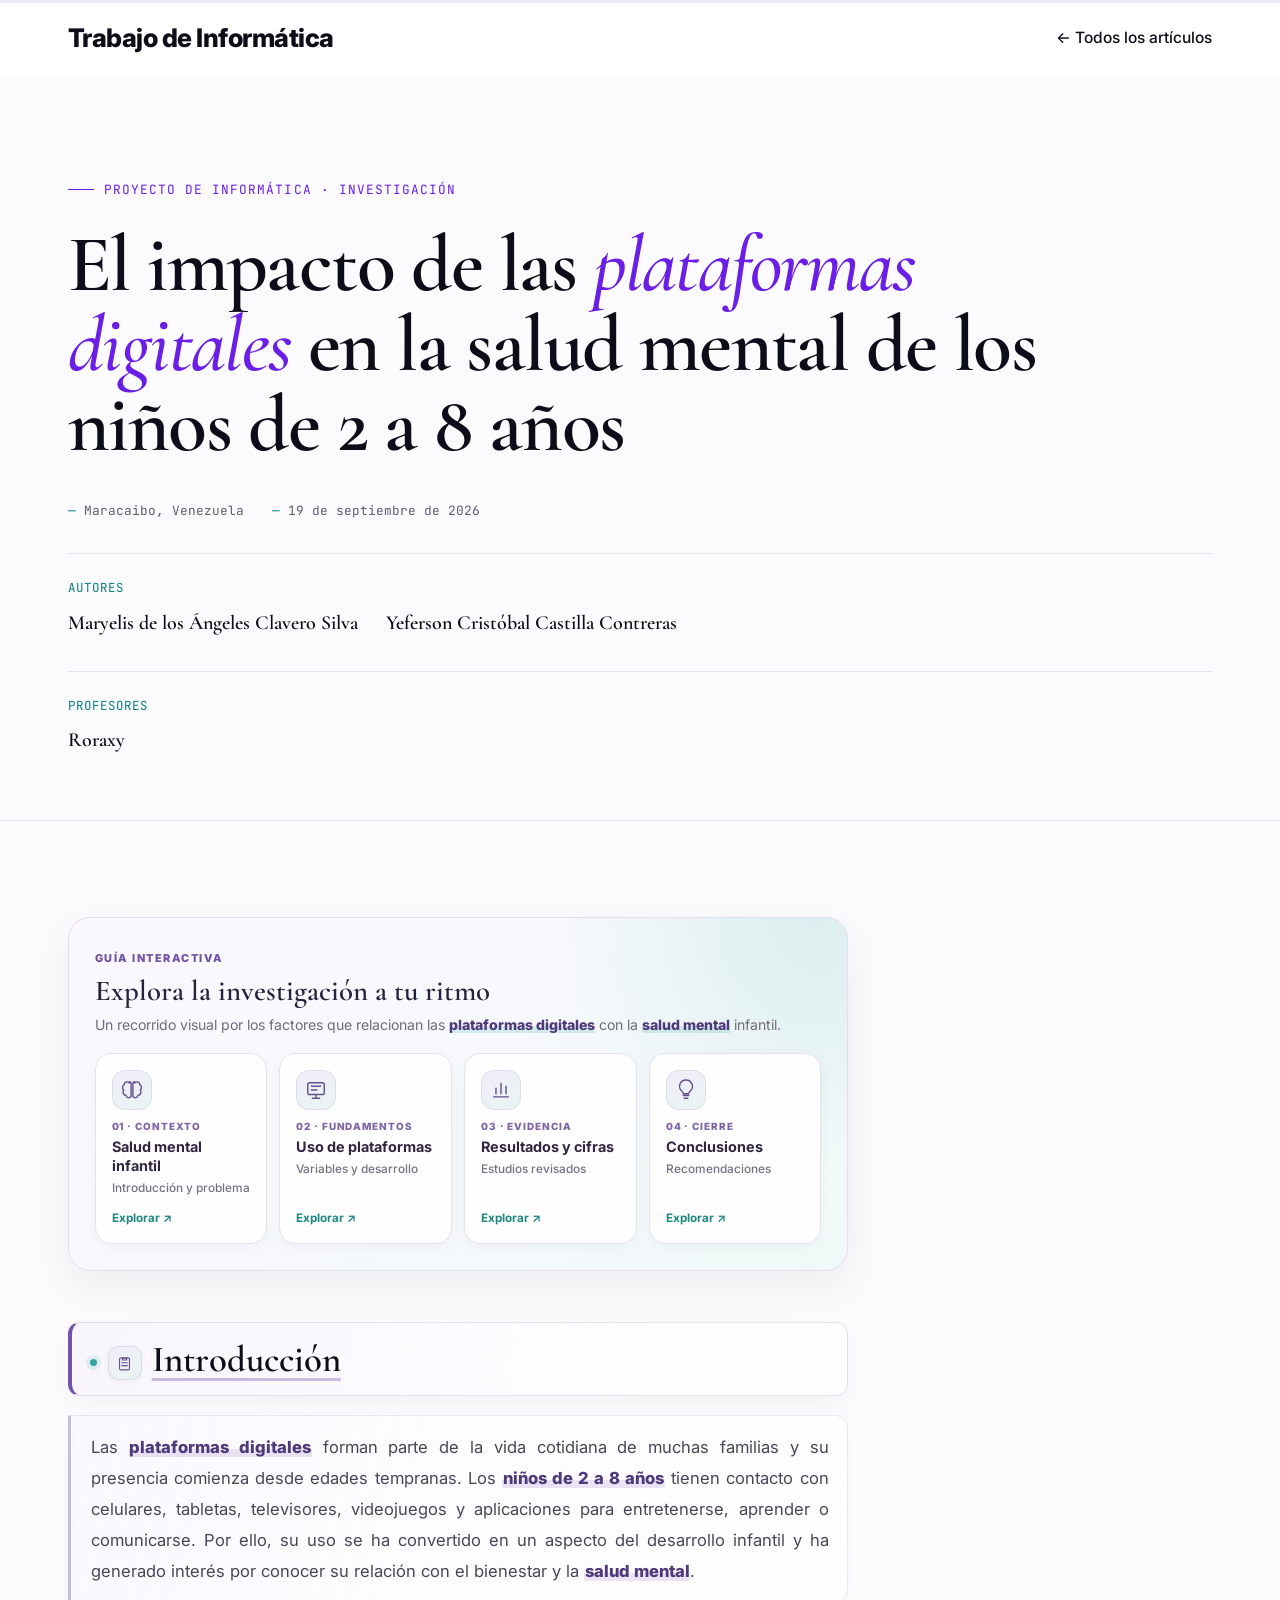
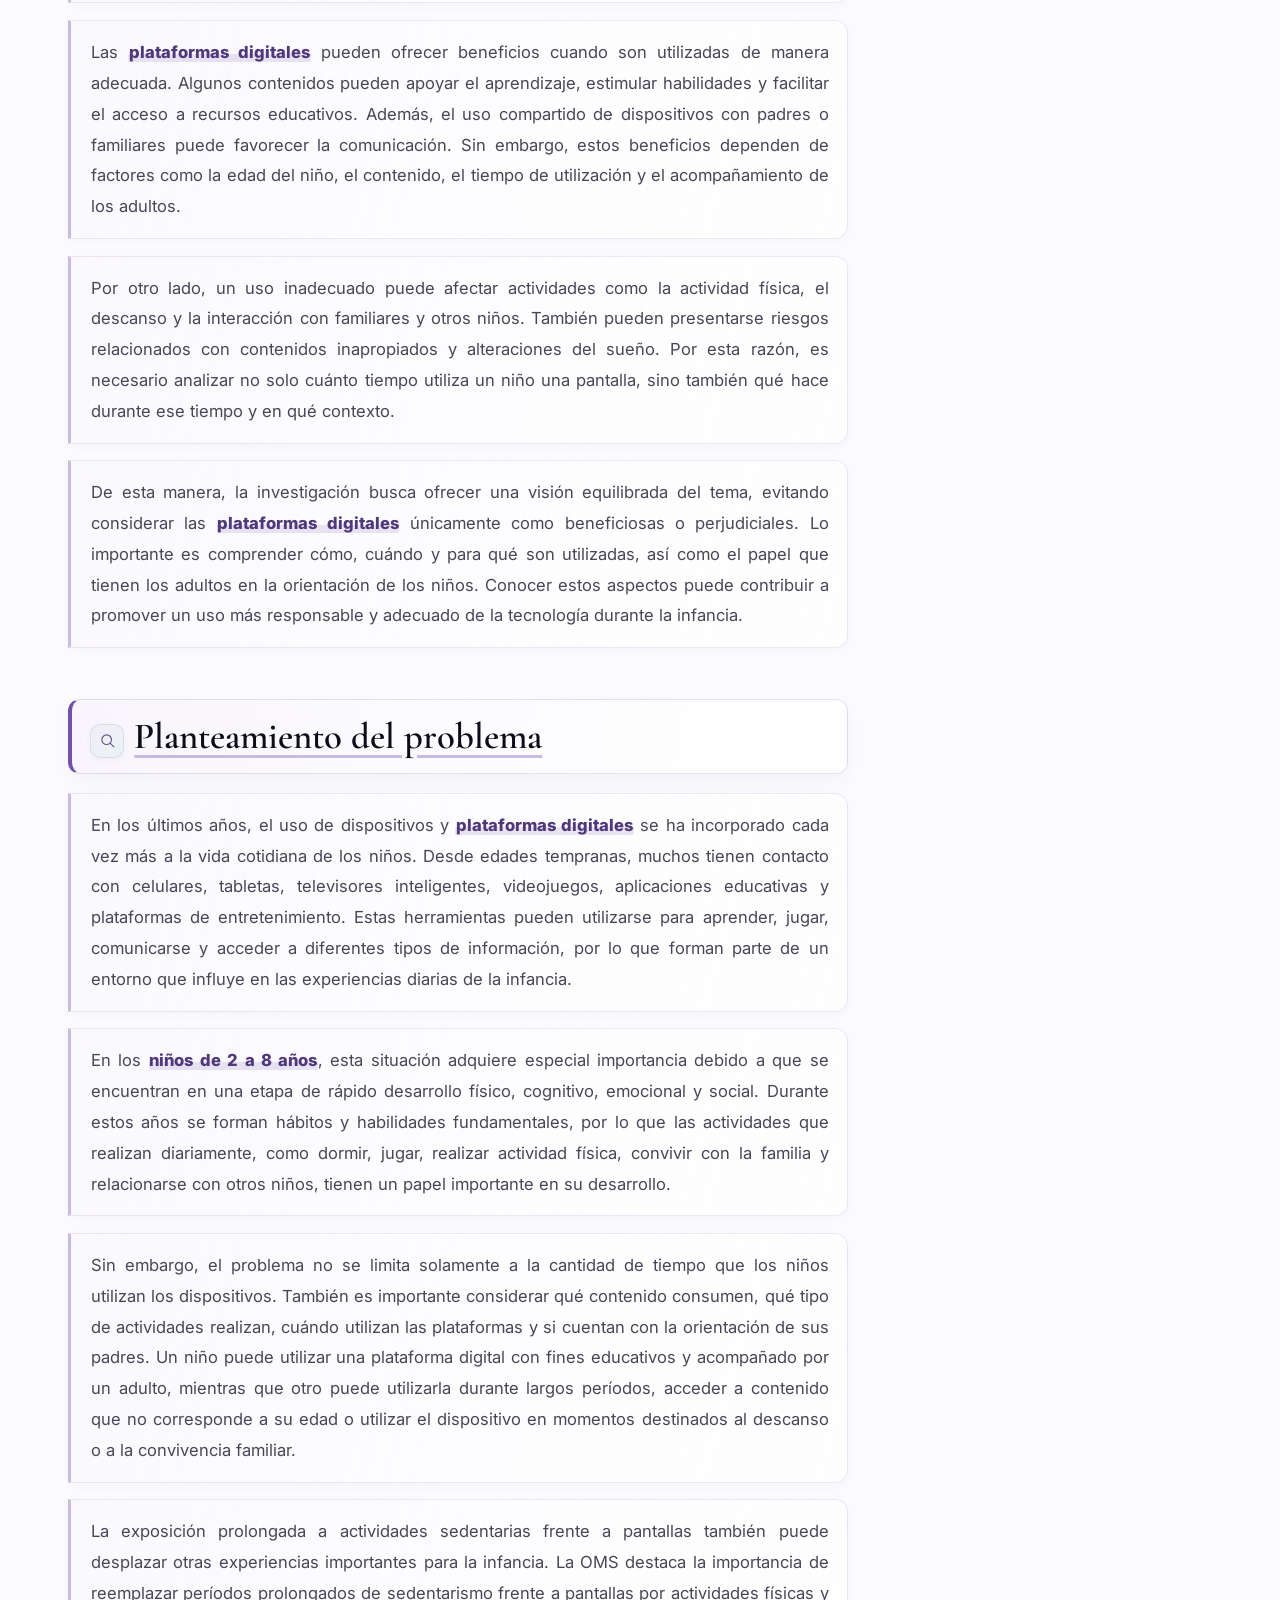
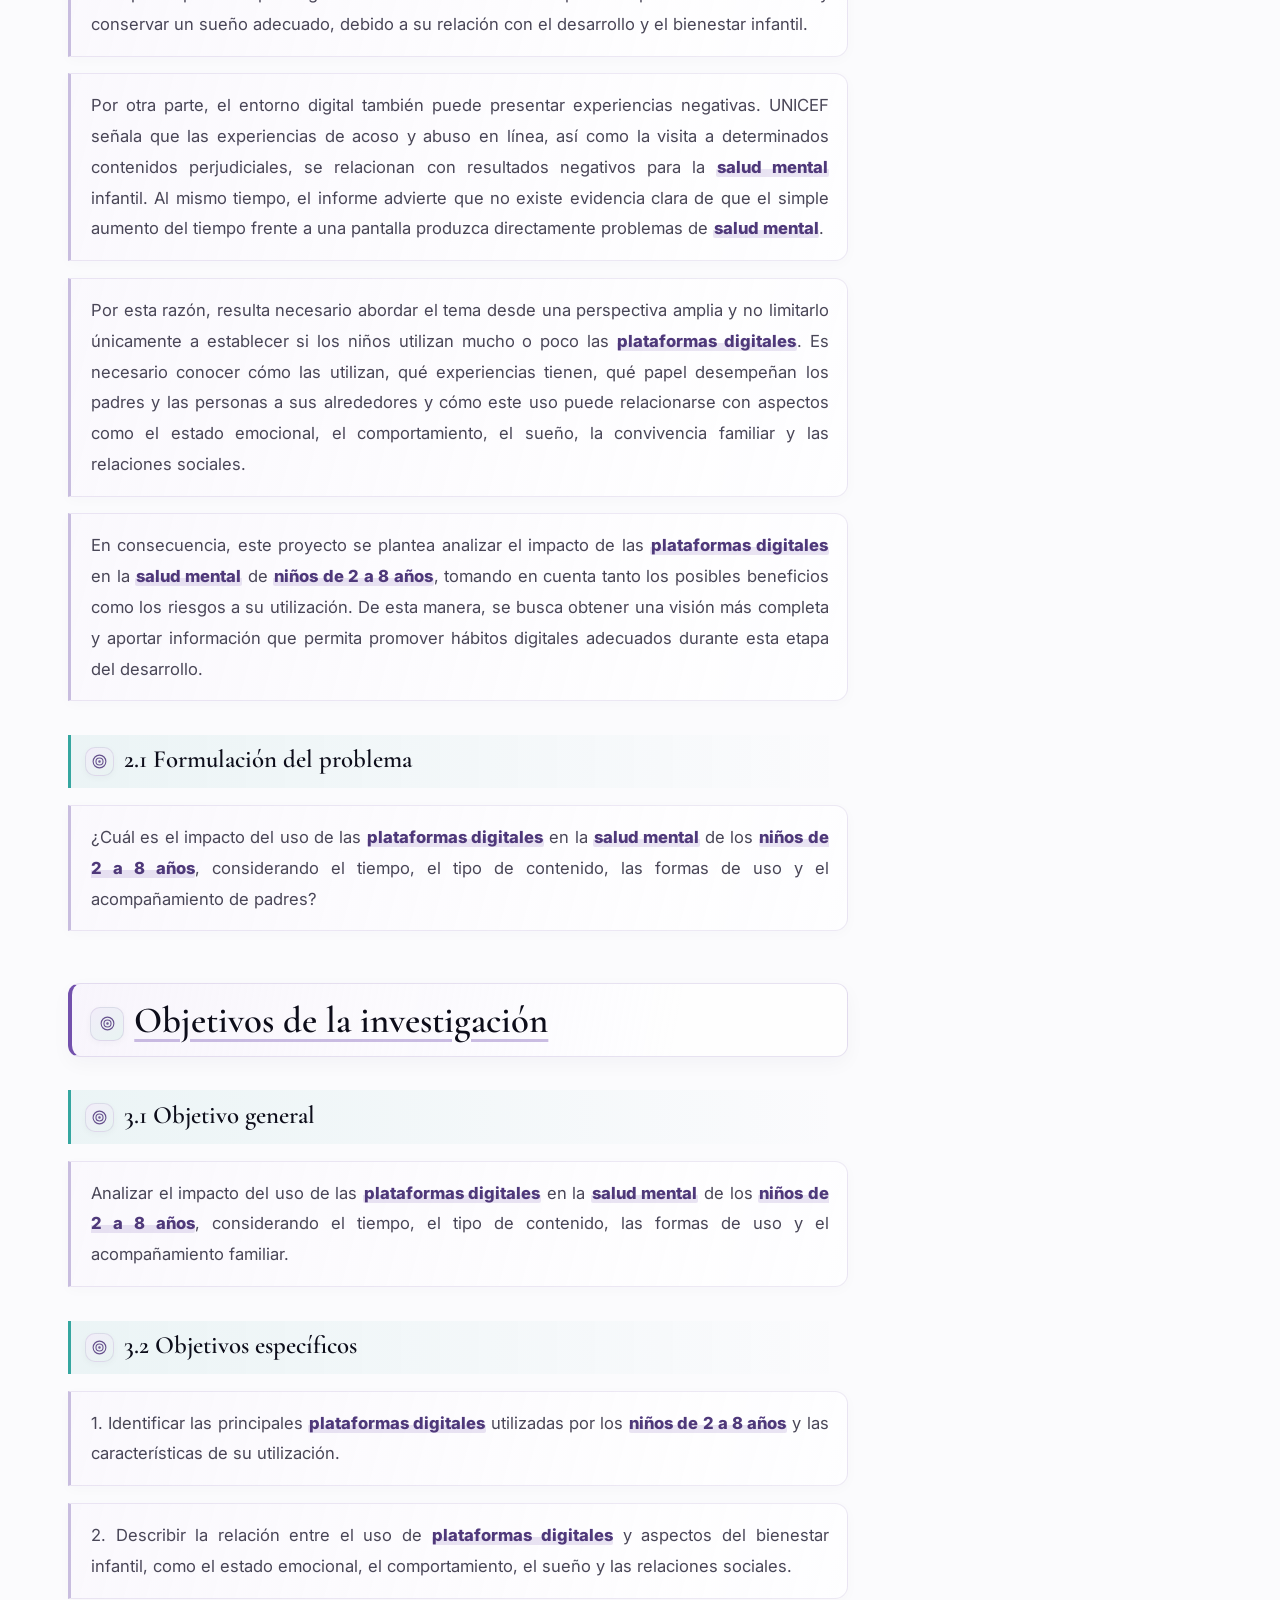
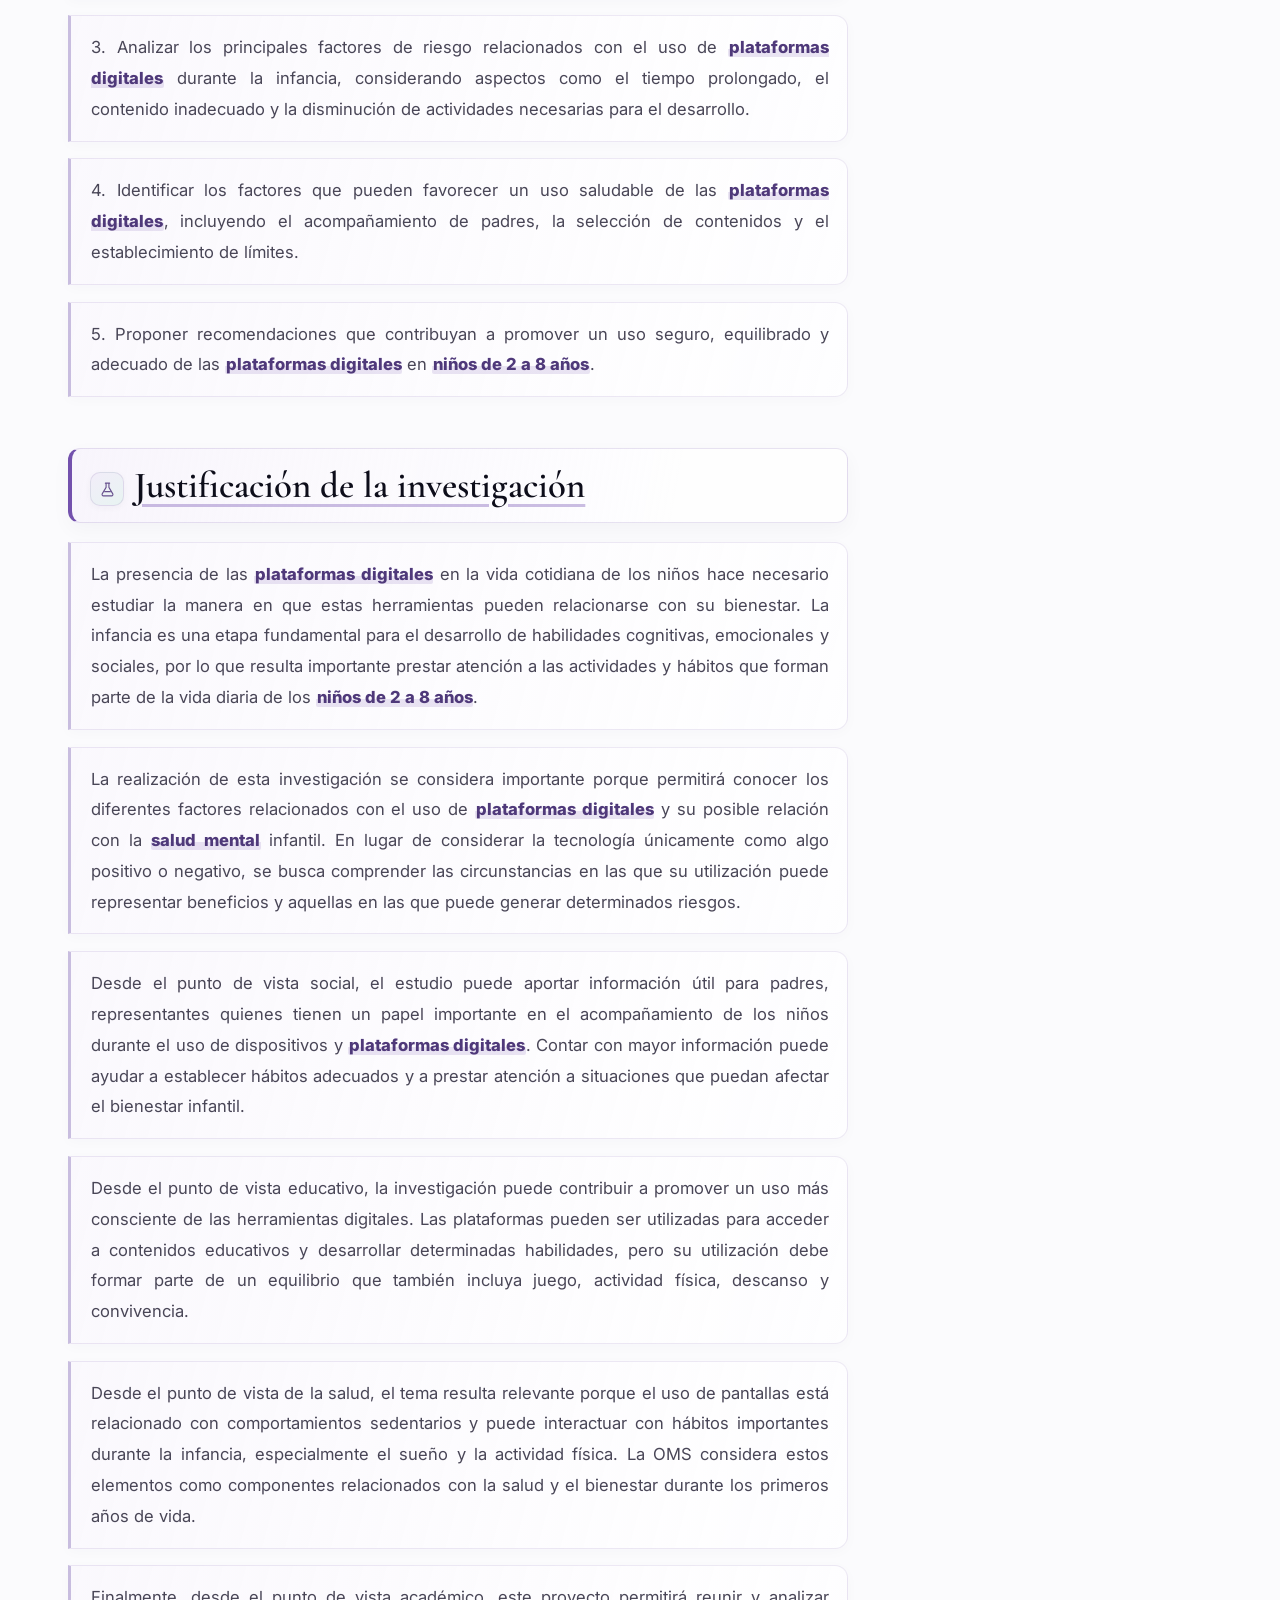
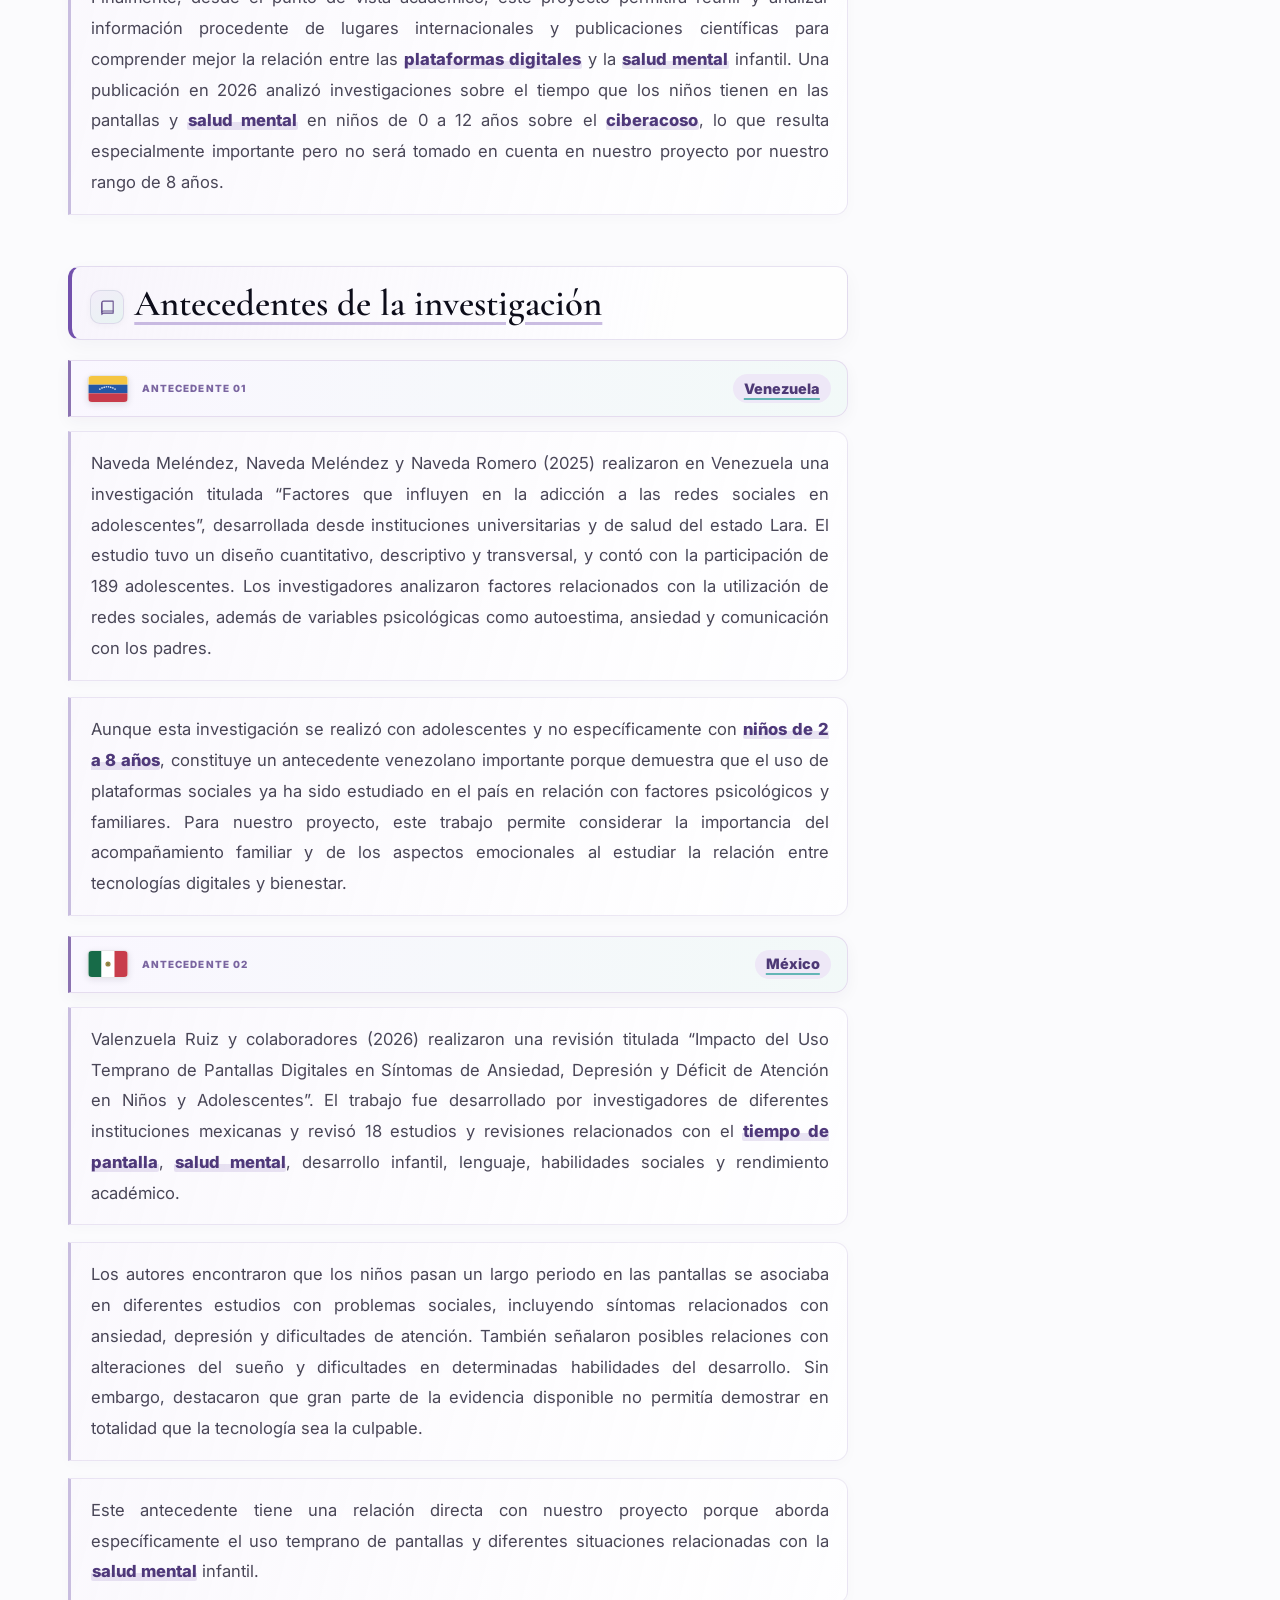
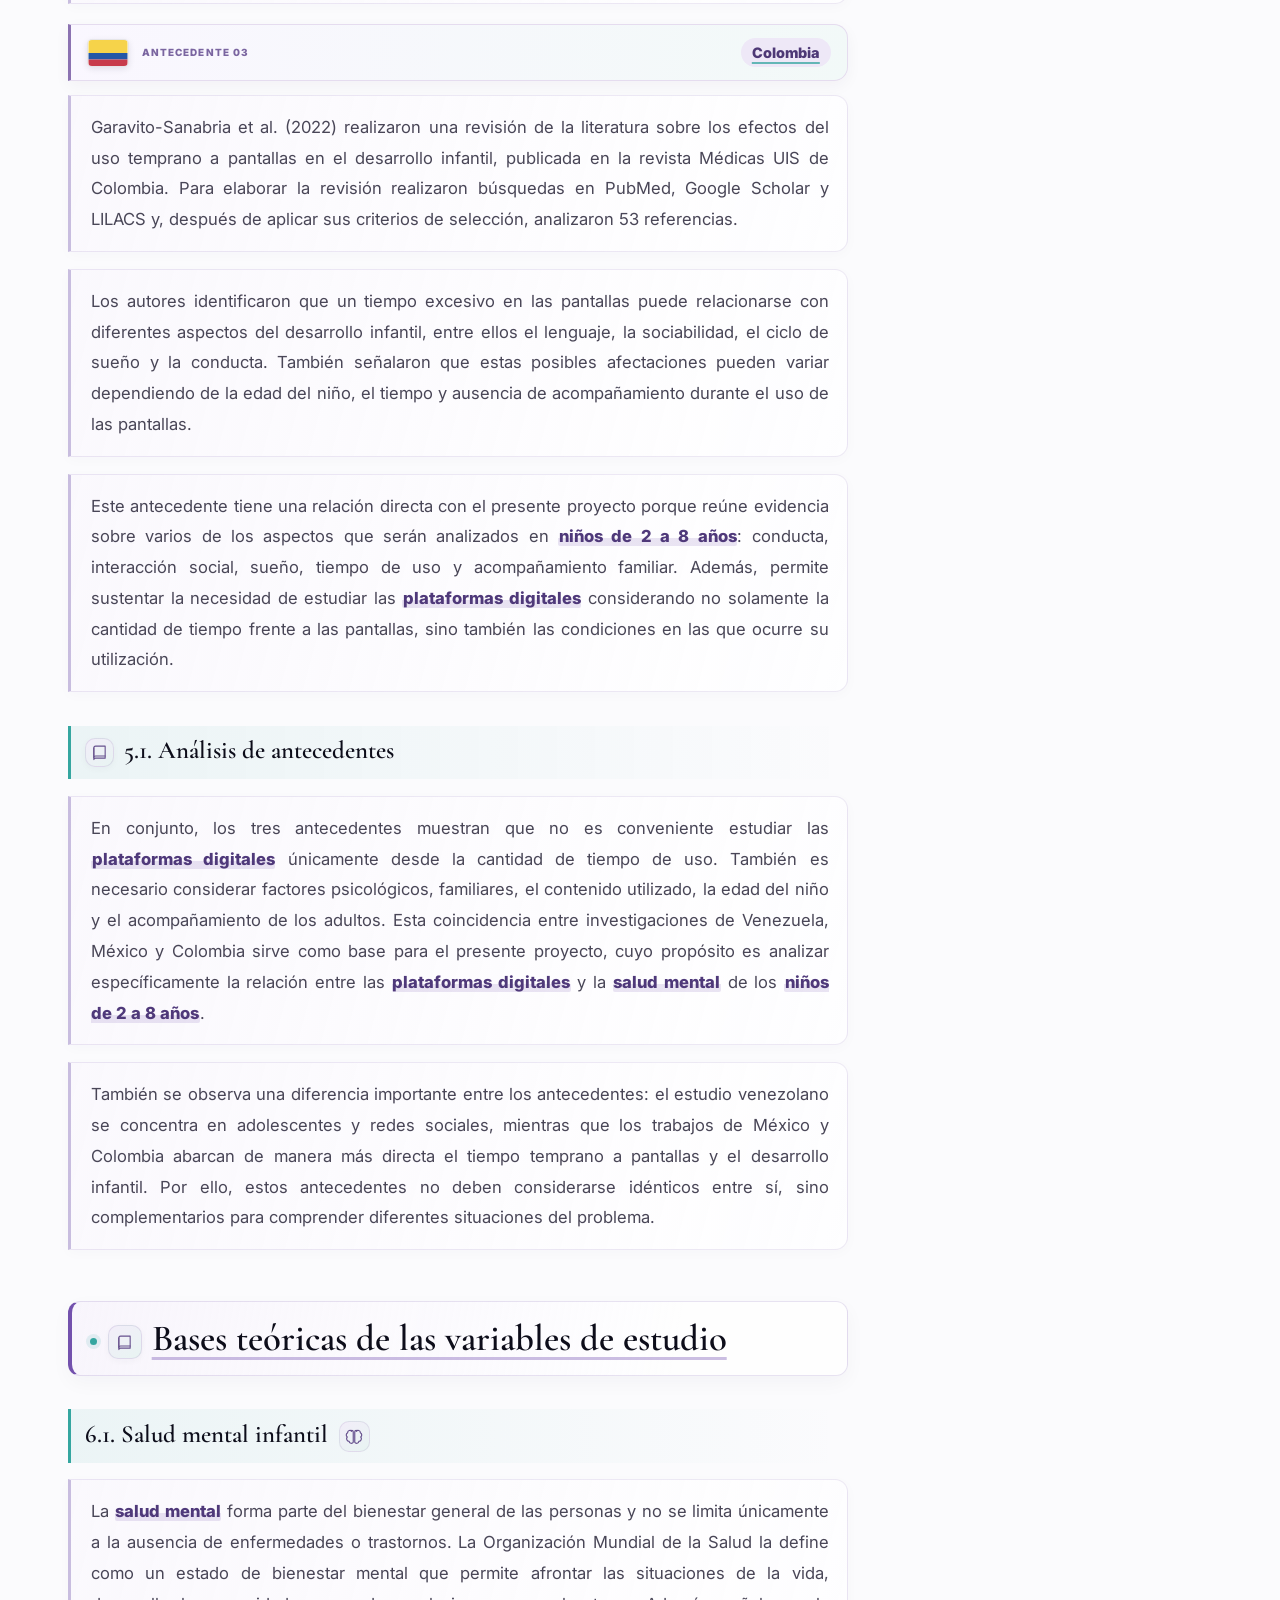
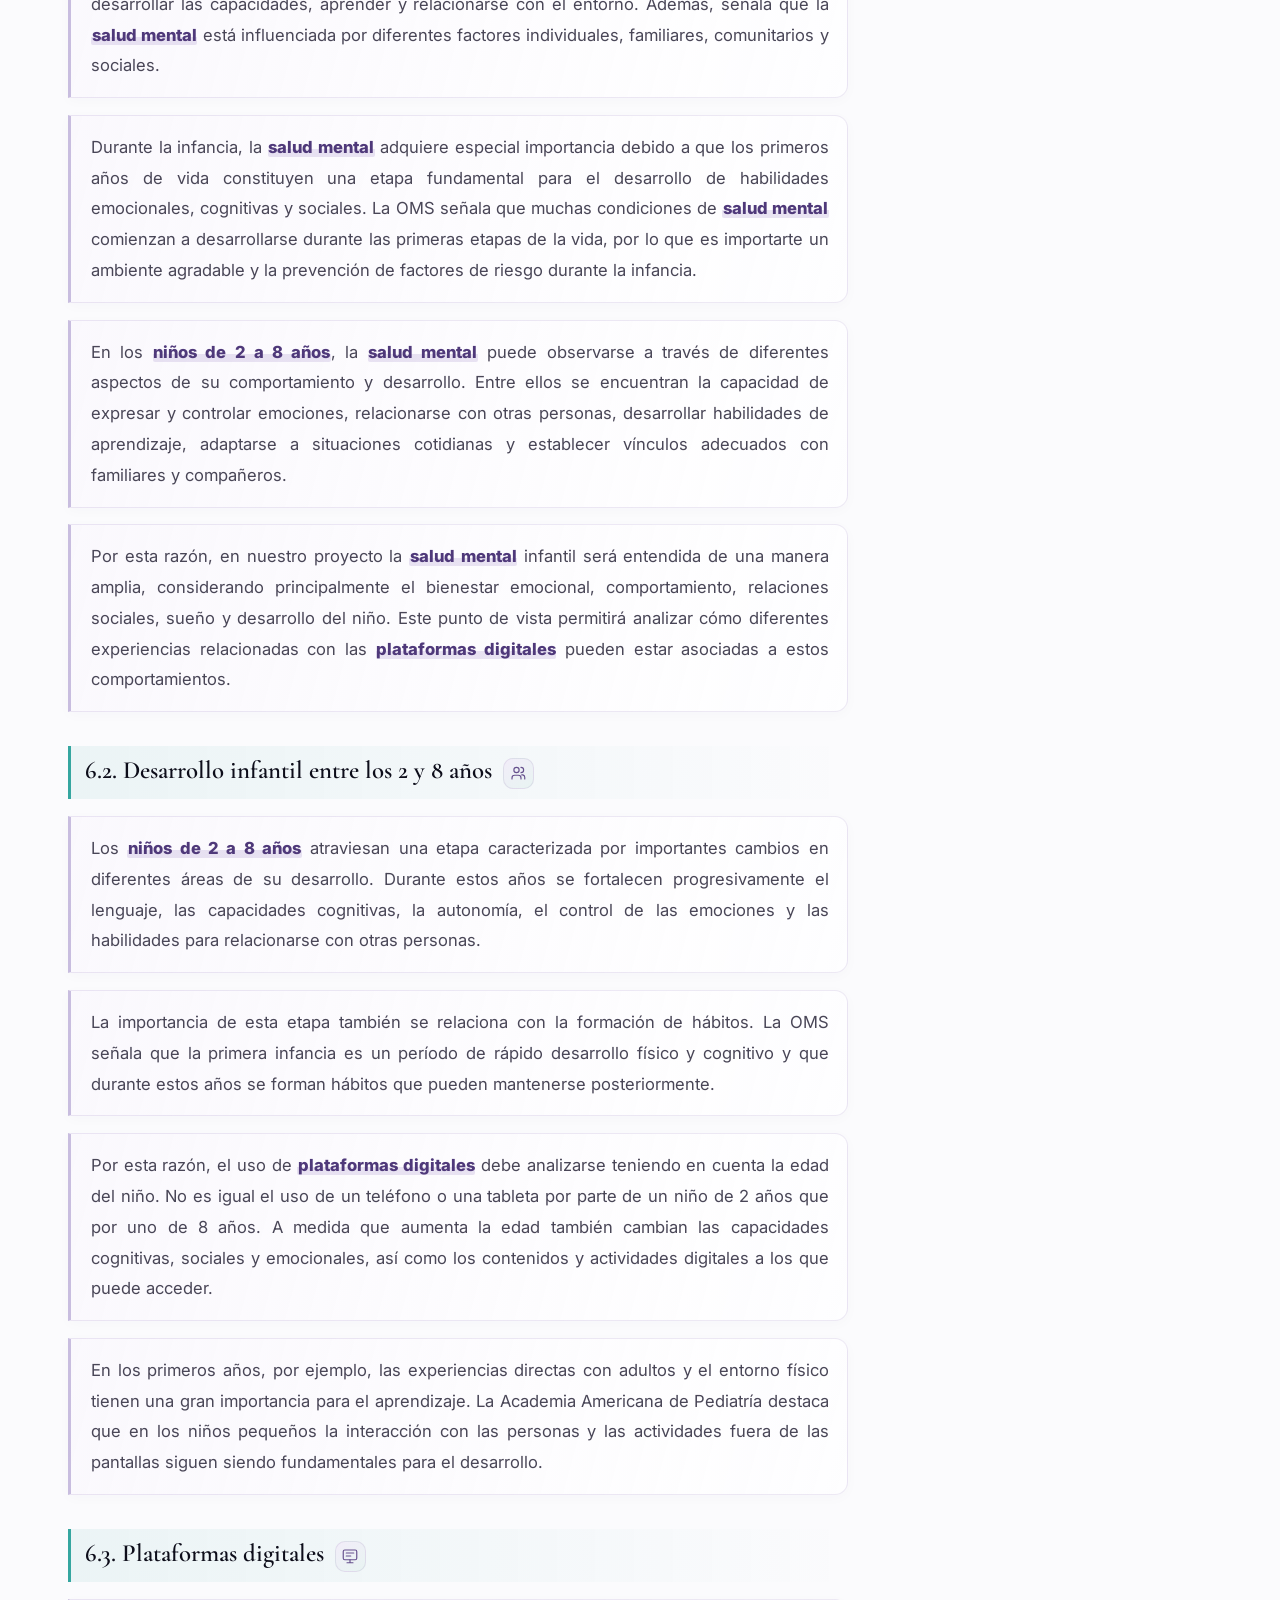
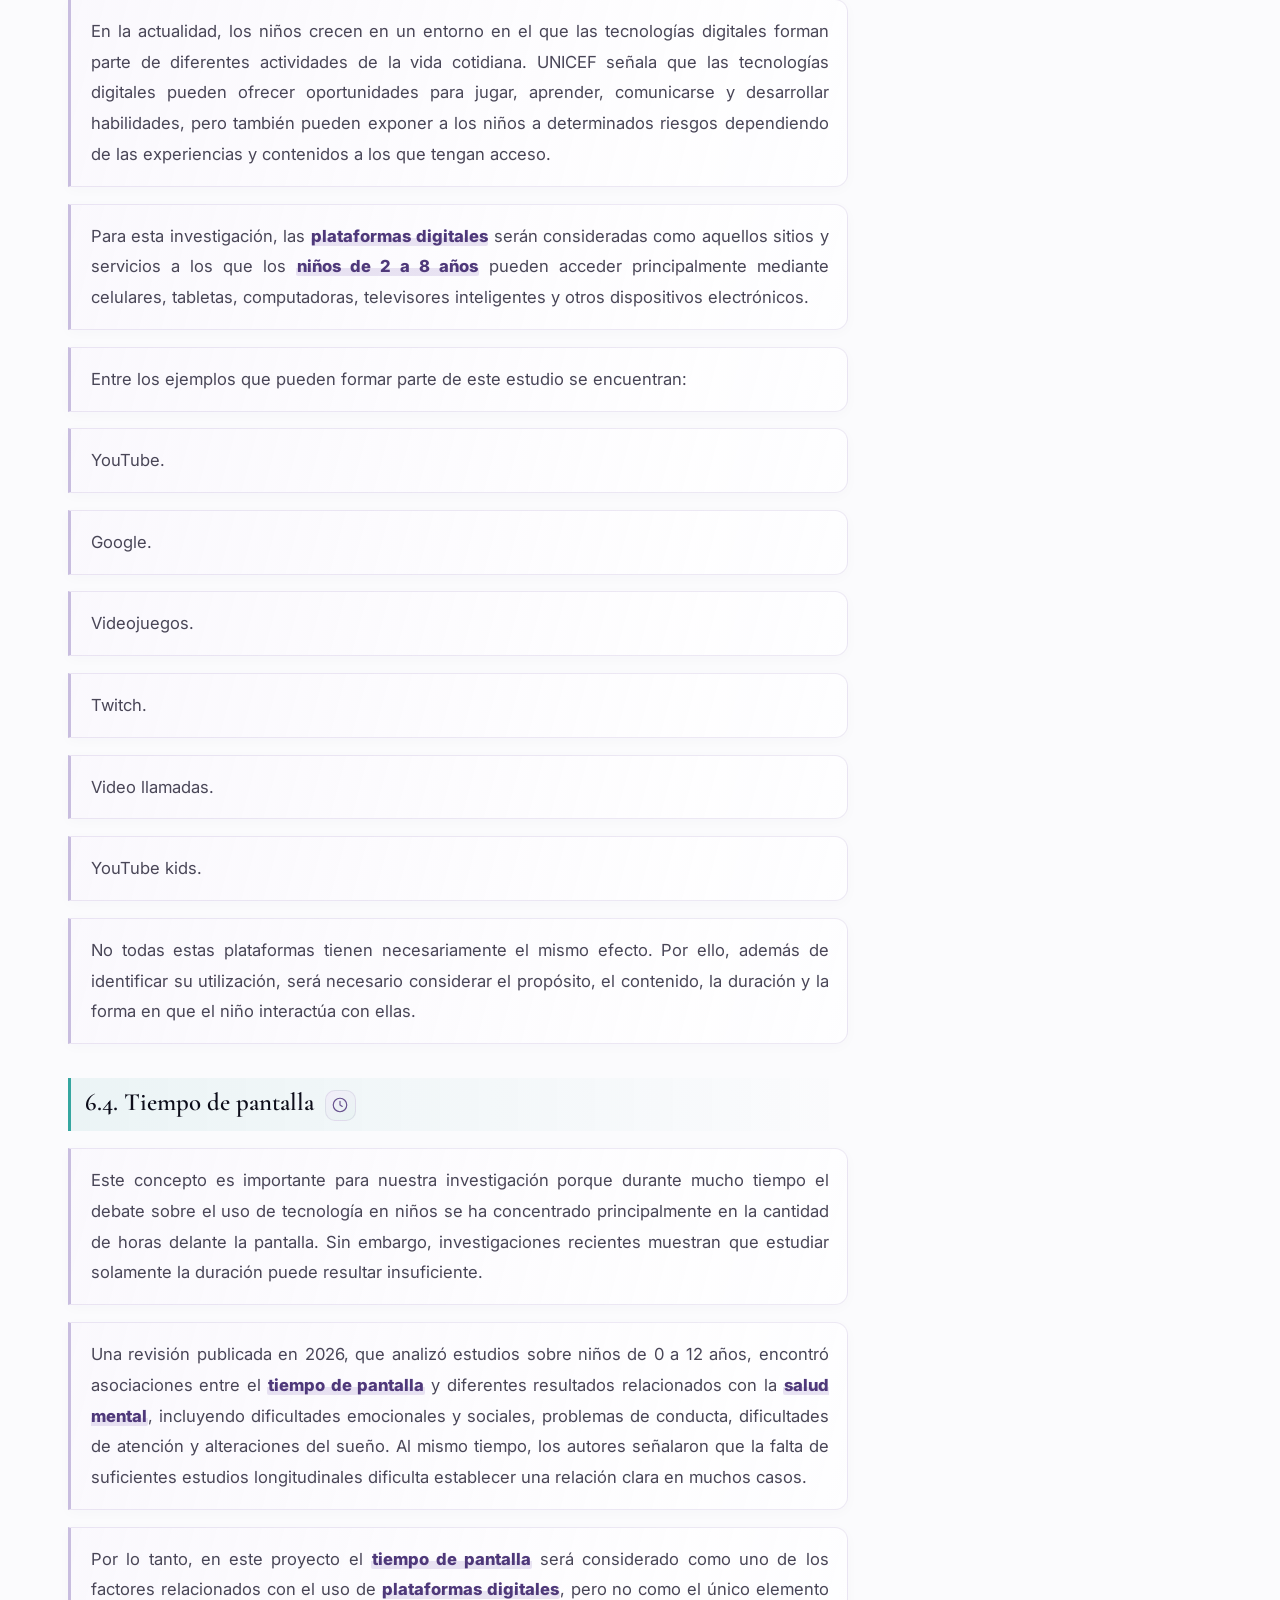
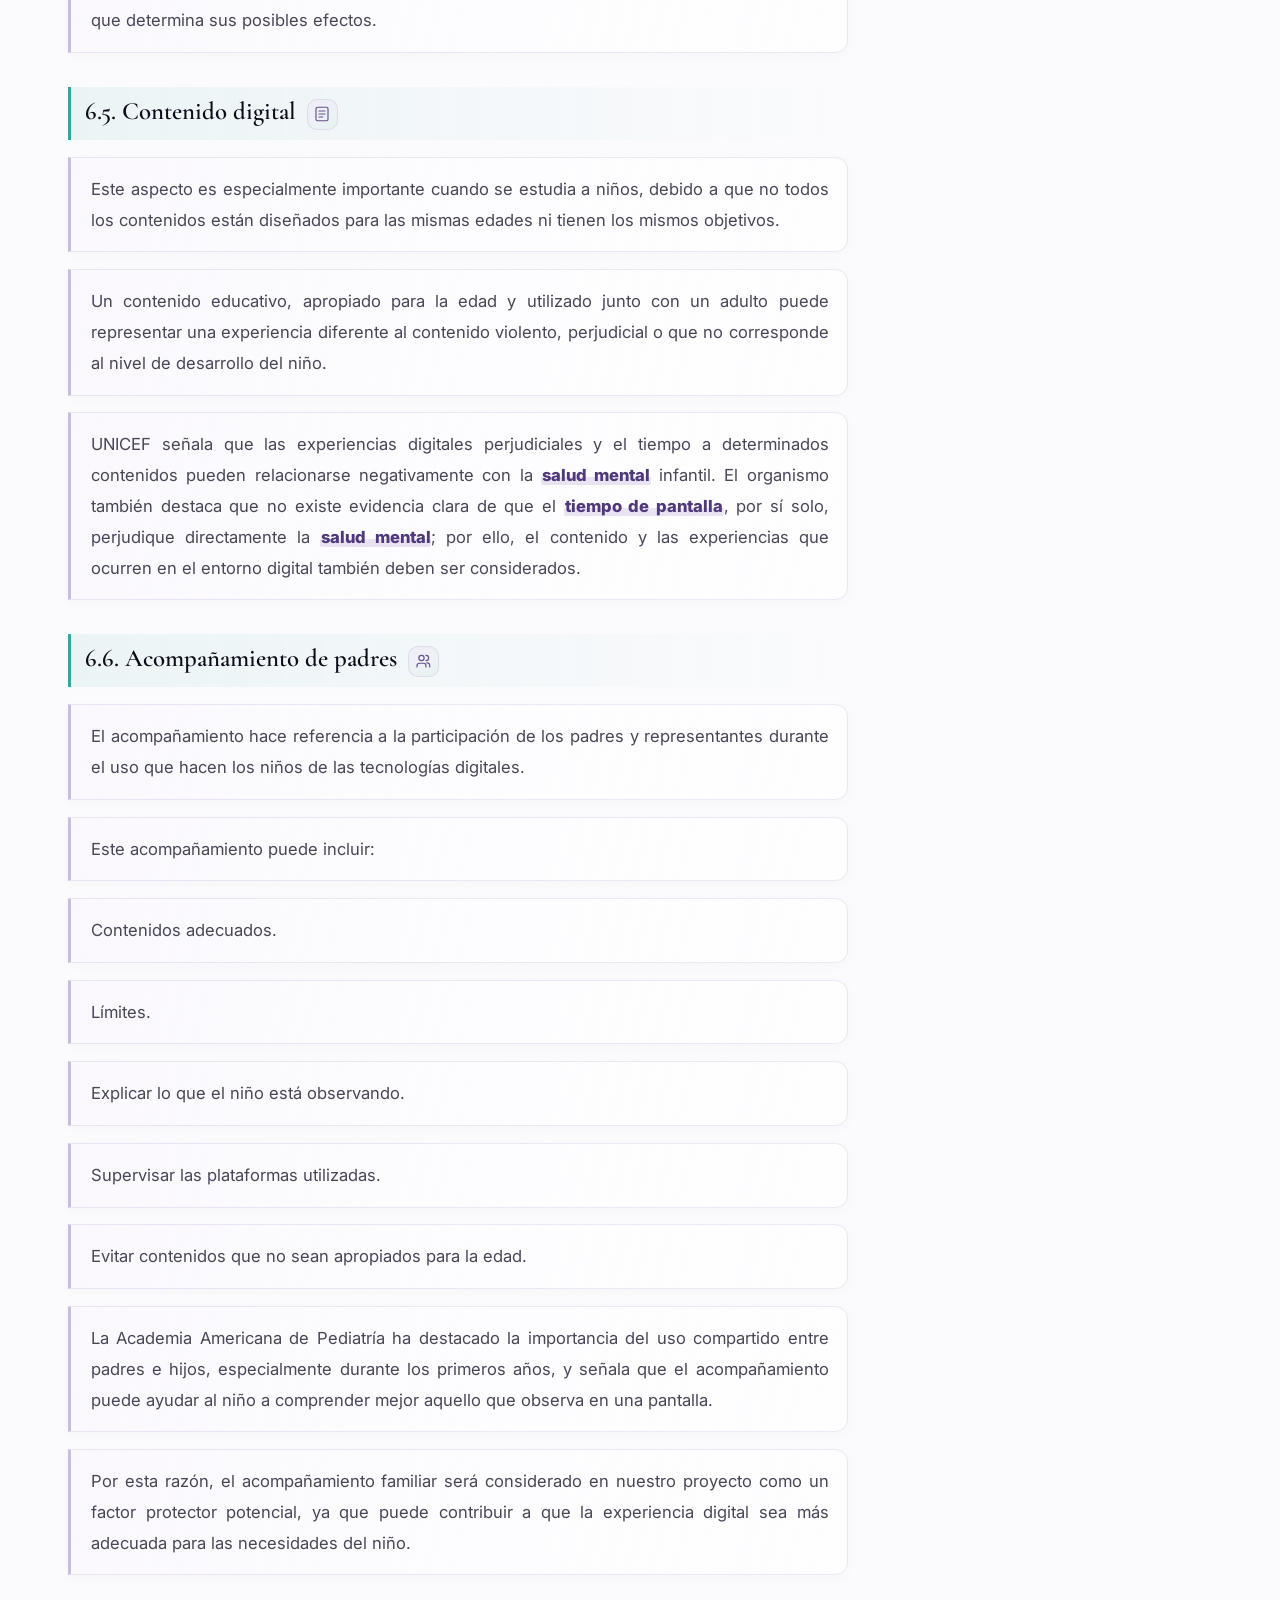
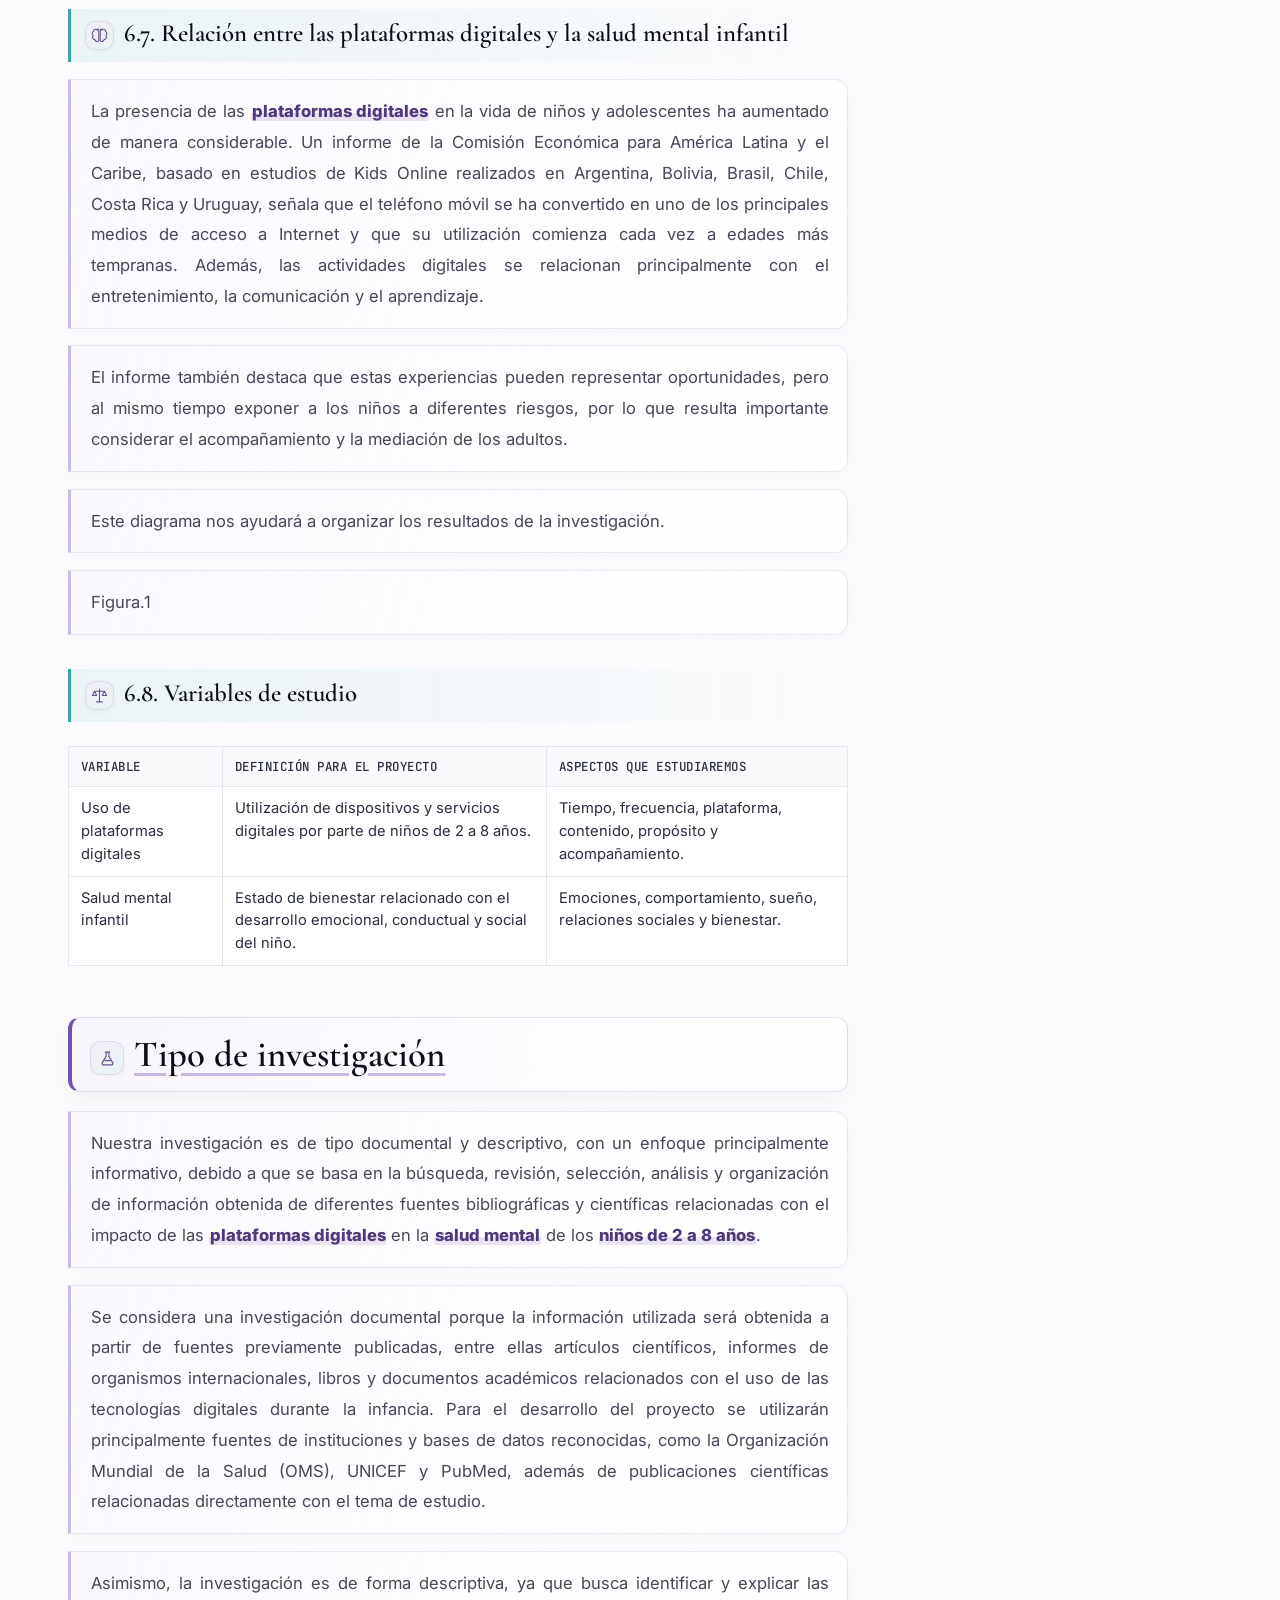
<file: articulo-1.html>
<!doctype html>
<html lang="es">
<head>
  <meta charset="utf-8">
  <meta name="viewport" content="width=device-width, initial-scale=1">
  <title>El impacto de las plataformas digitales en la salud mental de los niños de 2 a 8 años</title>
  <meta name="description" content="Proyecto de Informática. Documento del trabajo, texto reproducido del archivo original.">
  <link rel="stylesheet" href="styles.css">
  <link rel="stylesheet" href="article.css">
</head>
<body>
<div class="reading-progress" aria-hidden="true"><span class="progress"></span></div>


  <div class="progress"></div>

  <header>
    <div class="container">
      <a class="logo" href="index.html" style="color: var(--ink);">Trabajo de Informática</a>
      <nav>
        <a href="index.html#articulos">← Todos los artículos</a>
      </nav>
    </div>
  </header>

  <main>

    <section class="a-hero">
      <div class="container">
        <span class="kicker">Proyecto de Informática · Investigación</span>
        <h1>El impacto de las <em>plataformas digitales</em> en la salud mental de los niños de 2 a 8 años</h1>
        <div class="meta"><span>Maracaibo, Venezuela</span><span>19 de septiembre de 2026</span></div>
        <div class="authors reveal"><span class="authors-label">Autores</span><ul><li>Maryelis de los Ángeles Clavero Silva</li><li>Yeferson Cristóbal Castilla Contreras</li></ul></div>
        <div class="authors reveal"><span class="authors-label">Profesores</span><ul><li>Roraxy</li></ul></div>
      </div>
    </section>

    <section class="a-sec">
      <div class="container">
        <div class="doc">
<nav class="article1-reading-map" aria-label="Explora el artículo"><div class="a1-map-intro"><span>GUÍA INTERACTIVA</span><h3>Explora la investigación a tu ritmo</h3><p>Un recorrido visual por los factores que relacionan las plataformas digitales con la salud mental infantil.</p></div><div class="a1-map-grid">
<a href="#a1-intro" class="a1-map-card"><span class="a1-icon"><svg viewBox="0 0 24 24" aria-hidden="true"><path d="M9 4.5a3 3 0 0 0-5.5 1.7A3.5 3.5 0 0 0 3 12a3.5 3.5 0 0 0 2.5 5.8A3 3 0 0 0 11 19V5a2 2 0 0 0-2-2"/><path d="M15 4.5a3 3 0 0 1 5.5 1.7A3.5 3.5 0 0 1 21 12a3.5 3.5 0 0 1-2.5 5.8A3 3 0 0 1 13 19V5a2 2 0 0 1 2-2"/></svg></span><small>01 · CONTEXTO</small><strong>Salud mental infantil</strong><em>Introducción y problema</em><b>Explorar ↗</b></a>
<a href="#a1-theory" class="a1-map-card"><span class="a1-icon"><svg viewBox="0 0 24 24" aria-hidden="true"><rect x="3" y="4" width="18" height="13" rx="2"/><path d="M8 21h8m-4-4v4M7 8h10m-10 4h6"/></svg></span><small>02 · FUNDAMENTOS</small><strong>Uso de plataformas</strong><em>Variables y desarrollo</em><b>Explorar ↗</b></a>
<a href="#a1-results" class="a1-map-card"><span class="a1-icon"><svg viewBox="0 0 24 24" aria-hidden="true"><path d="M4 19.5h16"/><path d="M6.5 16V10m5.5 6V5m5.5 11v-8"/></svg></span><small>03 · EVIDENCIA</small><strong>Resultados y cifras</strong><em>Estudios revisados</em><b>Explorar ↗</b></a>
<a href="#a1-conclusions" class="a1-map-card"><span class="a1-icon"><svg viewBox="0 0 24 24" aria-hidden="true"><path d="M9 18h6m-5 3h4m-2-20a7 7 0 0 0-4.2 12.6c.8.6 1.2 1.3 1.2 2.4h6c0-1.1.4-1.8 1.2-2.4A7 7 0 0 0 12 1z"/></svg></span><small>04 · CIERRE</small><strong>Conclusiones</strong><em>Recomendaciones</em><b>Explorar ↗</b></a></div></nav>
<h2 id="a1-intro">Introducción</h2>
<p>Las plataformas digitales forman parte de la vida cotidiana de muchas familias y su presencia comienza desde edades tempranas. Los niños de 2 a 8 años tienen contacto con celulares, tabletas, televisores, videojuegos y aplicaciones para entretenerse, aprender o comunicarse. Por ello, su uso se ha convertido en un aspecto del desarrollo infantil y ha generado interés por conocer su relación con el bienestar y la salud mental.</p>
<p>Las plataformas digitales pueden ofrecer beneficios cuando son utilizadas de manera adecuada. Algunos contenidos pueden apoyar el aprendizaje, estimular habilidades y facilitar el acceso a recursos educativos. Además, el uso compartido de dispositivos con padres o familiares puede favorecer la comunicación. Sin embargo, estos beneficios dependen de factores como la edad del niño, el contenido, el tiempo de utilización y el acompañamiento de los adultos.</p>
<p>Por otro lado, un uso inadecuado puede afectar actividades como la actividad física, el descanso y la interacción con familiares y otros niños. También pueden presentarse riesgos relacionados con contenidos inapropiados y alteraciones del sueño. Por esta razón, es necesario analizar no solo cuánto tiempo utiliza un niño una pantalla, sino también qué hace durante ese tiempo y en qué contexto.</p>
<p>De esta manera, la investigación busca ofrecer una visión equilibrada del tema, evitando considerar las plataformas digitales únicamente como beneficiosas o perjudiciales. Lo importante es comprender cómo, cuándo y para qué son utilizadas, así como el papel que tienen los adultos en la orientación de los niños. Conocer estos aspectos puede contribuir a promover un uso más responsable y adecuado de la tecnología durante la infancia.</p>
<h2>Planteamiento del problema</h2>
<p>En los últimos años, el uso de dispositivos y plataformas digitales se ha incorporado cada vez más a la vida cotidiana de los niños. Desde edades tempranas, muchos tienen contacto con celulares, tabletas, televisores inteligentes, videojuegos, aplicaciones educativas y plataformas de entretenimiento. Estas herramientas pueden utilizarse para aprender, jugar, comunicarse y acceder a diferentes tipos de información, por lo que forman parte de un entorno que influye en las experiencias diarias de la infancia.</p>
<p>En los niños de 2 a 8 años, esta situación adquiere especial importancia debido a que se encuentran en una etapa de rápido desarrollo físico, cognitivo, emocional y social. Durante estos años se forman hábitos y habilidades fundamentales, por lo que las actividades que realizan diariamente, como dormir, jugar, realizar actividad física, convivir con la familia y relacionarse con otros niños, tienen un papel importante en su desarrollo.</p>
<p>Sin embargo, el problema no se limita solamente a la cantidad de tiempo que los niños utilizan los dispositivos. También es importante considerar qué contenido consumen, qué tipo de actividades realizan, cuándo utilizan las plataformas y si cuentan con la orientación de sus padres. Un niño puede utilizar una plataforma digital con fines educativos y acompañado por un adulto, mientras que otro puede utilizarla durante largos períodos, acceder a contenido que no corresponde a su edad o utilizar el dispositivo en momentos destinados al descanso o a la convivencia familiar.</p>
<p>La exposición prolongada a actividades sedentarias frente a pantallas también puede desplazar otras experiencias importantes para la infancia. La OMS destaca la importancia de reemplazar períodos prolongados de sedentarismo frente a pantallas por actividades físicas y conservar un sueño adecuado, debido a su relación con el desarrollo y el bienestar infantil.</p>
<p>Por otra parte, el entorno digital también puede presentar experiencias negativas. UNICEF señala que las experiencias de acoso y abuso en línea, así como la visita a determinados contenidos perjudiciales, se relacionan con resultados negativos para la salud mental infantil. Al mismo tiempo, el informe advierte que no existe evidencia clara de que el simple aumento del tiempo frente a una pantalla produzca directamente problemas de salud mental.</p>
<p>Por esta razón, resulta necesario abordar el tema desde una perspectiva amplia y no limitarlo únicamente a establecer si los niños utilizan mucho o poco las plataformas digitales. Es necesario conocer cómo las utilizan, qué experiencias tienen, qué papel desempeñan los padres y las personas a sus alrededores y cómo este uso puede relacionarse con aspectos como el estado emocional, el comportamiento, el sueño, la convivencia familiar y las relaciones sociales.</p>
<p>En consecuencia, este proyecto se plantea analizar el impacto de las plataformas digitales en la salud mental de niños de 2 a 8 años, tomando en cuenta tanto los posibles beneficios como los riesgos a su utilización. De esta manera, se busca obtener una visión más completa y aportar información que permita promover hábitos digitales adecuados durante esta etapa del desarrollo.</p>
<h3>2.1 Formulación del problema</h3>
<p>¿Cuál es el impacto del uso de las plataformas digitales en la salud mental de los niños de 2 a 8 años, considerando el tiempo, el tipo de contenido, las formas de uso y el acompañamiento de padres?</p>
<h2>Objetivos de la investigación</h2>
<h3>3.1 Objetivo general</h3>
<p>Analizar el impacto del uso de las plataformas digitales en la salud mental de los niños de 2 a 8 años, considerando el tiempo, el tipo de contenido, las formas de uso y el acompañamiento familiar.</p>
<h3>3.2 Objetivos específicos</h3>
<p>1. Identificar las principales plataformas digitales utilizadas por los niños de 2 a 8 años y las características de su utilización.</p>
<p>2. Describir la relación entre el uso de plataformas digitales y aspectos del bienestar infantil, como el estado emocional, el comportamiento, el sueño y las relaciones sociales.</p>
<p>3. Analizar los principales factores de riesgo relacionados con el uso de plataformas digitales durante la infancia, considerando aspectos como el tiempo prolongado, el contenido inadecuado y la disminución de actividades necesarias para el desarrollo.</p>
<p>4. Identificar los factores que pueden favorecer un uso saludable de las plataformas digitales, incluyendo el acompañamiento de padres, la selección de contenidos y el establecimiento de límites.</p>
<p>5. Proponer recomendaciones que contribuyan a promover un uso seguro, equilibrado y adecuado de las plataformas digitales en niños de 2 a 8 años.</p>
<h2>Justificación de la investigación</h2>
<p>La presencia de las plataformas digitales en la vida cotidiana de los niños hace necesario estudiar la manera en que estas herramientas pueden relacionarse con su bienestar. La infancia es una etapa fundamental para el desarrollo de habilidades cognitivas, emocionales y sociales, por lo que resulta importante prestar atención a las actividades y hábitos que forman parte de la vida diaria de los niños de 2 a 8 años.</p>
<p>La realización de esta investigación se considera importante porque permitirá conocer los diferentes factores relacionados con el uso de plataformas digitales y su posible relación con la salud mental infantil. En lugar de considerar la tecnología únicamente como algo positivo o negativo, se busca comprender las circunstancias en las que su utilización puede representar beneficios y aquellas en las que puede generar determinados riesgos.</p>
<p>Desde el punto de vista social, el estudio puede aportar información útil para padres, representantes quienes tienen un papel importante en el acompañamiento de los niños durante el uso de dispositivos y plataformas digitales. Contar con mayor información puede ayudar a establecer hábitos adecuados y a prestar atención a situaciones que puedan afectar el bienestar infantil.</p>
<p>Desde el punto de vista educativo, la investigación puede contribuir a promover un uso más consciente de las herramientas digitales. Las plataformas pueden ser utilizadas para acceder a contenidos educativos y desarrollar determinadas habilidades, pero su utilización debe formar parte de un equilibrio que también incluya juego, actividad física, descanso y convivencia.</p>
<p>Desde el punto de vista de la salud, el tema resulta relevante porque el uso de pantallas está relacionado con comportamientos sedentarios y puede interactuar con hábitos importantes durante la infancia, especialmente el sueño y la actividad física. La OMS considera estos elementos como componentes relacionados con la salud y el bienestar durante los primeros años de vida.</p>
<p>Finalmente, desde el punto de vista académico, este proyecto permitirá reunir y analizar información procedente de lugares internacionales y publicaciones científicas para comprender mejor la relación entre las plataformas digitales y la salud mental infantil. Una publicación en 2026 analizó investigaciones sobre el tiempo que los niños tienen en las pantallas y salud mental en niños de 0 a 12 años sobre el ciberacoso, lo que resulta especialmente importante pero no será tomado en cuenta en nuestro proyecto por nuestro rango de 8 años.</p>
<h2>Antecedentes de la investigación</h2>
<p class="country-marker"><span class="country-flag"><svg viewBox="0 0 36 24" aria-hidden="true"><rect width="36" height="8" fill="#F5C542"/><rect y="8" width="36" height="8" fill="#2457A6"/><rect y="16" width="36" height="8" fill="#C83B4B"/><g fill="#fff"><polygon points="10.50,11.05 10.78,11.71 11.50,11.78 10.96,12.25 11.12,12.95 10.50,12.58 9.88,12.95 10.04,12.25 9.50,11.78 10.22,11.71"/><polygon points="12.50,10.05 12.78,10.71 13.50,10.78 12.96,11.25 13.12,11.95 12.50,11.58 11.88,11.95 12.04,11.25 11.50,10.78 12.22,10.71"/><polygon points="14.50,9.35 14.78,10.01 15.50,10.08 14.96,10.55 15.12,11.25 14.50,10.88 13.88,11.25 14.04,10.55 13.50,10.08 14.22,10.01"/><polygon points="16.50,8.95 16.78,9.61 17.50,9.68 16.96,10.15 17.12,10.85 16.50,10.48 15.88,10.85 16.04,10.15 15.50,9.68 16.22,9.61"/><polygon points="18.50,8.95 18.78,9.61 19.50,9.68 18.96,10.15 19.12,10.85 18.50,10.48 17.88,10.85 18.04,10.15 17.50,9.68 18.22,9.61"/><polygon points="20.50,9.35 20.78,10.01 21.50,10.08 20.96,10.55 21.12,11.25 20.50,10.88 19.88,11.25 20.04,10.55 19.50,10.08 20.22,10.01"/><polygon points="22.50,10.05 22.78,10.71 23.50,10.78 22.96,11.25 23.12,11.95 22.50,11.58 21.88,11.95 22.04,11.25 21.50,10.78 22.22,10.71"/><polygon points="24.50,11.05 24.78,11.71 25.50,11.78 24.96,12.25 25.12,12.95 24.50,12.58 23.88,12.95 24.04,12.25 23.50,11.78 24.22,11.71"/></g></svg></span><span class="country-index">ANTECEDENTE 01</span><strong>Venezuela</strong></p>
<p>Naveda Meléndez, Naveda Meléndez y Naveda Romero (2025) realizaron en Venezuela una investigación titulada “Factores que influyen en la adicción a las redes sociales en adolescentes”, desarrollada desde instituciones universitarias y de salud del estado Lara. El estudio tuvo un diseño cuantitativo, descriptivo y transversal, y contó con la participación de 189 adolescentes. Los investigadores analizaron factores relacionados con la utilización de redes sociales, además de variables psicológicas como autoestima, ansiedad y comunicación con los padres.</p>
<p>Aunque esta investigación se realizó con adolescentes y no específicamente con niños de 2 a 8 años, constituye un antecedente venezolano importante porque demuestra que el uso de plataformas sociales ya ha sido estudiado en el país en relación con factores psicológicos y familiares. Para nuestro proyecto, este trabajo permite considerar la importancia del acompañamiento familiar y de los aspectos emocionales al estudiar la relación entre tecnologías digitales y bienestar.</p>
<p class="country-marker"><span class="country-flag"><svg viewBox="0 0 36 24" aria-hidden="true"><rect width="12" height="24" fill="#176B48"/><rect x="12" width="12" height="24" fill="#fff"/><rect x="24" width="12" height="24" fill="#C83D4B"/><circle cx="18" cy="12" r="2.4" fill="#A58A48"/><path d="M17 10.5q2 1 0 3m2-3q-2 1 0 3" fill="none" stroke="#6C7A43" stroke-width=".7"/></svg></span><span class="country-index">ANTECEDENTE 02</span><strong>México</strong></p>
<p>Valenzuela Ruiz y colaboradores (2026) realizaron una revisión titulada “Impacto del Uso Temprano de Pantallas Digitales en Síntomas de Ansiedad, Depresión y Déficit de Atención en Niños y Adolescentes”. El trabajo fue desarrollado por investigadores de diferentes instituciones mexicanas y revisó 18 estudios y revisiones relacionados con el tiempo de pantalla, salud mental, desarrollo infantil, lenguaje, habilidades sociales y rendimiento académico.</p>
<p>Los autores encontraron que los niños pasan un largo periodo en las  pantallas se asociaba en diferentes estudios con problemas sociales, incluyendo síntomas relacionados con ansiedad, depresión y dificultades de atención. También señalaron posibles relaciones con alteraciones del sueño y dificultades en determinadas habilidades del desarrollo. Sin embargo, destacaron que gran parte de la evidencia disponible no permitía demostrar en totalidad que la tecnología sea la culpable.</p>
<p>Este antecedente tiene una relación directa con nuestro proyecto porque aborda específicamente el uso temprano de pantallas y diferentes situaciones relacionadas con la salud mental infantil.</p>
<p class="country-marker"><span class="country-flag"><svg viewBox="0 0 36 24" aria-hidden="true"><rect width="36" height="12" fill="#F6D34A"/><rect y="12" width="36" height="6" fill="#2457A6"/><rect y="18" width="36" height="6" fill="#C83B4B"/></svg></span><span class="country-index">ANTECEDENTE 03</span><strong>Colombia</strong></p>
<p>Garavito-Sanabria et al. (2022) realizaron una revisión de la literatura sobre los efectos del uso temprano a pantallas en el desarrollo infantil, publicada en la revista Médicas UIS de Colombia. Para elaborar la revisión realizaron búsquedas en PubMed, Google Scholar y LILACS y, después de aplicar sus criterios de selección, analizaron 53 referencias.</p>
<p>Los autores identificaron que un tiempo excesivo en las pantallas puede relacionarse con diferentes aspectos del desarrollo infantil, entre ellos el lenguaje, la sociabilidad, el ciclo de sueño y la conducta. También señalaron que estas posibles afectaciones pueden variar dependiendo de la edad del niño, el tiempo y ausencia de acompañamiento durante el uso de las pantallas.</p>
<p>Este antecedente tiene una relación directa con el presente proyecto porque reúne evidencia sobre varios de los aspectos que serán analizados en niños de 2 a 8 años: conducta, interacción social, sueño, tiempo de uso y acompañamiento familiar. Además, permite sustentar la necesidad de estudiar las plataformas digitales considerando no solamente la cantidad de tiempo frente a las pantallas, sino también las condiciones en las que ocurre su utilización.</p>
<h3>5.1. Análisis de antecedentes</h3>
<p>En conjunto, los tres antecedentes muestran que no es conveniente estudiar las plataformas digitales únicamente desde la cantidad de tiempo de uso. También es necesario considerar factores psicológicos, familiares, el contenido utilizado, la edad del niño y el acompañamiento de los adultos. Esta coincidencia entre investigaciones de Venezuela, México y Colombia sirve como base para el presente proyecto, cuyo propósito es analizar específicamente la relación entre las plataformas digitales y la salud mental de los niños de 2 a 8 años.</p>
<p>También se observa una diferencia importante entre los antecedentes: el estudio venezolano se concentra en adolescentes y redes sociales, mientras que los trabajos de México y Colombia abarcan de manera más directa el tiempo temprano a pantallas y el desarrollo infantil. Por ello, estos antecedentes no deben considerarse idénticos entre sí, sino complementarios para comprender diferentes situaciones del problema.</p>
<h2 id="a1-theory">Bases teóricas de las variables de estudio</h2>
<h3>6.1. Salud mental infantil<span class="a1-heading-icon"><svg viewBox="0 0 24 24" aria-hidden="true"><path d="M9 4.5a3 3 0 0 0-5.5 1.7A3.5 3.5 0 0 0 3 12a3.5 3.5 0 0 0 2.5 5.8A3 3 0 0 0 11 19V5a2 2 0 0 0-2-2"/><path d="M15 4.5a3 3 0 0 1 5.5 1.7A3.5 3.5 0 0 1 21 12a3.5 3.5 0 0 1-2.5 5.8A3 3 0 0 1 13 19V5a2 2 0 0 1 2-2"/></svg></span></h3>
<p>La salud mental forma parte del bienestar general de las personas y no se limita únicamente a la ausencia de enfermedades o trastornos. La Organización Mundial de la Salud la define como un estado de bienestar mental que permite afrontar las situaciones de la vida, desarrollar las capacidades, aprender y relacionarse con el entorno. Además, señala que la salud mental está influenciada por diferentes factores individuales, familiares, comunitarios y sociales.</p>
<p>Durante la infancia, la salud mental adquiere especial importancia debido a que los primeros años de vida constituyen una etapa fundamental para el desarrollo de habilidades emocionales, cognitivas y sociales. La OMS señala que muchas condiciones de salud mental comienzan a desarrollarse durante las primeras etapas de la vida, por lo que es importarte un ambiente agradable y la prevención de factores de riesgo durante la infancia.</p>
<p>En los niños de 2 a 8 años, la salud mental puede observarse a través de diferentes aspectos de su comportamiento y desarrollo. Entre ellos se encuentran la capacidad de expresar y controlar emociones, relacionarse con otras personas, desarrollar habilidades de aprendizaje, adaptarse a situaciones cotidianas y establecer vínculos adecuados con familiares y compañeros.</p>
<p>Por esta razón, en nuestro proyecto la salud mental infantil será entendida de una manera amplia, considerando principalmente el bienestar emocional, comportamiento, relaciones sociales, sueño y desarrollo del niño. Este punto de vista permitirá analizar cómo diferentes experiencias relacionadas con las plataformas digitales pueden estar asociadas a estos comportamientos.</p>
<h3>6.2. Desarrollo infantil entre los 2 y 8 años<span class="a1-heading-icon"><svg viewBox="0 0 24 24" aria-hidden="true"><path d="M16 20v-1.5a3.5 3.5 0 0 0-3.5-3.5h-5A3.5 3.5 0 0 0 4 18.5V20"/><circle cx="10" cy="8" r="3.5"/><path d="M16 4.5a3.5 3.5 0 0 1 0 7m1 3h1.5a3.5 3.5 0 0 1 2.5 3.3V20"/></svg></span></h3>
<p>Los niños de 2 a 8 años atraviesan una etapa caracterizada por importantes cambios en diferentes áreas de su desarrollo. Durante estos años se fortalecen progresivamente el lenguaje, las capacidades cognitivas, la autonomía, el control de las emociones y las habilidades para relacionarse con otras personas.</p>
<p>La importancia de esta etapa también se relaciona con la formación de hábitos. La OMS señala que la primera infancia es un período de rápido desarrollo físico y cognitivo y que durante estos años se forman hábitos que pueden mantenerse posteriormente.</p>
<p>Por esta razón, el uso de plataformas digitales debe analizarse teniendo en cuenta la edad del niño. No es igual el uso de un teléfono o una tableta por parte de un niño de 2 años que por uno de 8 años. A medida que aumenta la edad también cambian las capacidades cognitivas, sociales y emocionales, así como los contenidos y actividades digitales a los que puede acceder.</p>
<p>En los primeros años, por ejemplo, las experiencias directas con adultos y el entorno físico tienen una gran importancia para el aprendizaje. La Academia Americana de Pediatría destaca que en los niños pequeños la interacción con las personas y las actividades fuera de las pantallas siguen siendo fundamentales para el desarrollo.</p>
<h3>6.3. Plataformas digitales<span class="a1-heading-icon"><svg viewBox="0 0 24 24" aria-hidden="true"><rect x="3" y="4" width="18" height="13" rx="2"/><path d="M8 21h8m-4-4v4M7 8h10m-10 4h6"/></svg></span></h3>
<p>En la actualidad, los niños crecen en un entorno en el que las tecnologías digitales forman parte de diferentes actividades de la vida cotidiana. UNICEF señala que las tecnologías digitales pueden ofrecer oportunidades para jugar, aprender, comunicarse y desarrollar habilidades, pero también pueden exponer a los niños a determinados riesgos dependiendo de las experiencias y contenidos a los que tengan acceso.</p>
<p>Para esta investigación, las plataformas digitales serán consideradas como aquellos sitios y servicios a los que los niños de 2 a 8 años pueden acceder principalmente mediante celulares, tabletas, computadoras, televisores inteligentes y otros dispositivos electrónicos.</p>
<p>Entre los ejemplos que pueden formar parte de este estudio se encuentran:</p>
<p>YouTube.</p>
<p>Google.</p>
<p>Videojuegos.</p>
<p>Twitch.</p>
<p>Video llamadas.</p>
<p>YouTube kids.</p>
<p>No todas estas plataformas tienen necesariamente el mismo efecto. Por ello, además de identificar su utilización, será necesario considerar el propósito, el contenido, la duración y la forma en que el niño interactúa con ellas.</p>
<h3>6.4. Tiempo de pantalla<span class="a1-heading-icon"><svg viewBox="0 0 24 24" aria-hidden="true"><circle cx="12" cy="12" r="9"/><path d="M12 7v5l3 2"/></svg></span></h3>
<p>Este concepto es importante para nuestra investigación porque durante mucho tiempo el debate sobre el uso de tecnología en niños se ha concentrado principalmente en la cantidad de horas delante la pantalla. Sin embargo, investigaciones recientes muestran que estudiar solamente la duración puede resultar insuficiente.</p>
<p>Una revisión publicada en 2026, que analizó estudios sobre niños de 0 a 12 años, encontró asociaciones entre el tiempo de pantalla y diferentes resultados relacionados con la salud mental, incluyendo dificultades emocionales y sociales, problemas de conducta, dificultades de atención y alteraciones del sueño. Al mismo tiempo, los autores señalaron que la falta de suficientes estudios longitudinales dificulta establecer una relación clara en muchos casos.</p>
<p>Por lo tanto, en este proyecto el tiempo de pantalla será considerado como uno de los factores relacionados con el uso de plataformas digitales, pero no como el único elemento que determina sus posibles efectos.</p>
<h3>6.5. Contenido digital<span class="a1-heading-icon"><svg viewBox="0 0 24 24" aria-hidden="true"><rect x="4" y="3" width="16" height="18" rx="2"/><path d="M8 8h8m-8 4h8m-8 4h5"/></svg></span></h3>
<p>Este aspecto es especialmente importante cuando se estudia a niños, debido a que no todos los contenidos están diseñados para las mismas edades ni tienen los mismos objetivos.</p>
<p>Un contenido educativo, apropiado para la edad y utilizado junto con un adulto puede representar una experiencia diferente al contenido violento, perjudicial o que no corresponde al nivel de desarrollo del niño.</p>
<p>UNICEF señala que las experiencias digitales perjudiciales y el tiempo a determinados contenidos pueden relacionarse negativamente con la salud mental infantil. El organismo también destaca que no existe evidencia clara de que el tiempo de pantalla, por sí solo, perjudique directamente la salud mental; por ello, el contenido y las experiencias que ocurren en el entorno digital también deben ser considerados.</p>
<h3>6.6. Acompañamiento de padres<span class="a1-heading-icon"><svg viewBox="0 0 24 24" aria-hidden="true"><path d="M16 20v-1.5a3.5 3.5 0 0 0-3.5-3.5h-5A3.5 3.5 0 0 0 4 18.5V20"/><circle cx="10" cy="8" r="3.5"/><path d="M16 4.5a3.5 3.5 0 0 1 0 7m1 3h1.5a3.5 3.5 0 0 1 2.5 3.3V20"/></svg></span></h3>
<p>El acompañamiento hace referencia a la participación de los padres y representantes durante el uso que hacen los niños de las tecnologías digitales.</p>
<p>Este acompañamiento puede incluir:</p>
<p>Contenidos adecuados.</p>
<p>Límites.</p>
<p>Explicar lo que el niño está observando.</p>
<p>Supervisar las plataformas utilizadas.</p>
<p>Evitar contenidos que no sean apropiados para la edad.</p>
<p>La Academia Americana de Pediatría ha destacado la importancia del uso compartido entre padres e hijos, especialmente durante los primeros años, y señala que el acompañamiento puede ayudar al niño a comprender mejor aquello que observa en una pantalla.</p>
<p>Por esta razón, el acompañamiento familiar será considerado en nuestro proyecto como un factor protector potencial, ya que puede contribuir a que la experiencia digital sea más adecuada para las necesidades del niño.</p>
<h3>6.7. Relación entre las plataformas digitales y la salud mental infantil</h3>
<p>La presencia de las plataformas digitales en la vida de niños y adolescentes ha aumentado de manera considerable. Un informe de la Comisión Económica para América Latina y el Caribe, basado en estudios de Kids Online realizados en Argentina, Bolivia, Brasil, Chile, Costa Rica y Uruguay, señala que el teléfono móvil se ha convertido en uno de los principales medios de acceso a Internet y que su utilización comienza cada vez a edades más tempranas. Además, las actividades digitales se relacionan principalmente con el entretenimiento, la comunicación y el aprendizaje.</p>
<p>El informe también destaca que estas experiencias pueden representar oportunidades, pero al mismo tiempo exponer a los niños a diferentes riesgos, por lo que resulta importante considerar el acompañamiento y la mediación de los adultos.</p>
<p>Este diagrama nos ayudará a organizar los resultados de la investigación.</p>
<p>Figura.1</p>
<h3>6.8. Variables de estudio</h3>
<div class="doc-table"><table><tr><th>Variable</th><th>Definición para el proyecto</th><th>Aspectos que estudiaremos</th></tr><tr><td>Uso de plataformas digitales</td><td>Utilización de dispositivos y servicios digitales por parte de niños de 2 a 8 años.</td><td>Tiempo, frecuencia, plataforma, contenido, propósito y acompañamiento.</td></tr><tr><td>Salud mental infantil</td><td>Estado de bienestar relacionado con el desarrollo emocional, conductual y social del niño.</td><td>Emociones, comportamiento, sueño, relaciones sociales y bienestar.</td></tr></table></div>
<h2>Tipo de investigación</h2>
<p>Nuestra investigación es de tipo documental y descriptivo, con un enfoque principalmente informativo, debido a que se basa en la búsqueda, revisión, selección, análisis y organización de información obtenida de diferentes fuentes bibliográficas y científicas relacionadas con el impacto de las plataformas digitales en la salud mental de los niños de 2 a 8 años.</p>
<p>Se considera una investigación documental porque la información utilizada será obtenida a partir de fuentes previamente publicadas, entre ellas artículos científicos, informes de organismos internacionales, libros y documentos académicos relacionados con el uso de las tecnologías digitales durante la infancia. Para el desarrollo del proyecto se utilizarán principalmente fuentes de instituciones y bases de datos reconocidas, como la Organización Mundial de la Salud (OMS), UNICEF y PubMed, además de publicaciones científicas relacionadas directamente con el tema de estudio.</p>
<p>Asimismo, la investigación es de forma descriptiva, ya que busca identificar y explicar las principales características relacionadas con el uso de plataformas digitales en niños de 2 a 8 años y su posible relación con diferentes aspectos de la salud mental infantil. Entre estos aspectos se encuentran el bienestar emocional, el comportamiento, el sueño, las relaciones sociales y el desarrollo durante la infancia.</p>
<p>El enfoque informativo se utilizará para organizar e interpretar la información encontrada en las diferentes fuentes. Esto permitirá comparar los planteamientos de diversos autores, identificar coincidencias y diferencias entre los resultados de las investigaciones y comprender los principales factores relacionados con el uso de plataformas digitales, tales como el tiempo de uso, el tipo de contenido, el propósito del uso y el acompañamiento de los padres.</p>
<p>Para la selección de la información se dará prioridad a fuentes científicas y organismos reconocidos, procurando utilizar investigaciones recientes y directamente relacionadas con la población infantil. También se tendrá en cuenta la calidad de información y pruebas sociales obtenidas de cada fuente antes de incorporarla al proyecto.</p>
<p>El proceso de investigación se desarrollará mediante las siguientes etapas:</p>
<p>1. Búsqueda de información: Se localizarán artículos científicos, informes y documentos relacionados con las plataformas digitales y la salud mental infantil.</p>
<p>2. Selección de fuentes: Se escogerán aquellas fuentes que tengan relación directa con niños de 2 a 8 años o que aporten información relevante para comprender los problemas de la salud durante la infancia.</p>
<p>3. Revisión de la información: Se analizará el contenido de las fuentes seleccionadas, prestando especial atención a sus objetivos, metodología y principales resultados.</p>
<p>4. Organización: La información será clasificada de acuerdo con los temas y variables de la investigación, como tiempo de pantalla, contenido digital, sueño, comportamiento, bienestar emocional y acompañamiento familiar.</p>
<p>5. Análisis: Se compararán los resultados obtenidos de las diferentes investigaciones para identificar los principales puntos de coincidencia, diferencias y aspectos que requieren mayor investigación.</p>
<p>6. Elaboración de conclusiones: Finalmente, la información analizada permitirá establecer conclusiones relacionadas con el tema y formular recomendaciones orientadas hacia un uso adecuado y equilibrado de las plataformas digitales durante la infancia.</p>
<p>Es importante señalar que esta investigación no pretende establecer que las plataformas digitales sean por sí mismas la causa directa de problemas de salud mental. El propósito es analizar la evidencia disponible y comprender cómo diferentes características de su utilización pueden relacionarse con el bienestar infantil.</p>
<h2>Técnicas e instrumentos de recolección de datos</h2>
<p>Para el desarrollo de la investigación se utilizará como técnica principal la revisión documental, debido a que el estudio se fundamenta en la búsqueda, selección y análisis de información previamente publicada sobre el impacto de las plataformas digitales en la salud mental de los niños de 2 a 8 años.</p>
<p>Entre las principales fuentes de información se considerarán bases de datos y organismos reconocidos, como PubMed, Organización Mundial de la Salud (OMS) y UNICEF, además de revistas y publicaciones científicas que aborden directamente el tema de investigación.</p>
<h3>8.1. Técnica de recolección de información</h3>
<p>La técnica utilizada será la revisión documental, mediante la cual se realizará una búsqueda organizada de información relacionada con:</p>
<p>Uso de plataformas digitales durante la infancia.</p>
<p>Tiempo en las pantallas.</p>
<p>Tipo de contenido consumido por los niños.</p>
<p>Uso de teléfonos, tabletas, televisión y videojuegos.</p>
<p>Bienestar emocional.</p>
<p>Comportamiento infantil.</p>
<p>Sueño.</p>
<p>Relaciones sociales y familiares.</p>
<p>Posibles factores de riesgo y factores protectores.</p>
<h3>8.2. Instrumento de recolección de información</h3>
<p>Como instrumento se utilizará un cuadro de análisis documental, diseñado para organizar de manera que la información obtenida de cada fuente sea la correcta.</p>
<div class="doc-table"><table><tr><th>Elemento</th><th>Información recopilada</th></tr><tr><td>Autor(es)</td><td>Nombre de los investigadores</td></tr><tr><td>Año</td><td>Año de publicación</td></tr><tr><td>Título</td><td>Nombre del artículo</td></tr><tr><td>Fuente</td><td>Revista o base de datos en la Web</td></tr><tr><td>Población</td><td>Características de los participantes</td></tr><tr><td>Objetivo</td><td>Propósito principal del estudio</td></tr><tr><td>Metodología</td><td>Tipo de estudio realizado</td></tr><tr><td>Resultados</td><td>Principales hallazgos</td></tr><tr><td>Relación con el proyecto</td><td>Aporte de la investigación al trabajo</td></tr></table></div>
<h3>8.3. Proceso de recolección de información</h3>
<p>La recolección de información se realizará siguiendo un proceso organizado. En primer lugar, se establecerán los términos relacionados con el tema de investigación, como plataformas digitales, tiempo de pantalla, salud mental infantil, niños, desarrollo socioemocional y uso de dispositivos digitales.</p>
<p>Posteriormente, se realizará la búsqueda de publicaciones relacionadas con estos términos en fuentes académicas y sitios web especializados. Las investigaciones encontradas serán revisadas para determinar cuáles presentan información importante para el estudio.</p>
<p>Después de seleccionar las fuentes, la información relevante será registrada en el cuadro de análisis documental. Finalmente, los datos serán organizados por categorías para facilitar su comparación e interpretación.</p>
<p>De esta manera, la técnica y el instrumento permitirán recopilar información de forma ordenada y coherente con los objetivos de la investigación, evitando incorporar datos que no tengan relación directa con el tema.</p>
<h2 id="a1-results">Resultados</h2>
<p>A partir de las investigaciones seleccionadas, se encontraron diferentes resultados relacionados con el uso de plataformas digitales y el bienestar de los niños. Los estudios revisados muestran que la relación entre el uso de pantallas y la salud mental infantil es complicada y puede estar influenciada por factores como el tiempo en las pantallas, el tipo de contenido, la edad del niño, la finalidad del uso y la participación de los padres.</p>
<section class="study-visual" aria-label="Visualización de cifras citadas en la investigación">
  <p class="study-eyebrow">Cifras reportadas en las investigaciones citadas</p>
  <h3>Datos de los estudios revisados</h3>
  <p class="study-intro">Las siguientes barras representan cantidades mencionadas en el texto. Son dos investigaciones distintas y no constituyen porcentajes de riesgo ni mediciones propias del equipo.</p>
  <div class="study-panel">
    <div class="study-panel-head"><strong>Revisión publicada en 2025</strong><span>Revisión sobre uso de pantallas</span></div>
    <div class="study-metric"><span>Estudios incluidos</span><div class="study-track"><i style="--bar:100%"></i></div><b data-to="132">132</b></div>
    <div class="study-metric"><span>Estudios analizados</span><div class="study-track"><i style="--bar:88.6%"></i></div><b data-to="117">117</b></div>
    <div class="study-count"><strong data-to="292739">292.739</strong><span>niños incluidos en el análisis</span></div>
  </div>
  <div class="study-panel">
    <div class="study-panel-head"><strong>JAMA Pediatrics (2024)</strong><span>Primera infancia</span></div>
    <div class="study-metric"><span>Estudios</span><div class="study-track"><i style="--bar:75.8%"></i></div><b data-to="100">100</b></div>
    <div class="study-count"><strong data-to="176742">176.742</strong><span>participantes</span></div>
  </div>
  <p class="study-footnote">Las longitudes de las barras se escalan dentro de cada bloque de datos; no comparan poblaciones ni resultados entre investigaciones.</p>
</section>
<section class="data-table-card reveal" aria-label="Cifras de los estudios citados"><div class="data-table-heading"><div><span class="table-kicker">Datos consultables</span><h3>Cifras de los estudios citados</h3><p>Dos investigaciones distintas; las cifras no representan porcentajes ni comparaciones directas.</p></div><span class="table-interaction">↕ Ordenar por columna</span></div><div class="table-scroll"><table class="interactive-data" data-sortable="study-counts"><thead><tr><th><button type="button" data-sort="0">Indicador ↕</button></th><th><button type="button" data-sort="1">Dato ↕</button></th><th>Contexto</th></tr></thead><tbody><tr><td>Estudios incluidos</td><td data-value="132">132</td><td>Revisión publicada en 2025</td></tr><tr><td>Estudios analizados</td><td data-value="117">117</td><td>Revisión publicada en 2025</td></tr><tr><td>Niños incluidos</td><td data-value="292739">292739</td><td>Revisión publicada en 2025</td></tr><tr><td>Estudios</td><td data-value="100">100</td><td>JAMA Pediatrics (2024)</td></tr><tr><td>Participantes</td><td data-value="176742">176742</td><td>JAMA Pediatrics (2024)</td></tr></tbody></table></div><div class="table-foot">Valores presentados en el artículo; consulta el desarrollo y las referencias para su interpretación.</div></section>
<h3>9.1. Tiempo de uso a las pantallas</h3>
<p>Uno de los aspectos más estudiados es el tiempo que los niños permanecen frente a dispositivos electrónicos. Una revisión y un análisis centrada en niños menores de cinco años encontró una asociación entre un mayor tiempo de pantalla y dificultades en el desarrollo socioemocional. En particular, el análisis encontró asociaciones con problemas emocionales e hiperactividad. Sin embargo, los investigadores también señalaron la necesidad de considerar otros factores relacionados con el entorno del niño.</p>
<p>Estos resultados son relevantes para nuestro proyecto porque una parte de la población estudiada corresponde a niños de 2 a 5 años. Sin embargo, los resultados no deben interpretarse como una prueba de que el tiempo de pantalla sea, por sí solo, la causa de estos problemas.</p>
<p>Además, una revisión de 2025 que incluyó 132 estudios, con un análisis de 117 de ellos sobre 292.739 niños encontró una asociación pequeña pero significativa: mayor uso de pantallas predijo más problemas socioemocionales, y estos, a su vez, predijeron mayor uso posterior de pantallas.</p>
<p>Esto demuestra que la relación puede ser bidireccional.</p>
<h3>9.2. Influencia del contenido y la forma de utilización</h3>
<p>Los resultados revisados indican que no solamente importa cuánto tiempo utiliza un niño una pantalla, sino también qué hace durante ese tiempo.</p>
<p>Una investigación publicada en JAMA Pediatrics en 2024 analizó 100 estudios con 176.742 participantes de la primera infancia. Los investigadores estudiaron diferentes contextos de uso, incluyendo el contenido, el uso de aplicaciones y juegos, el uso acompañado por padres, la televisión de fondo y el uso de pantallas por parte de los familiares durante las rutinas del niño.</p>
<p>Los resultados mostraron que algunos contextos, como el contenido no apropiado para la edad y el uso de pantallas por parte de los familiares durante determinadas rutinas, presentaron asociaciones desfavorables con resultados psicosociales. En cambio, el uso compartido de las pantallas entre niños y padres se asoció positivamente con determinados resultados cognitivos.</p>
<p>Por lo tanto, los resultados apoyan la importancia de analizar la calidad y el contexto del uso, además del tiempo en las pantallas.</p>
<h3>9.3. Relación con el desarrollo socioemocional</h3>
<p>El desarrollo socioemocional comprende aspectos relacionados con las emociones, el comportamiento y la capacidad de establecer relaciones con otras personas.</p>
<p>La revisión realizada en niños menores de cinco años encontró una asociación general entre el tiempo de pantalla y dificultades en el desarrollo socioemocional. En su análisis, los autores encontraron una asociación significativa entre el tiempo de pantalla y el desarrollo socioemocional, así como asociaciones específicas con hiperactividad y problemas emocionales.</p>
<p>Por otra parte, la investigación publicada en 2025 encontró que la relación entre el uso de pantallas y los problemas socioemocionales puede presentarse en ambas direcciones. Los efectos fueron mayores en los análisis relacionados con videojuegos que en otros tipos de uso de pantallas.</p>
<p>Estos resultados permiten señalar que el uso de plataformas digitales puede estar relacionado con el desarrollo socioemocional, pero que dicha relación depende de diferentes características del uso y del contexto del niño.</p>
<h3>9.4. Sueño y otros hábitos infantiles</h3>
<p>Otro aspecto identificado en la literatura es la relación entre el uso de dispositivos y los hábitos cotidianos de los niños, especialmente el sueño.</p>
<p>La revisión de investigaciones sobre niños de 0 a 12 años publicada en 2026 incluyó el sueño entre los resultados de salud mental analizados y encontró asociaciones entre el tiempo de pantalla y diferentes dificultades relacionadas con el bienestar infantil.</p>
<p>Este resultado es importante porque el sueño forma parte de los hábitos fundamentales durante la infancia. Cuando el uso de dispositivos ocupa tiempo que podría dedicarse al descanso u otras actividades, puede modificar la organización de las rutinas diarias.</p>
<p>Por ello, en nuestro proyecto el sueño no será considerado como un efecto automático de las pantallas, sino como uno de los aspectos que pueden verse relacionados con la forma en que se utilizan los dispositivos.</p>
<h3>9.5. Importancia del acompañamiento de los padres</h3>
<p>Los resultados también permiten observar que el papel de los padres y personas a sus alrededores puede ser importante en la experiencia digital de los niños.</p>
<p>La revisión de JAMA Pediatrics encontró que el uso compartido de las pantallas entre niños y personas presentó una asociación positiva con determinados resultados cognitivos. También encontró asociaciones desfavorables entre algunos resultados psicosociales y el uso de pantallas por parte de su día a día durante las rutinas infantiles.</p>
<p>Esto permite considerar el acompañamiento familiar como un elemento que debe formar parte del análisis. No se trata únicamente de establecer cuánto tiempo utiliza un niño un dispositivo, sino de observar cómo se utiliza y qué papel tiene el adulto durante esa experiencia.</p>
<h3>9.6. Principales resultados encontrados</h3>
<div class="doc-table"><table><tr><th>Aspecto</th><th>Resultado encontrado</th></tr><tr><td>Tiempo de pantalla</td><td>Se encontraron asociaciones entre mayor tiempo y algunos resultados socioemocionales desfavorables, especialmente en niños pequeños.</td></tr><tr><td>Contenido</td><td>El contenido inadecuado para la edad presentó asociaciones desfavorables con algunos resultados psicosociales</td></tr><tr><td>Videojuegos</td><td>En estudios se observaron asociaciones más fuertes entre videojuegos y problemas socioemocionales que para otros usos de pantallas.</td></tr><tr><td>Uso acompañado</td><td>El uso compartido entre niños y adultos se asoció positivamente con determinados resultados cognitivos.</td></tr><tr><td>Sueño</td><td>El sueño aparece entre los aspectos relacionados con el uso de pantallas en la literatura revisada.</td></tr><tr><td>Salud socioemocional</td><td>Se encontraron asociaciones con problemas emocionales, conductuales y socioemocionales, aunque la relación no debe interpretarse automáticamente como causa.</td></tr></table></div>
<h3>9.7. Síntesis de los resultados</h3>
<p>En general, los resultados obtenidos mediante la revisión documental indican que el uso de plataformas digitales durante la infancia puede relacionarse con diferentes aspectos del desarrollo y del bienestar infantil. Sin embargo, la evidencia revisada muestra que el impacto no depende exclusivamente de la cantidad de tiempo frente a una pantalla.</p>
<p>Factores como el contenido, la finalidad del uso, el tipo de plataforma, la edad del niño, el acompañamiento de los padres y las actividades que pueden verse desplazadas también deben ser considerados. La revisión de JAMA Pediatrics, por ejemplo, concluyó que es necesario prestar atención a los contextos de uso y no únicamente al tiempo total en las pantallas.</p>
<p>Asimismo, los estudios muestran que la relación entre el uso de pantallas y los problemas socioemocionales puede presentarse en ambas direcciones. Esto significa que, en determinados casos, el uso de pantallas puede relacionarse posteriormente con dificultades socioemocionales, pero también que los niños que ya presentan determinadas dificultades pueden utilizar las pantallas con mayor frecuencia.</p>
<p>Por lo tanto, los resultados de esta investigación permiten comprender que las plataformas digitales constituyen un factor dentro de un conjunto más amplio de elementos que forman parte del entorno infantil, y que su relación con la salud mental debe analizarse considerando las características particulares de cada niño y su entorno familiar.</p>
<h2>Contrastación teórica</h2>
<p>La contrastación teórica permite comparar los planteamientos encontrados en las fuentes revisadas con los resultados obtenidos durante el desarrollo de la investigación. En nuestro proyecto, esta comparación permite observar que existe coincidencia entre diferentes investigaciones respecto a la importancia de analizar el uso de las plataformas digitales durante la infancia considerando varios factores y no únicamente el tiempo de uso.</p>
<p>En relación con el tiempo de pantalla, los antecedentes revisados muestran que un mayor tiempo puede presentar asociaciones con algunas dificultades socioemocionales en los niños. La investigación realizada en menores de cinco años encontró asociaciones entre el tiempo de pantalla y aspectos como problemas emocionales e hiperactividad. Estos resultados coinciden con la revisión realizada en niños de 0 a 12 años, en la cual también se identificaron asociaciones entre el tiempo de pantalla y diferentes resultados relacionados con la salud mental.</p>
<p>Sin embargo, los resultados también permiten contrastar esta información con la idea de que el tiempo de pantalla por sí solo no explica completamente la relación con la salud mental infantil. La revisión de Mallawaarachchi y colaboradores encontró que la utilización, el contenido y la forma en que las personas participan durante el uso de pantallas son elementos importantes para comprender los resultados.</p>
<p>En cuanto al contenido digital, los resultados respaldan los planteamientos teóricos desarrollados anteriormente. Los contenidos que no son apropiados para la edad se asociaron con resultados psicosociales menos favorables, mientras que determinados usos compartidos entre niños y cuidadores se relacionaron con resultados cognitivos positivos. Esto demuestra que las plataformas digitales no tienen necesariamente un efecto igual en todos los casos, sino que las experiencias pueden variar dependiendo de aquello que el niño observa o realiza.</p>
<p>Respecto al desarrollo socioemocional, los antecedentes y resultados presentan coincidencias. Las investigaciones revisadas encontraron asociaciones entre el uso de pantallas y diferentes dificultades emocionales, conductuales y sociales. No obstante, los estudios también encontraron una relación en ambas direcciones: un mayor uso de pantallas puede relacionarse posteriormente con problemas socioemocionales, pero los niños que presentan determinadas dificultades también pueden aumentar su utilización de dispositivos.</p>
<p>Esta relación bidireccional resulta importante para el proyecto porque evita interpretar las plataformas digitales como una causa única de los problemas de salud mental. Los resultados indican que existen diferentes factores que pueden intervenir simultáneamente y que las características individuales y familiares deben formar parte del análisis.</p>
<p>En relación con el sueño, los resultados revisados coinciden con la importancia que se le otorgó dentro de las bases teóricas. La literatura científica ha incluido las alteraciones del sueño entre los aspectos relacionados con el uso de pantallas en niños. Además, la Organización Mundial de la Salud considera el sueño, la actividad física y el comportamiento sedentario como elementos relacionados entre sí durante los primeros años de vida.</p>
<p>Por otra parte, el acompañamiento familiar también presenta coincidencia entre la teoría y los resultados. La revisión de Mallawaarachchi y colaboradores encontró que determinadas formas de uso compartido entre niños y padres se asociaron con resultados cognitivos favorables. Esto respalda la importancia de que los adultos participen activamente en la experiencia digital de los niños, especialmente durante las primeras etapas del desarrollo.</p>
<p>Finalmente, al contrastar los resultados con la información proporcionada por UNICEF, se observa una coincidencia importante: no es adecuado considerar que el tiempo de pantalla, por sí mismo, produzca directamente problemas de salud mental. UNICEF destaca la necesidad de considerar las experiencias digitales, el contenido, el contexto y otros factores relacionados con el entorno del niño.</p>
<h2 id="a1-conclusions">Conclusiones</h2>
<p>A partir de la revisión documental realizada y del análisis de las investigaciones seleccionadas, se puede concluir que las plataformas digitales forman parte cada vez más de la vida cotidiana de los niños de 2 a 8 años y que su utilización puede relacionarse con diferentes aspectos de su desarrollo y bienestar.</p>
<p>En primer lugar, se identificó que el tiempo en las pantallas constituye un factor relevante, debido a que diferentes investigaciones han encontrado asociaciones entre un mayor tiempo y determinados problemas emocionales, conductuales y socioemocionales.</p>
<p>Sin embargo, los resultados revisados no permiten afirmar que el tiempo de pantalla sea por sí solo una causa directa de problemas de salud mental.</p>
<p>En segundo lugar, se encontró que el tipo de contenido y la forma de utilización son elementos fundamentales. Los resultados muestran diferencias entre el consumo de contenido apropiado para la edad, las actividades educativas y el uso acompañado por adultos, frente a contenidos que no corresponden a la etapa de desarrollo del niño.</p>
<p>En tercer lugar, el sueño y las rutinas diarias representan aspectos importantes dentro de esta relación. El uso de dispositivos puede ocupar parte del tiempo destinado al descanso, al juego, a la actividad física o a la interacción familiar, por lo que resulta necesario mantener un equilibrio entre las actividades digitales y las experiencias fuera de las pantallas.</p>
<p>También se pudo identificar que el acompañamiento de padres y el entorno constituyen un elemento importante. La supervisión, selección de contenidos, establecimiento de límites y participación durante determinadas actividades digitales pueden ayudar a que el uso de estas herramientas sea más adecuado para las necesidades de los niños.</p>
<p>Finalmente, la investigación permite concluir que el impacto de las plataformas digitales sobre la salud mental infantil no puede explicarse mediante un único factor. La edad del niño, el tiempo, el contenido, la finalidad del uso, las rutinas familiares y el acompañamiento de los adultos son elementos que deben analizarse conjuntamente.</p>
<p>Por esta razón, más que considerar las plataformas digitales únicamente como perjudiciales o beneficiosas, resulta necesario promover un uso equilibrado, supervisado y apropiado para la edad, procurando que la tecnología no sustituya actividades fundamentales para el desarrollo infantil como dormir, jugar, realizar actividad física y relacionarse directamente con familiares y otros niños.</p>
<h2>Recomendaciones</h2>
<p>A partir de los resultados obtenidos, se plantean las siguientes recomendaciones:</p>
<h3>Padres y reglas del hogar</h3>
<p>Establecer límites de tiempo adecuados a la edad del niño, evitando que el uso de dispositivos interfiera con el sueño, la alimentación, el juego y otras actividades importantes.</p>
<p>Seleccionar contenidos apropiados para la edad, procurando que sean educativos, seguros y adecuados al nivel de desarrollo del niño.</p>
<p>Acompañar a los niños durante el uso de plataformas digitales, especialmente durante las primeras etapas de la infancia, para poder explicarles lo que observan y responder sus preguntas.</p>
<p>Evitar que los dispositivos sustituyan la interacción familiar, el juego presencial y las actividades físicas.</p>
<p>Establecer momentos y espacios libres de pantallas, especialmente durante las comidas y antes de dormir.</p>
<p>Observar cambios en el comportamiento o estado emocional del niño cuando se modifica su uso de dispositivos. Si aparecen dificultades persistentes que preocupen a la familia, es recomendable consultar con un profesional de salud.</p>
<h3>Para docentes e instituciones educativas</h3>
<p>Promover la educación digital desde edades tempranas, enseñando progresivamente a los niños a utilizar la tecnología de manera segura y responsable.</p>
<p>Orientar a las familias sobre la importancia de equilibrar las actividades digitales con el juego, la actividad física, el descanso y la convivencia.</p>
<p>Utilizar recursos digitales educativos de manera adecuada a la edad y como complemento, evitando que sustituyan completamente las experiencias de aprendizaje e interacción directa.</p>
<h3>12.1 Recomendación del equipo</h3>
<p>A los padres, adultos y jóvenes establecer límites adecuados sin convertir la tecnología en una prohibición absoluta. Es importante seleccionar contenidos acordes con la edad, conocer qué aplicaciones utilizan los niños y procurar que el tiempo frente a las pantallas no sustituya actividades esenciales como dormir, jugar, realizar actividad física, conversar y compartir con familiares y otros niños. También es conveniente crear momentos y espacios libres de dispositivos, especialmente durante las comidas y antes de dormir, y conversar con los niños sobre lo que observan en internet. De esta manera, la tecnología puede integrarse a la vida cotidiana como una herramienta de aprendizaje y entretenimiento, pero sin desplazar las experiencias necesarias para un desarrollo emocional, social y saludable.</p>
        </div>
      </div>
    </section>

  </main>

  <footer class="site-footer">
    <div class="container">
      <div class="footer-brand">
        <h4>Trabajo de Informática</h4>
      </div>
      <div class="copy">© 2026 Trabajo de Informática.</div>
    </div>
  </footer>

  <script src="article.js"></script>
  <script>
  (() => {
    const section = document.querySelector('.study-visual');
    if (!section) return;
    const activate = () => section.classList.add('is-visible');
    if ('IntersectionObserver' in window) {
      const observer = new IntersectionObserver(entries => entries.forEach(entry => {
        if (entry.isIntersecting) { activate(); observer.disconnect(); }
      }), { threshold: 0.18 });
      observer.observe(section);
    } else activate();
  })();
  </script>
</body>
</html>
</file>
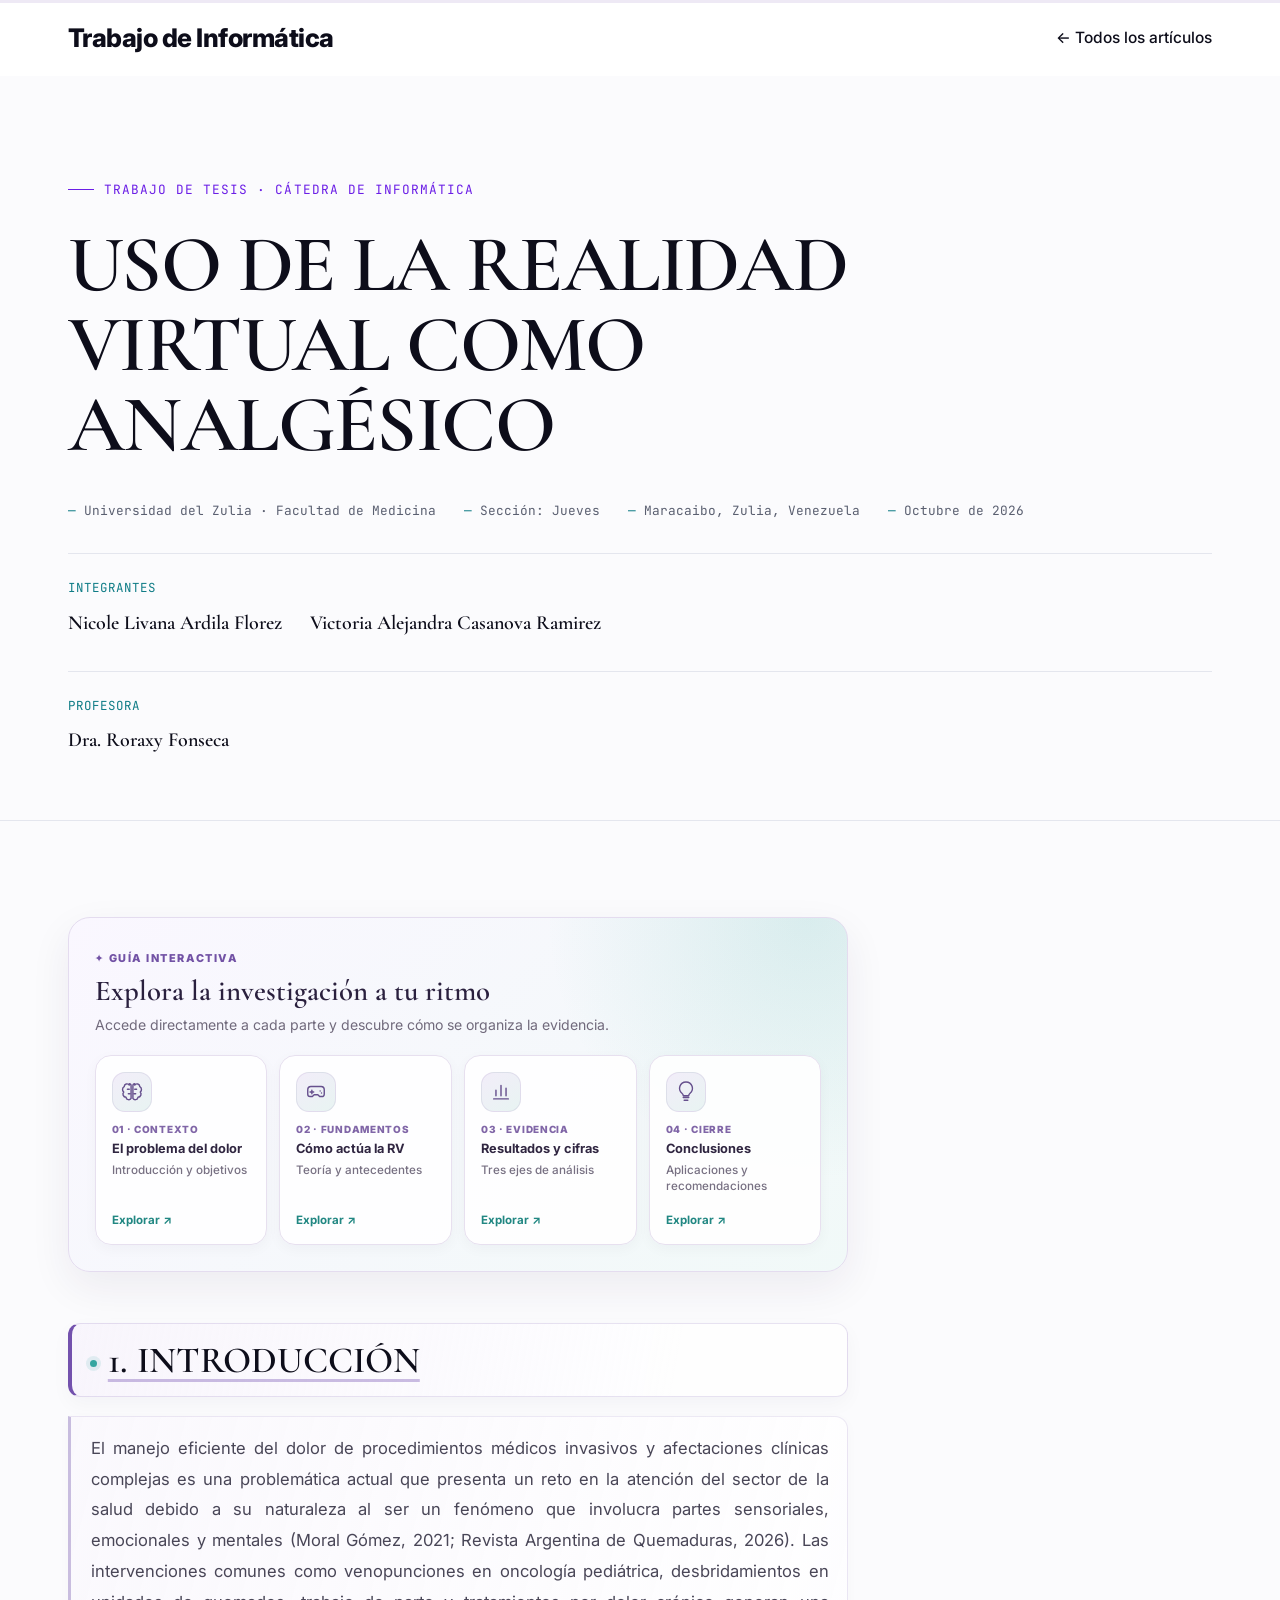
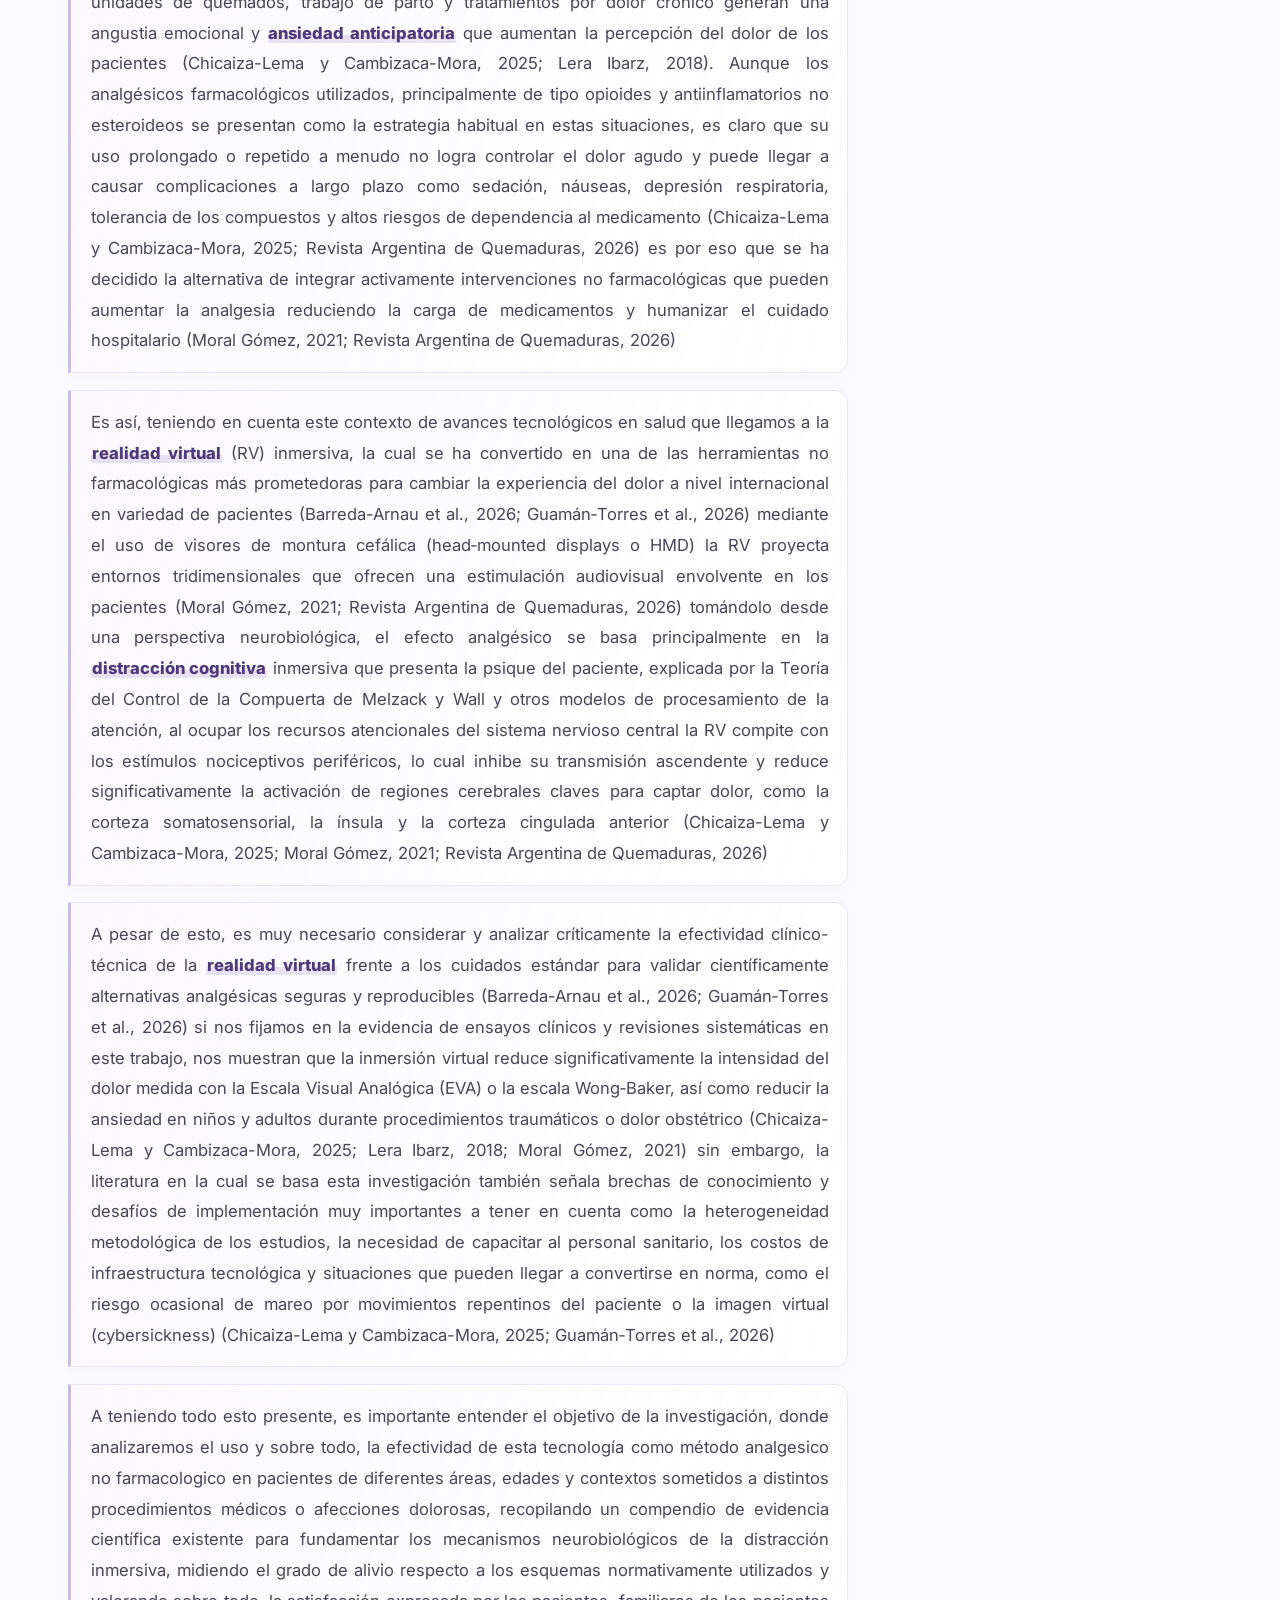
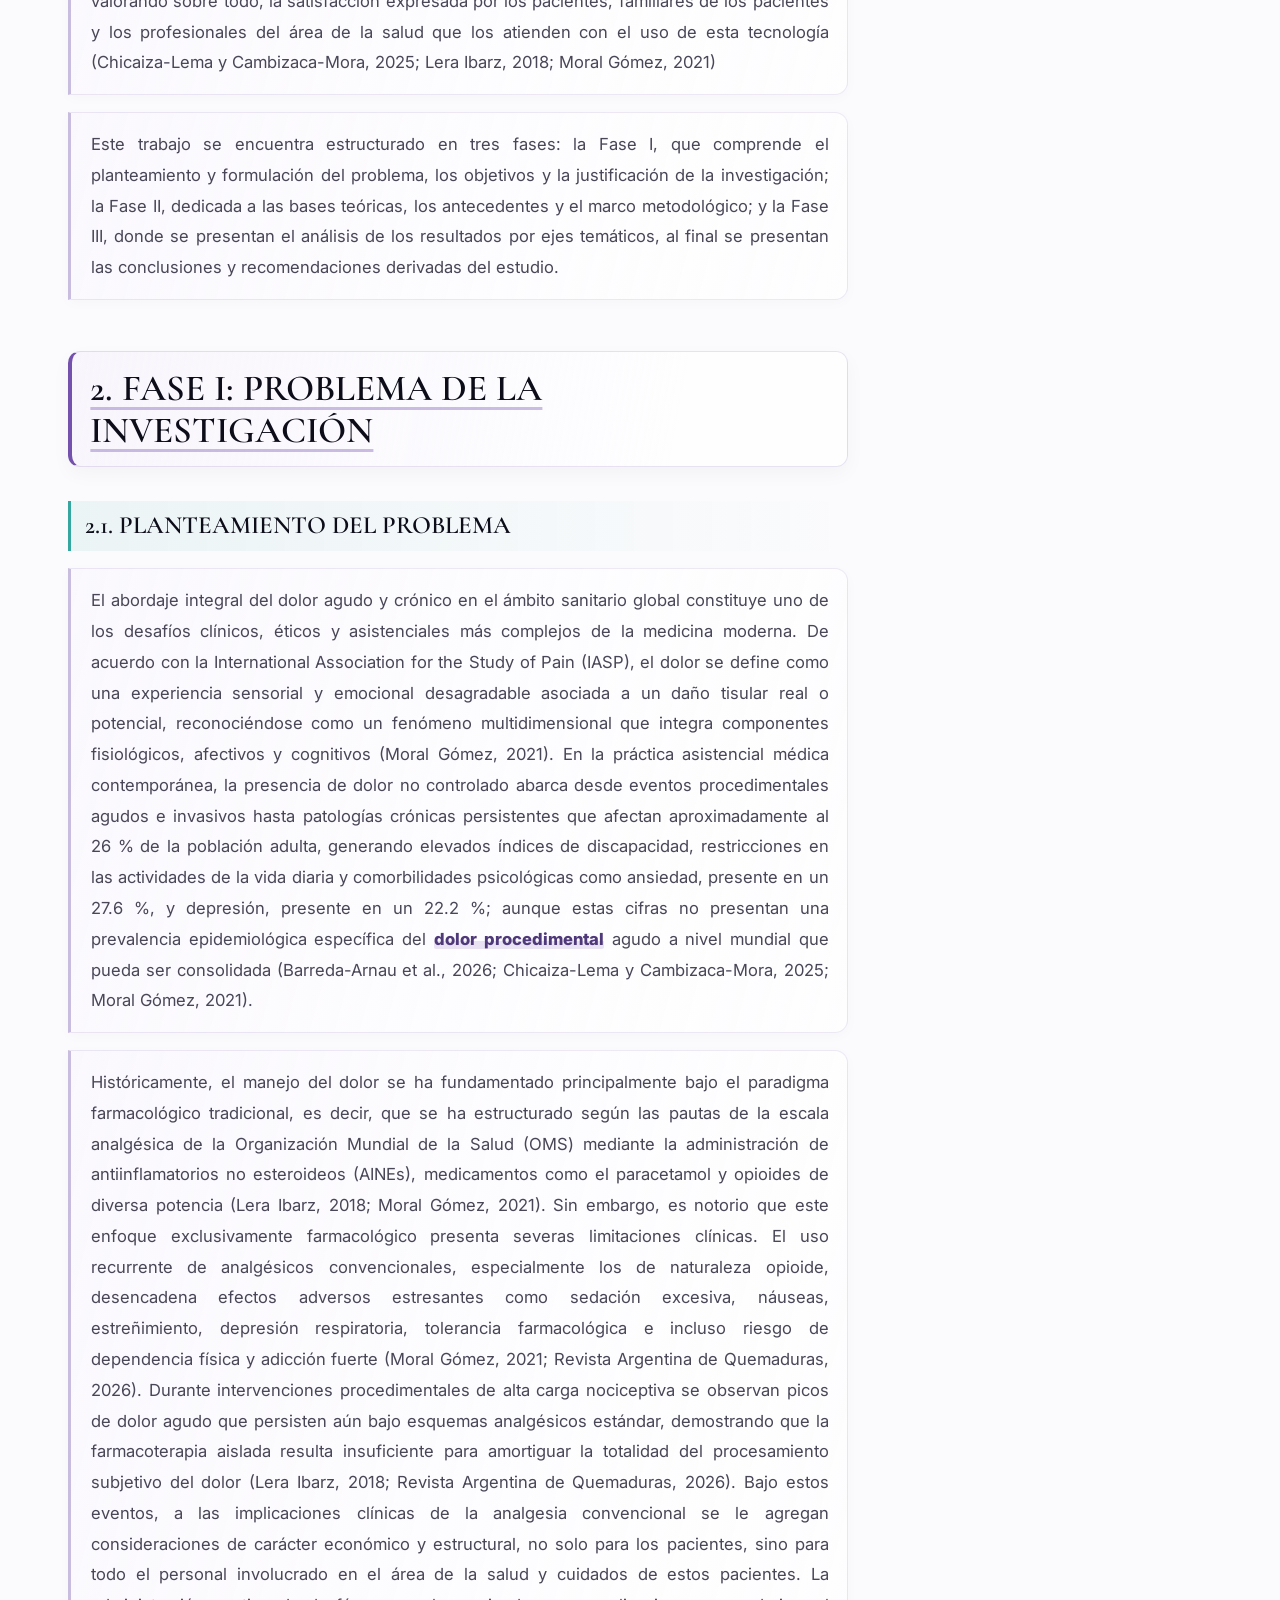
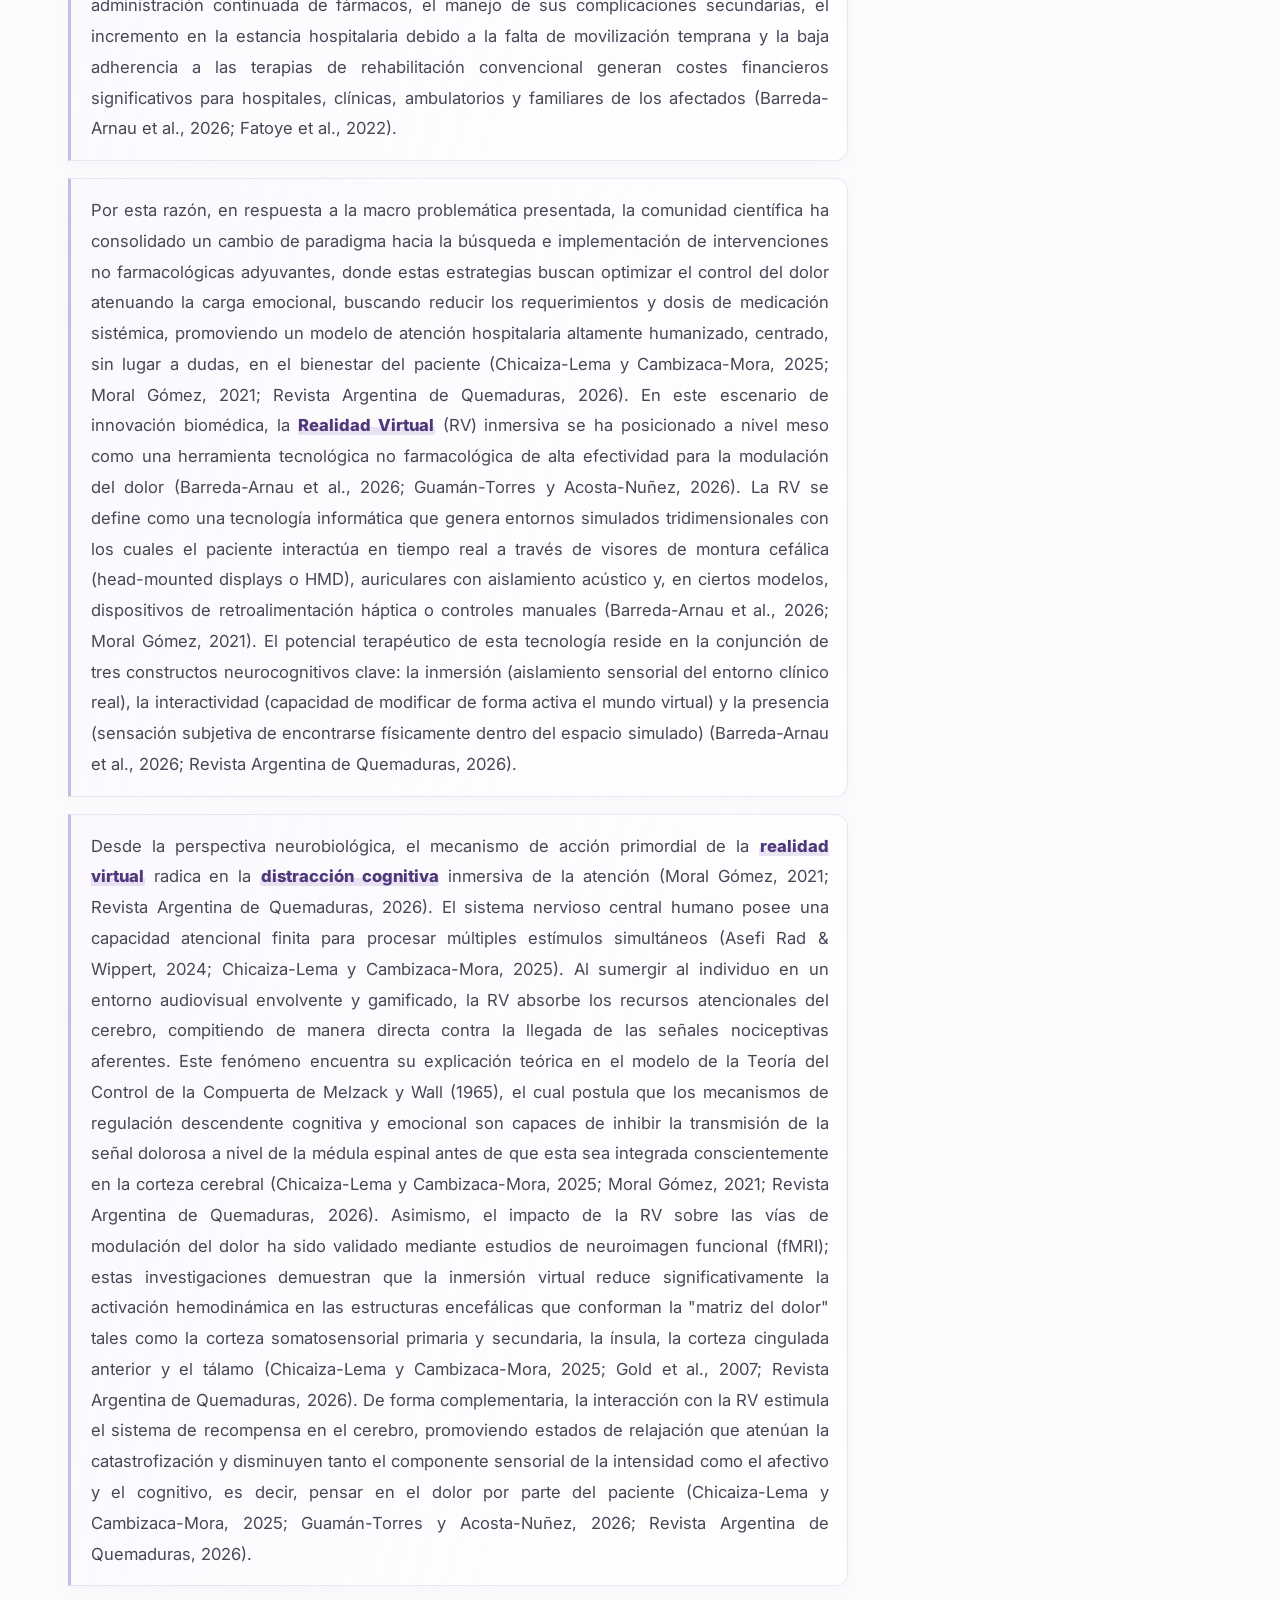
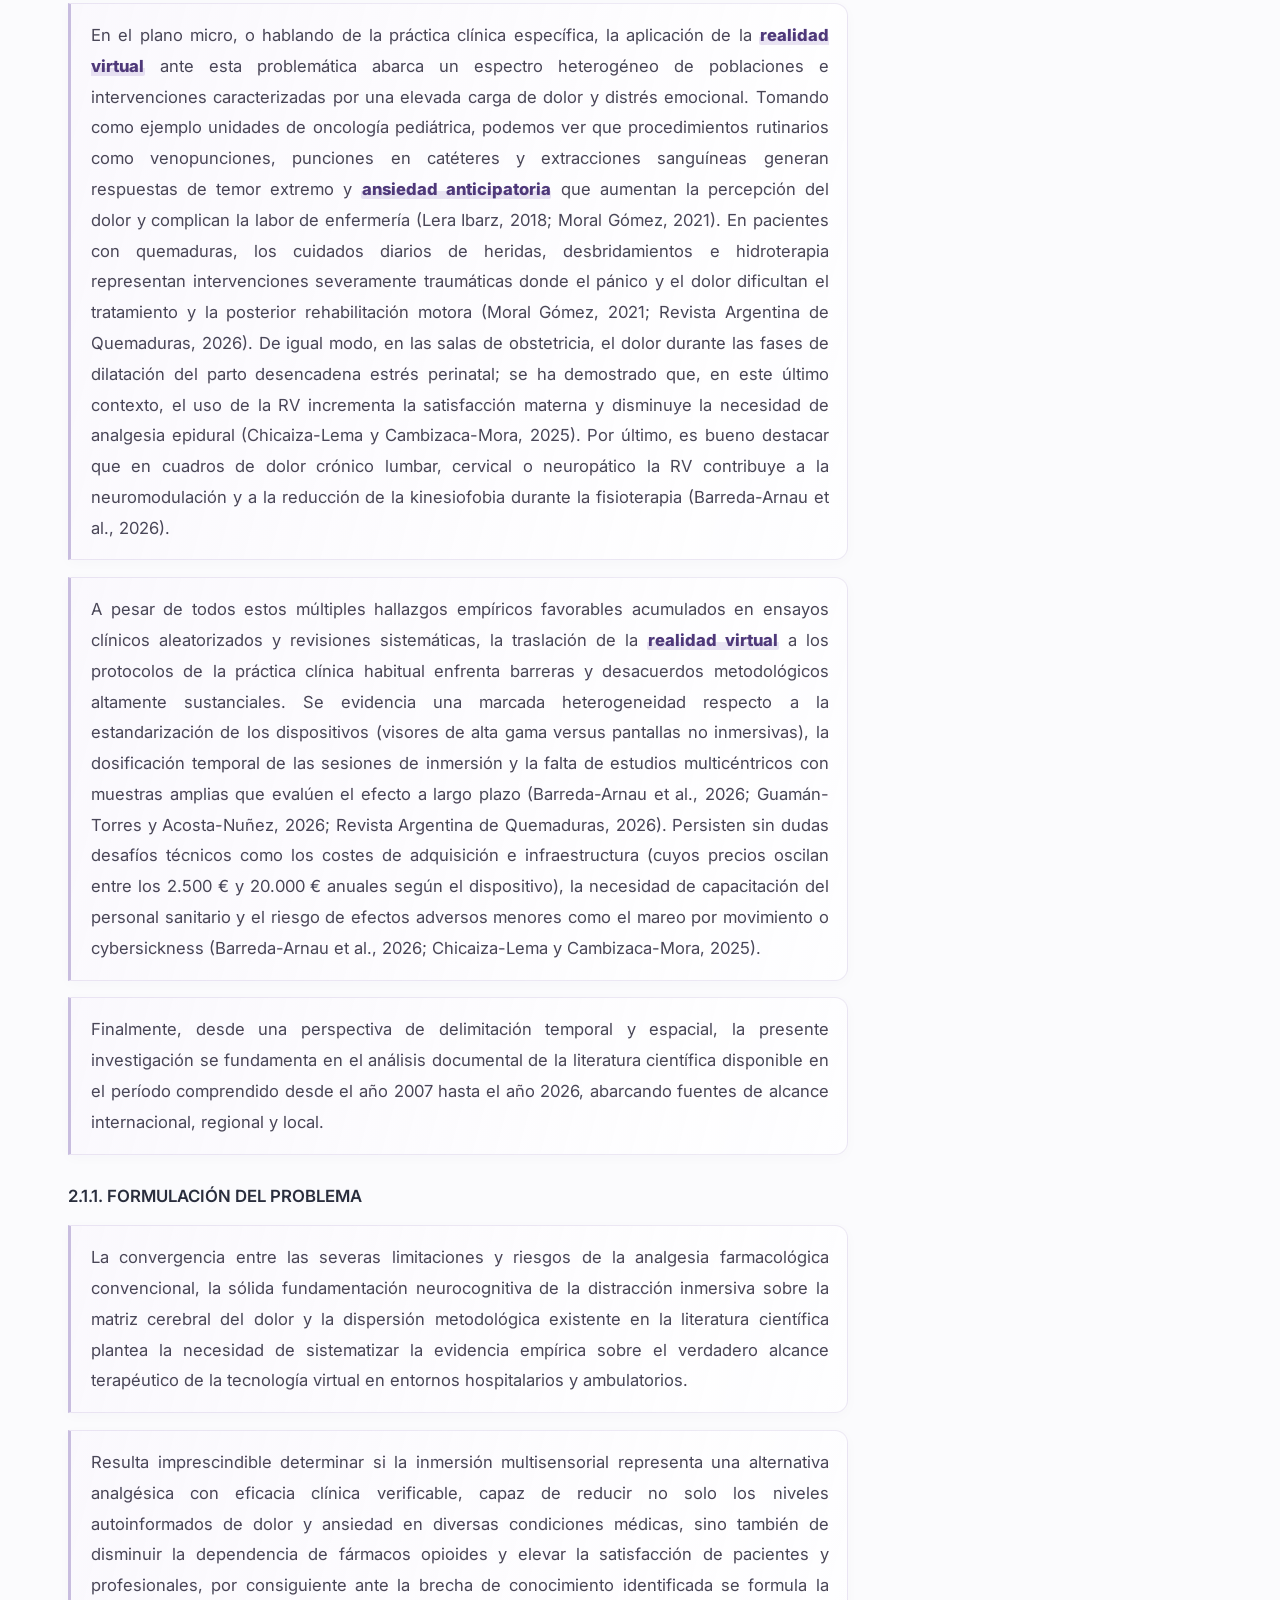
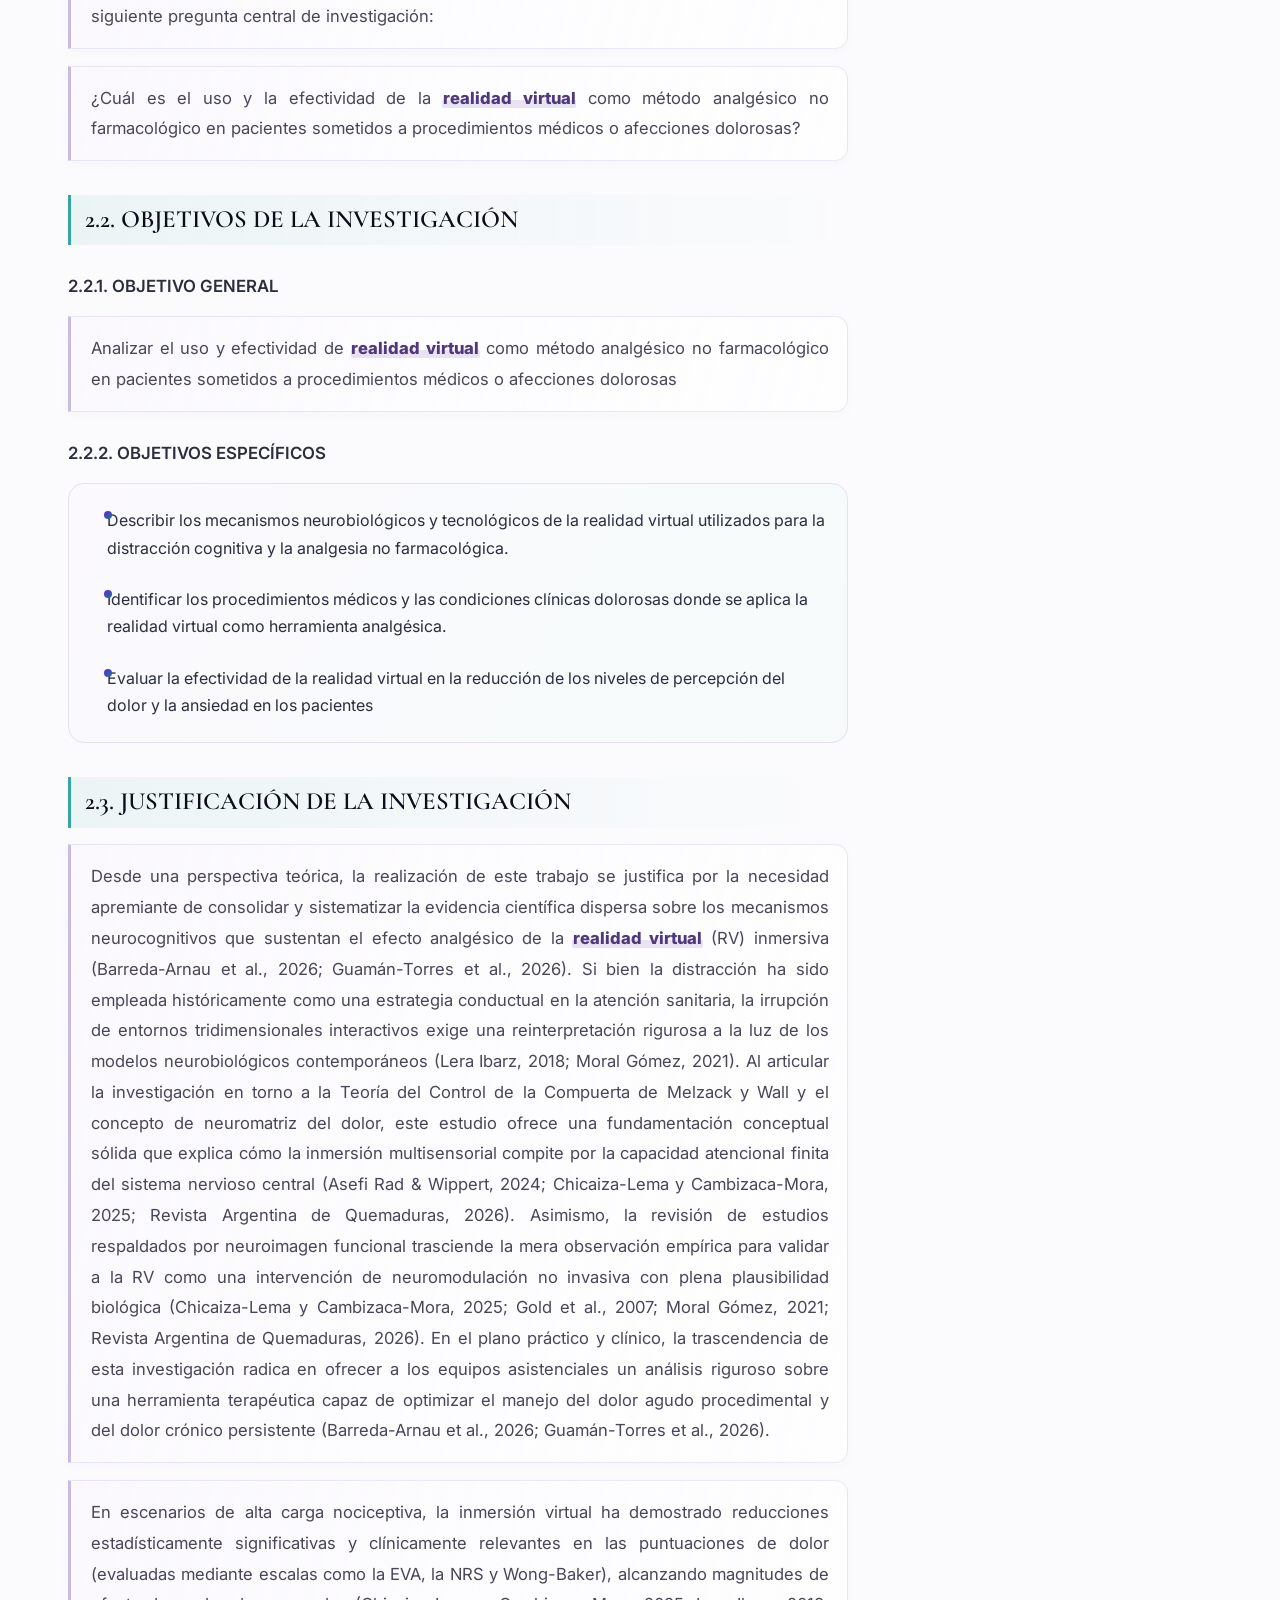
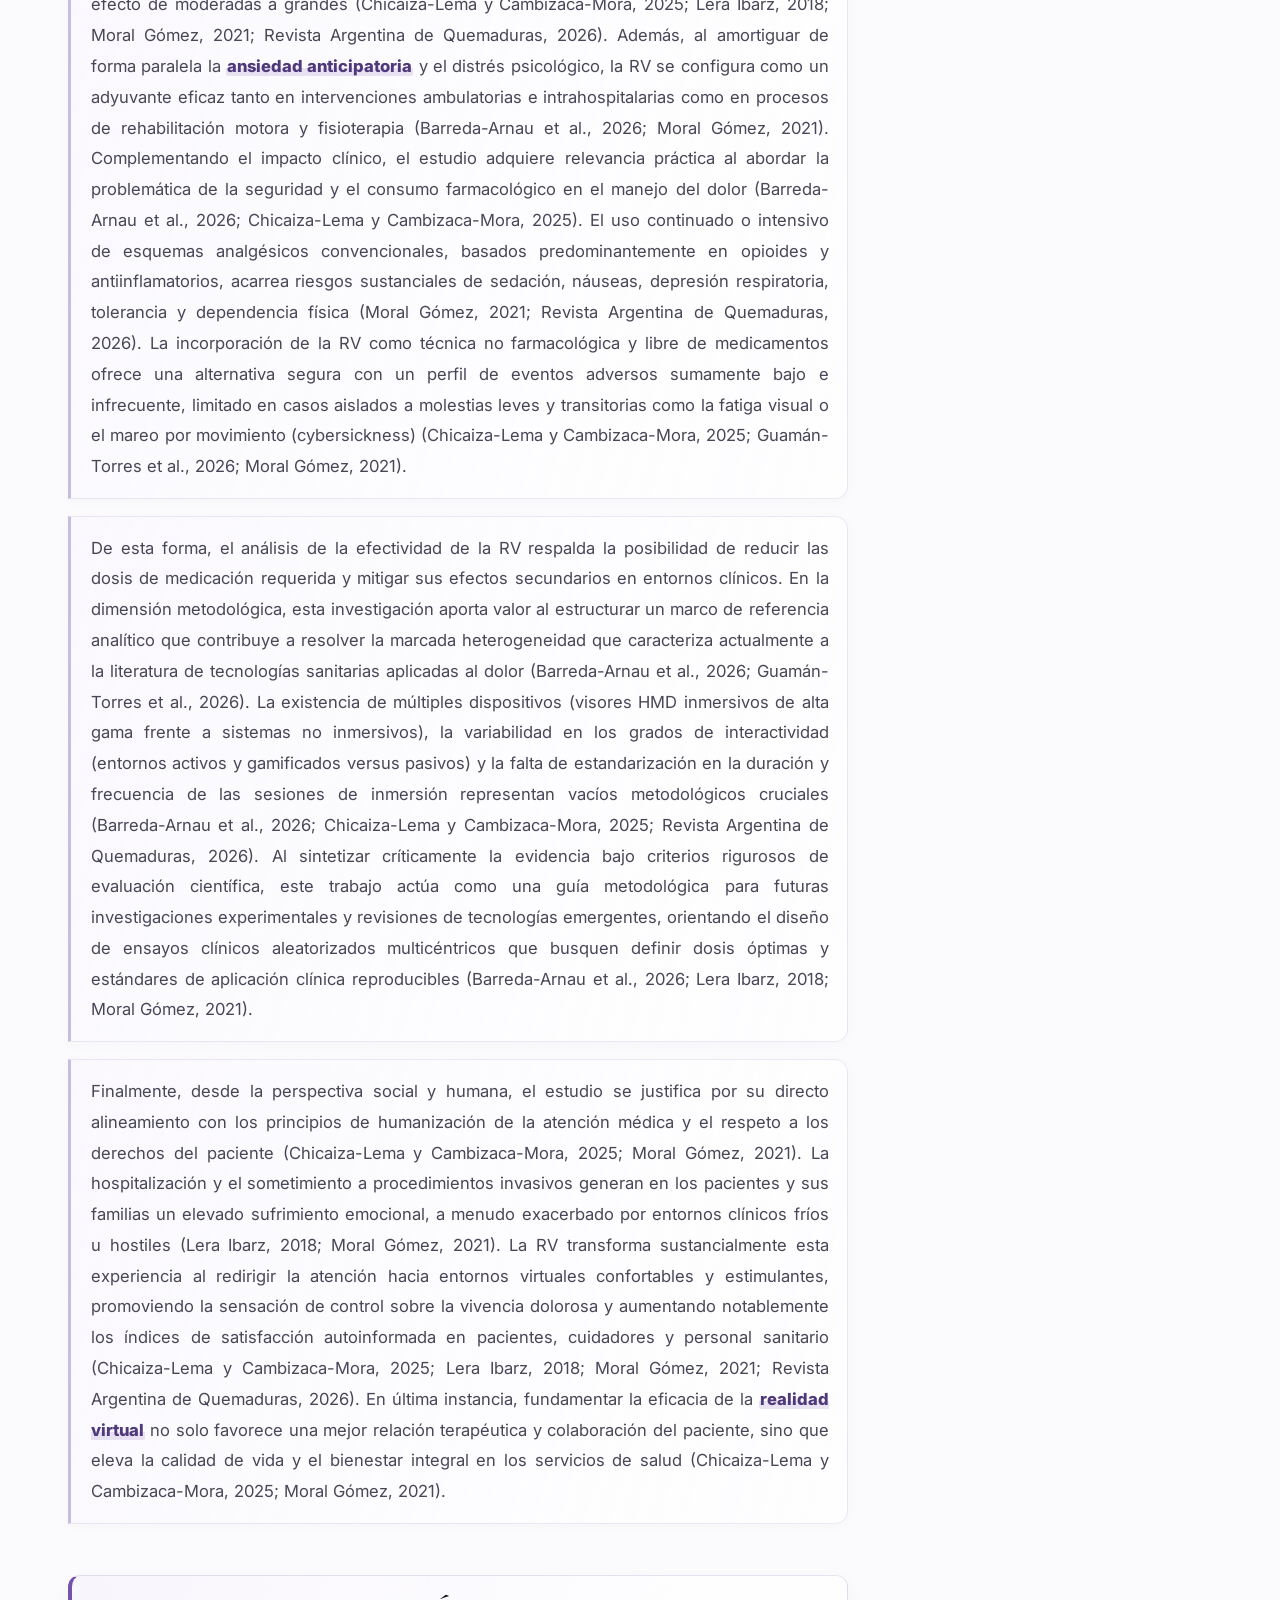
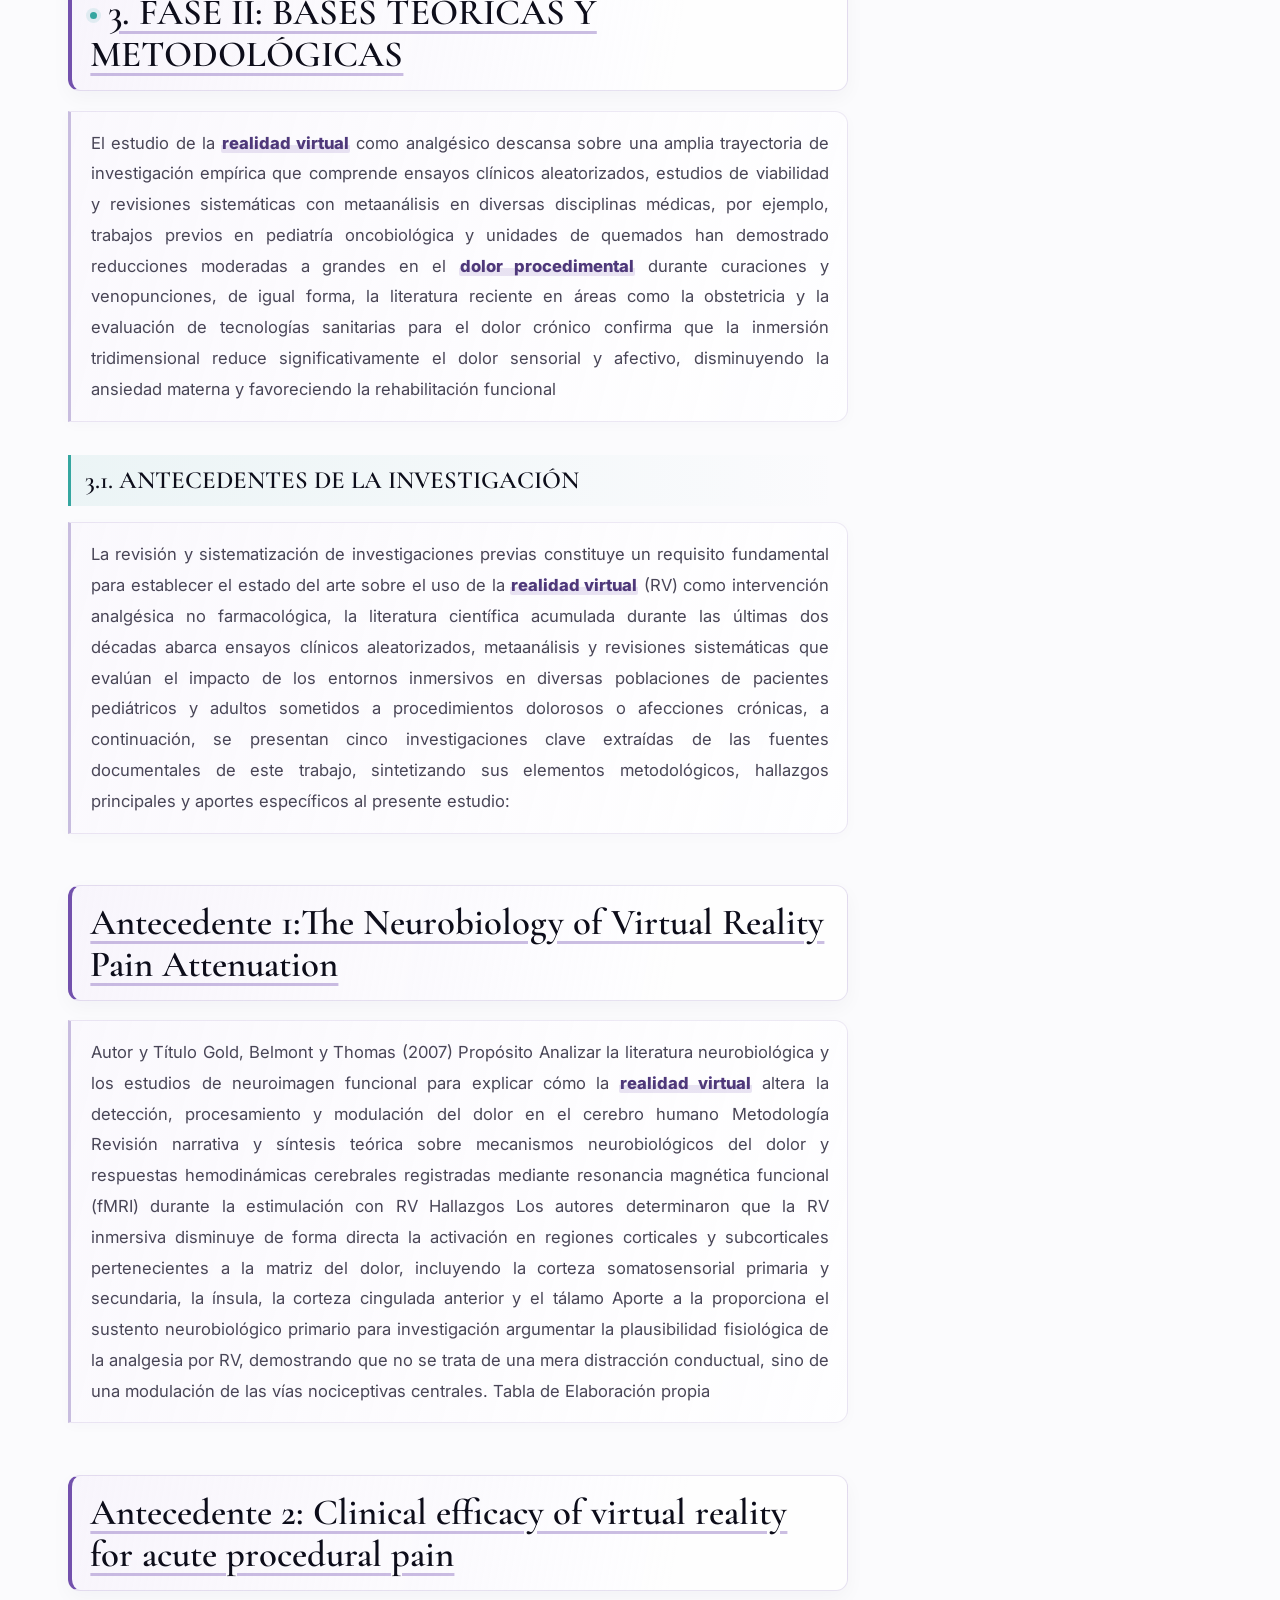
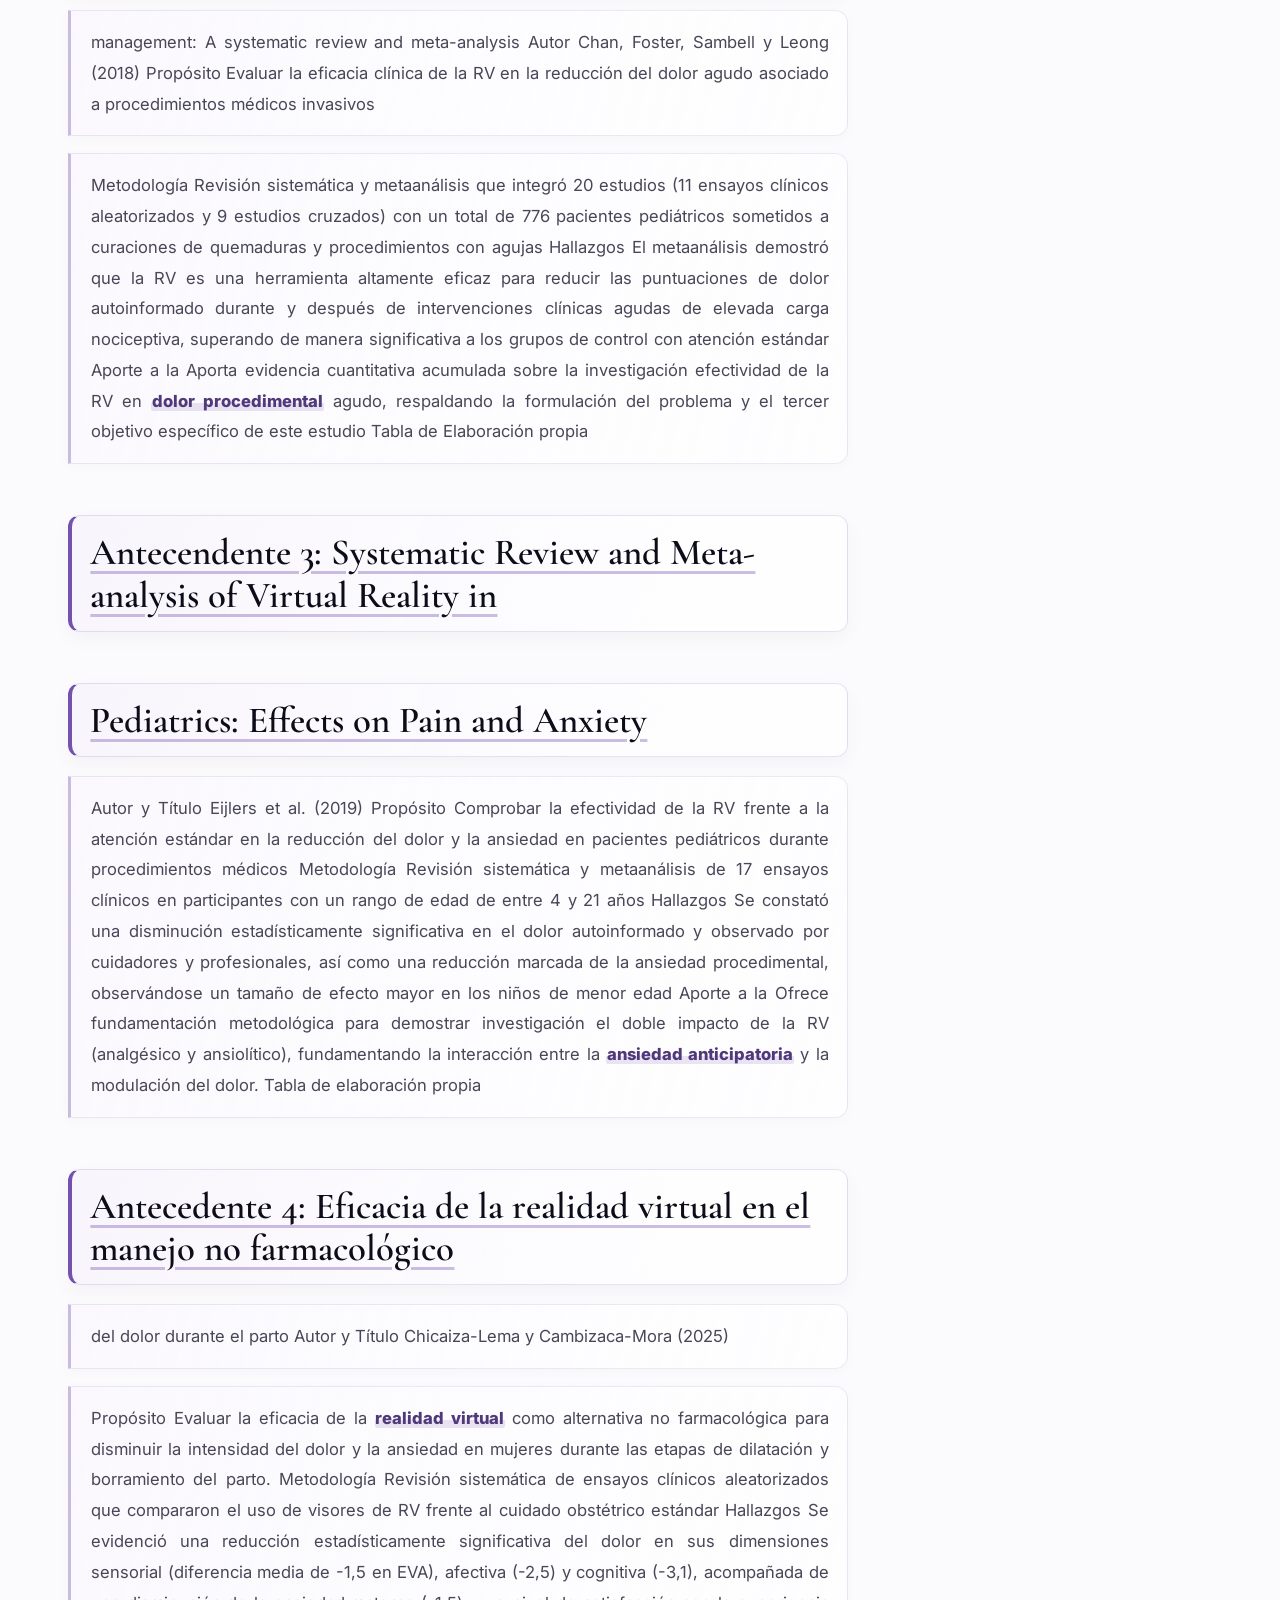
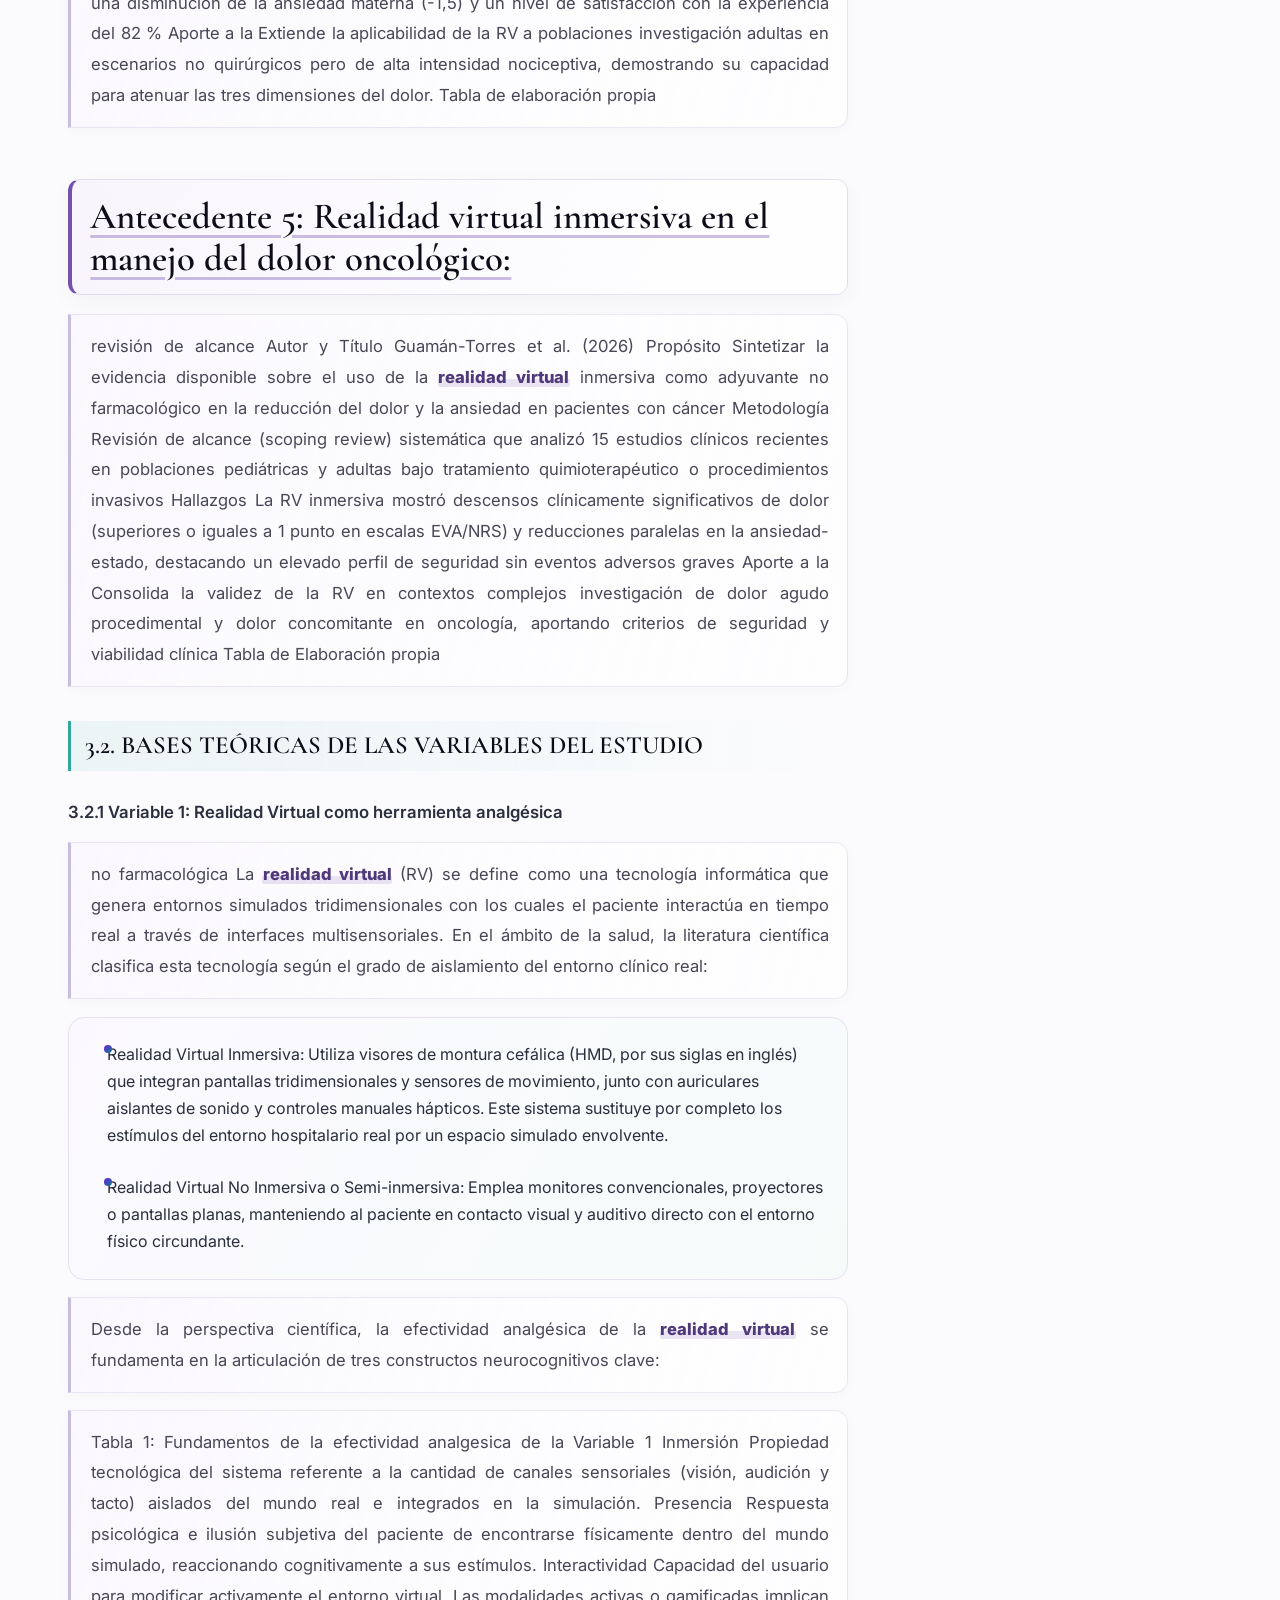
<file: articulo-2.html>
<!doctype html>
<html lang="es">
<head>
  <meta charset="utf-8">
  <meta name="viewport" content="width=device-width, initial-scale=1">
  <title>USO DE LA REALIDAD VIRTUAL COMO ANALGÉSICO — Trabajo de Informática</title>
  <meta name="description" content="Uso de la realidad virtual como analgésico. Trabajo de tesis de la cátedra de Informática.">
  <link rel="stylesheet" href="styles.css">
  <link rel="stylesheet" href="article.css">
</head>
<body>
<div class="reading-progress" aria-hidden="true"><span class="progress"></span></div>


  <div class="progress"></div>

  <header>
    <div class="container">
      <a class="logo" href="index.html" style="color: var(--ink);">Trabajo de Informática</a>
      <nav>
        <a href="index.html#articulos">← Todos los artículos</a>
      </nav>
    </div>
  </header>

  <main>

    <section class="a-hero">
      <div class="container">
        <span class="kicker">Trabajo de tesis · Cátedra de Informática</span>
        <h1>USO DE LA REALIDAD VIRTUAL COMO ANALGÉSICO</h1>
        <div class="meta"><span>Universidad del Zulia · Facultad de Medicina</span><span>Sección: Jueves</span><span>Maracaibo, Zulia, Venezuela</span><span>Octubre de 2026</span></div>
        <div class="authors reveal"><span class="authors-label">Integrantes</span><ul><li>Nicole Livana Ardila Florez</li><li>Victoria Alejandra Casanova Ramirez</li></ul></div>
        <div class="authors reveal"><span class="authors-label">Profesora</span><ul><li>Dra. Roraxy Fonseca</li></ul></div>
      </div>
    </section>

    <section class="a-sec">
      <div class="container">
        <div class="doc">
<nav class="vr-reading-map" aria-label="Explora el artículo"><div class="vr-map-intro"><span>✦ GUÍA INTERACTIVA</span><h3>Explora la investigación a tu ritmo</h3><p>Accede directamente a cada parte y descubre cómo se organiza la evidencia.</p></div><div class="vr-map-grid">
<a href="#vr-intro" class="vr-map-card"><span class="vr-map-icon"><svg viewBox="0 0 24 24" aria-hidden="true"><path d="M9 4.5a3 3 0 0 0-5.5 1.7A3.5 3.5 0 0 0 3 12a3.5 3.5 0 0 0 2.5 5.8A3 3 0 0 0 11 19V5a2 2 0 0 0-2-2"/><path d="M15 4.5a3 3 0 0 1 5.5 1.7A3.5 3.5 0 0 1 21 12a3.5 3.5 0 0 1-2.5 5.8A3 3 0 0 1 13 19V5a2 2 0 0 1 2-2"/><path d="M7 9h2m6 0h2M8 14h2m4 0h2"/></svg></span><span class="vr-map-num">01 · CONTEXTO</span><strong>El problema del dolor</strong><small>Introducción y objetivos</small><b>Explorar ↗</b></a>
<a href="#vr-theory" class="vr-map-card"><span class="vr-map-icon"><svg viewBox="0 0 24 24" aria-hidden="true"><path d="M3 9.5A3.5 3.5 0 0 1 6.5 6h11A3.5 3.5 0 0 1 21 9.5v5a2.5 2.5 0 0 1-2.5 2.5H16l-2-2h-4l-2 2H5.5A2.5 2.5 0 0 1 3 14.5z"/><path d="M7.5 10v4m-2-2h4m7-1h.01M18 13h.01"/></svg></span><span class="vr-map-num">02 · FUNDAMENTOS</span><strong>Cómo actúa la RV</strong><small>Teoría y antecedentes</small><b>Explorar ↗</b></a>
<a href="#vr-results" class="vr-map-card"><span class="vr-map-icon"><svg viewBox="0 0 24 24" aria-hidden="true"><path d="M4 19.5h16"/><path d="M6.5 16V10m5.5 6V5m5.5 11v-8"/></svg></span><span class="vr-map-num">03 · EVIDENCIA</span><strong>Resultados y cifras</strong><small>Tres ejes de análisis</small><b>Explorar ↗</b></a>
<a href="#vr-conclusions" class="vr-map-card"><span class="vr-map-icon"><svg viewBox="0 0 24 24" aria-hidden="true"><path d="M9 18h6m-5 3h4m-2-20a7 7 0 0 0-4.2 12.6c.8.6 1.2 1.3 1.2 2.4h6c0-1.1.4-1.8 1.2-2.4A7 7 0 0 0 12 1z"/></svg></span><span class="vr-map-num">04 · CIERRE</span><strong>Conclusiones</strong><small>Aplicaciones y recomendaciones</small><b>Explorar ↗</b></a></div></nav>
<h2 id="vr-intro">1. INTRODUCCIÓN</h2>
<p>El manejo eficiente del dolor de procedimientos médicos invasivos y afectaciones clínicas complejas es una problemática actual que presenta un reto en la atención del sector de la salud debido a su naturaleza al ser un fenómeno que involucra partes sensoriales, emocionales y mentales (Moral Gómez, 2021; Revista Argentina de Quemaduras, 2026). Las intervenciones comunes como venopunciones en oncología pediátrica, desbridamientos en unidades de quemados, trabajo de parto y tratamientos por dolor crónico generan una angustia emocional y ansiedad anticipatoria que aumentan la percepción del dolor de los pacientes (Chicaiza-Lema y Cambizaca-Mora, 2025; Lera Ibarz, 2018). Aunque los analgésicos farmacológicos utilizados, principalmente de tipo opioides y antiinflamatorios no esteroideos se presentan como la estrategia habitual en estas situaciones, es claro que su uso prolongado o repetido a menudo no logra controlar el dolor agudo y puede llegar a causar complicaciones a largo plazo como sedación, náuseas, depresión respiratoria, tolerancia de los compuestos y altos riesgos de dependencia al medicamento (Chicaiza-Lema y Cambizaca-Mora, 2025; Revista Argentina de Quemaduras, 2026) es por eso que se ha decidido la alternativa de integrar activamente intervenciones no farmacológicas que pueden aumentar la analgesia reduciendo la carga de medicamentos y humanizar el cuidado hospitalario (Moral Gómez, 2021; Revista Argentina de Quemaduras, 2026)</p>
<p>Es así, teniendo en cuenta este contexto de avances tecnológicos en salud que llegamos a la realidad virtual (RV) inmersiva, la cual se ha convertido en una de las herramientas no farmacológicas más prometedoras para cambiar la experiencia del dolor a nivel internacional en variedad de pacientes (Barreda-Arnau et al., 2026; Guamán‑Torres et al., 2026) mediante el uso de visores de montura cefálica (head‑mounted displays o HMD) la RV proyecta entornos tridimensionales que ofrecen una estimulación audiovisual envolvente en los pacientes (Moral Gómez, 2021; Revista Argentina de Quemaduras, 2026) tomándolo desde una perspectiva neurobiológica, el efecto analgésico se basa principalmente en la distracción cognitiva inmersiva que presenta la psique del paciente, explicada por la Teoría del Control de la Compuerta de Melzack y Wall y otros modelos de procesamiento de la atención, al ocupar los recursos atencionales del sistema nervioso central la RV compite con los estímulos nociceptivos periféricos, lo cual inhibe su transmisión ascendente y reduce significativamente la activación de regiones cerebrales claves para captar dolor, como la corteza somatosensorial, la ínsula y la corteza cingulada anterior (Chicaiza-Lema y Cambizaca-Mora, 2025; Moral Gómez, 2021; Revista Argentina de Quemaduras, 2026)</p>
<p>A pesar de esto, es muy necesario considerar y analizar críticamente la efectividad clínico-técnica de la realidad virtual frente a los cuidados estándar para validar científicamente alternativas analgésicas seguras y reproducibles (Barreda-Arnau et al., 2026; Guamán‑Torres et al., 2026) si nos fijamos en la evidencia de ensayos clínicos y revisiones sistemáticas en este trabajo, nos muestran que la inmersión virtual reduce significativamente la intensidad del dolor medida con la Escala Visual Analógica (EVA) o la escala Wong‑Baker, así como reducir la ansiedad en niños y adultos durante procedimientos traumáticos o dolor obstétrico (Chicaiza-Lema y Cambizaca-Mora, 2025; Lera Ibarz, 2018; Moral Gómez, 2021) sin embargo, la literatura en la cual se basa esta investigación también señala brechas de conocimiento y desafíos de implementación muy importantes a tener en cuenta como la heterogeneidad metodológica de los estudios, la necesidad de capacitar al personal sanitario, los costos de infraestructura tecnológica y situaciones que pueden llegar a convertirse en norma, como el riesgo ocasional de mareo por movimientos repentinos del paciente o la imagen virtual (cybersickness) (Chicaiza-Lema y Cambizaca-Mora, 2025; Guamán‑Torres et al., 2026)</p>
<p>A teniendo todo esto presente, es importante entender el objetivo de la investigación, donde analizaremos el uso y sobre todo, la efectividad de esta tecnología como método analgesico no farmacologico en pacientes de diferentes áreas, edades y contextos sometidos a distintos procedimientos médicos o afecciones dolorosas, recopilando un compendio de evidencia científica existente para fundamentar los mecanismos neurobiológicos de la distracción inmersiva, midiendo el grado de alivio respecto a los esquemas normativamente utilizados y valorando sobre todo, la satisfacción expresada por los pacientes, familiares de los pacientes y los profesionales del área de la salud que los atienden con el uso de esta tecnología (Chicaiza-Lema y Cambizaca-Mora, 2025; Lera Ibarz, 2018; Moral Gómez, 2021)</p>
<p>Este trabajo se encuentra estructurado en tres fases: la Fase I, que comprende el planteamiento y formulación del problema, los objetivos y la justificación de la investigación; la Fase II, dedicada a las bases teóricas, los antecedentes y el marco metodológico; y la Fase III, donde se presentan el análisis de los resultados por ejes temáticos, al final se presentan las conclusiones y recomendaciones derivadas del estudio.</p>
<h2>2. FASE I: PROBLEMA DE LA INVESTIGACIÓN</h2>
<h3>2.1. PLANTEAMIENTO DEL PROBLEMA</h3>
<p>El abordaje integral del dolor agudo y crónico en el ámbito sanitario global constituye uno de los desafíos clínicos, éticos y asistenciales más complejos de la medicina moderna. De acuerdo con la International Association for the Study of Pain (IASP), el dolor se define como una experiencia sensorial y emocional desagradable asociada a un daño tisular real o potencial, reconociéndose como un fenómeno multidimensional que integra componentes fisiológicos, afectivos y cognitivos (Moral Gómez, 2021). En la práctica asistencial médica contemporánea, la presencia de dolor no controlado abarca desde eventos procedimentales agudos e invasivos hasta patologías crónicas persistentes que afectan aproximadamente al 26 % de la población adulta, generando elevados índices de discapacidad, restricciones en las actividades de la vida diaria y comorbilidades psicológicas como ansiedad, presente en un 27.6 %, y depresión, presente en un 22.2 %; aunque estas cifras no presentan una prevalencia epidemiológica específica del dolor procedimental agudo a nivel mundial que pueda ser consolidada (Barreda-Arnau et al., 2026; Chicaiza-Lema y Cambizaca-Mora, 2025; Moral Gómez, 2021).</p>
<p>Históricamente, el manejo del dolor se ha fundamentado principalmente bajo el paradigma farmacológico tradicional, es decir, que se ha estructurado según las pautas de la escala analgésica de la Organización Mundial de la Salud (OMS) mediante la administración de antiinflamatorios no esteroideos (AINEs), medicamentos como el paracetamol y opioides de diversa potencia (Lera Ibarz, 2018; Moral Gómez, 2021). Sin embargo, es notorio que este enfoque exclusivamente farmacológico presenta severas limitaciones clínicas. El uso recurrente de analgésicos convencionales, especialmente los de naturaleza opioide, desencadena efectos adversos estresantes como sedación excesiva, náuseas, estreñimiento, depresión respiratoria, tolerancia farmacológica e incluso riesgo de dependencia física y adicción fuerte (Moral Gómez, 2021; Revista Argentina de Quemaduras, 2026). Durante intervenciones procedimentales de alta carga nociceptiva se observan picos de dolor agudo que persisten aún bajo esquemas analgésicos estándar, demostrando que la farmacoterapia aislada resulta insuficiente para amortiguar la totalidad del procesamiento subjetivo del dolor (Lera Ibarz, 2018; Revista Argentina de Quemaduras, 2026). Bajo estos eventos, a las implicaciones clínicas de la analgesia convencional se le agregan consideraciones de carácter económico y estructural, no solo para los pacientes, sino para todo el personal involucrado en el área de la salud y cuidados de estos pacientes. La administración continuada de fármacos, el manejo de sus complicaciones secundarias, el incremento en la estancia hospitalaria debido a la falta de movilización temprana y la baja adherencia a las terapias de rehabilitación convencional generan costes financieros significativos para hospitales, clínicas, ambulatorios y familiares de los afectados (Barreda-Arnau et al., 2026; Fatoye et al., 2022).</p>
<p>Por esta razón, en respuesta a la macro problemática presentada, la comunidad científica ha consolidado un cambio de paradigma hacia la búsqueda e implementación de intervenciones no farmacológicas adyuvantes, donde estas estrategias buscan optimizar el control del dolor atenuando la carga emocional, buscando reducir los requerimientos y dosis de medicación sistémica, promoviendo un modelo de atención hospitalaria altamente humanizado, centrado, sin lugar a dudas, en el bienestar del paciente (Chicaiza-Lema y Cambizaca-Mora, 2025; Moral Gómez, 2021; Revista Argentina de Quemaduras, 2026). En este escenario de innovación biomédica, la Realidad Virtual (RV) inmersiva se ha posicionado a nivel meso como una herramienta tecnológica no farmacológica de alta efectividad para la modulación del dolor (Barreda-Arnau et al., 2026; Guamán-Torres y Acosta-Nuñez, 2026). La RV se define como una tecnología informática que genera entornos simulados tridimensionales con los cuales el paciente interactúa en tiempo real a través de visores de montura cefálica (head-mounted displays o HMD), auriculares con aislamiento acústico y, en ciertos modelos, dispositivos de retroalimentación háptica o controles manuales (Barreda-Arnau et al., 2026; Moral Gómez, 2021). El potencial terapéutico de esta tecnología reside en la conjunción de tres constructos neurocognitivos clave: la inmersión (aislamiento sensorial del entorno clínico real), la interactividad (capacidad de modificar de forma activa el mundo virtual) y la presencia (sensación subjetiva de encontrarse físicamente dentro del espacio simulado) (Barreda-Arnau et al., 2026; Revista Argentina de Quemaduras, 2026).</p>
<p>Desde la perspectiva neurobiológica, el mecanismo de acción primordial de la realidad virtual radica en la distracción cognitiva inmersiva de la atención (Moral Gómez, 2021; Revista Argentina de Quemaduras, 2026). El sistema nervioso central humano posee una capacidad atencional finita para procesar múltiples estímulos simultáneos (Asefi Rad &amp; Wippert, 2024; Chicaiza-Lema y Cambizaca-Mora, 2025). Al sumergir al individuo en un entorno audiovisual envolvente y gamificado, la RV absorbe los recursos atencionales del cerebro, compitiendo de manera directa contra la llegada de las señales nociceptivas aferentes. Este fenómeno encuentra su explicación teórica en el modelo de la Teoría del Control de la Compuerta de Melzack y Wall (1965), el cual postula que los mecanismos de regulación descendente cognitiva y emocional son capaces de inhibir la transmisión de la señal dolorosa a nivel de la médula espinal antes de que esta sea integrada conscientemente en la corteza cerebral (Chicaiza-Lema y Cambizaca-Mora, 2025; Moral Gómez, 2021; Revista Argentina de Quemaduras, 2026). Asimismo, el impacto de la RV sobre las vías de modulación del dolor ha sido validado mediante estudios de neuroimagen funcional (fMRI); estas investigaciones demuestran que la inmersión virtual reduce significativamente la activación hemodinámica en las estructuras encefálicas que conforman la "matriz del dolor" tales como la corteza somatosensorial primaria y secundaria, la ínsula, la corteza cingulada anterior y el tálamo (Chicaiza-Lema y Cambizaca-Mora, 2025; Gold et al., 2007; Revista Argentina de Quemaduras, 2026). De forma complementaria, la interacción con la RV estimula el sistema de recompensa en el cerebro, promoviendo estados de relajación que atenúan la catastrofización y disminuyen tanto el componente sensorial de la intensidad como el afectivo y el cognitivo, es decir, pensar en el dolor por parte del paciente (Chicaiza-Lema y Cambizaca-Mora, 2025; Guamán-Torres y Acosta-Nuñez, 2026; Revista Argentina de Quemaduras, 2026).</p>
<p>En el plano micro, o hablando de la práctica clínica específica, la aplicación de la realidad virtual ante esta problemática abarca un espectro heterogéneo de poblaciones e intervenciones caracterizadas por una elevada carga de dolor y distrés emocional. Tomando como ejemplo unidades de oncología pediátrica, podemos ver que procedimientos rutinarios como venopunciones, punciones en catéteres y extracciones sanguíneas generan respuestas de temor extremo y ansiedad anticipatoria que aumentan la percepción del dolor y complican la labor de enfermería (Lera Ibarz, 2018; Moral Gómez, 2021). En pacientes con quemaduras, los cuidados diarios de heridas, desbridamientos e hidroterapia representan intervenciones severamente traumáticas donde el pánico y el dolor dificultan el tratamiento y la posterior rehabilitación motora (Moral Gómez, 2021; Revista Argentina de Quemaduras, 2026). De igual modo, en las salas de obstetricia, el dolor durante las fases de dilatación del parto desencadena estrés perinatal; se ha demostrado que, en este último contexto, el uso de la RV incrementa la satisfacción materna y disminuye la necesidad de analgesia epidural (Chicaiza-Lema y Cambizaca-Mora, 2025). Por último, es bueno destacar que en cuadros de dolor crónico lumbar, cervical o neuropático la RV contribuye a la neuromodulación y a la reducción de la kinesiofobia durante la fisioterapia (Barreda-Arnau et al., 2026).</p>
<p>A pesar de todos estos múltiples hallazgos empíricos favorables acumulados en ensayos clínicos aleatorizados y revisiones sistemáticas, la traslación de la realidad virtual a los protocolos de la práctica clínica habitual enfrenta barreras y desacuerdos metodológicos altamente sustanciales. Se evidencia una marcada heterogeneidad respecto a la estandarización de los dispositivos (visores de alta gama versus pantallas no inmersivas), la dosificación temporal de las sesiones de inmersión y la falta de estudios multicéntricos con muestras amplias que evalúen el efecto a largo plazo (Barreda-Arnau et al., 2026; Guamán-Torres y Acosta-Nuñez, 2026; Revista Argentina de Quemaduras, 2026). Persisten sin dudas desafíos técnicos como los costes de adquisición e infraestructura (cuyos precios oscilan entre los 2.500 € y 20.000 € anuales según el dispositivo), la necesidad de capacitación del personal sanitario y el riesgo de efectos adversos menores como el mareo por movimiento o cybersickness (Barreda-Arnau et al., 2026; Chicaiza-Lema y Cambizaca-Mora, 2025).</p>
<p>Finalmente, desde una perspectiva de delimitación temporal y espacial, la presente investigación se fundamenta en el análisis documental de la literatura científica disponible en el período comprendido desde el año 2007 hasta el año 2026, abarcando fuentes de alcance internacional, regional y local.</p>
<h4>2.1.1. FORMULACIÓN DEL PROBLEMA</h4>
<p>La convergencia entre las severas limitaciones y riesgos de la analgesia farmacológica convencional, la sólida fundamentación neurocognitiva de la distracción inmersiva sobre la matriz cerebral del dolor y la dispersión metodológica existente en la literatura científica plantea la necesidad de sistematizar la evidencia empírica sobre el verdadero alcance terapéutico de la tecnología virtual en entornos hospitalarios y ambulatorios.</p>
<p>Resulta imprescindible determinar si la inmersión multisensorial representa una alternativa analgésica con eficacia clínica verificable, capaz de reducir no solo los niveles autoinformados de dolor y ansiedad en diversas condiciones médicas, sino también de disminuir la dependencia de fármacos opioides y elevar la satisfacción de pacientes y profesionales, por consiguiente ante la brecha de conocimiento identificada se formula la siguiente pregunta central de investigación:</p>
<p>¿Cuál es el uso y la efectividad de la realidad virtual como método analgésico no farmacológico en pacientes sometidos a procedimientos médicos o afecciones dolorosas?</p>
<h3>2.2. OBJETIVOS DE LA INVESTIGACIÓN</h3>
<h4>2.2.1. OBJETIVO GENERAL</h4>
<p>Analizar el uso y efectividad de realidad virtual como método analgésico no farmacológico en pacientes sometidos a procedimientos médicos o afecciones dolorosas</p>
<h4>2.2.2. OBJETIVOS ESPECÍFICOS</h4>
<ul class="doc-list"><li>Describir los mecanismos neurobiológicos y tecnológicos de la realidad virtual utilizados para la distracción cognitiva y la analgesia no farmacológica.</li><li>Identificar los procedimientos médicos y las condiciones clínicas dolorosas donde se aplica la realidad virtual como herramienta analgésica.</li><li>Evaluar la efectividad de la realidad virtual en la reducción de los niveles de percepción del dolor y la ansiedad en los pacientes</li></ul>
<h3>2.3. JUSTIFICACIÓN DE LA INVESTIGACIÓN</h3>
<p>Desde una perspectiva teórica, la realización de este trabajo se justifica por la necesidad apremiante de consolidar y sistematizar la evidencia científica dispersa sobre los mecanismos neurocognitivos que sustentan el efecto analgésico de la realidad virtual (RV) inmersiva (Barreda-Arnau et al., 2026; Guamán-Torres et al., 2026). Si bien la distracción ha sido empleada históricamente como una estrategia conductual en la atención sanitaria, la irrupción de entornos tridimensionales interactivos exige una reinterpretación rigurosa a la luz de los modelos neurobiológicos contemporáneos (Lera Ibarz, 2018; Moral Gómez, 2021). Al articular la investigación en torno a la Teoría del Control de la Compuerta de Melzack y Wall y el concepto de neuromatriz del dolor, este estudio ofrece una fundamentación conceptual sólida que explica cómo la inmersión multisensorial compite por la capacidad atencional finita del sistema nervioso central (Asefi Rad &amp; Wippert, 2024; Chicaiza-Lema y Cambizaca-Mora, 2025; Revista Argentina de Quemaduras, 2026). Asimismo, la revisión de estudios respaldados por neuroimagen funcional trasciende la mera observación empírica para validar a la RV como una intervención de neuromodulación no invasiva con plena plausibilidad biológica (Chicaiza-Lema y Cambizaca-Mora, 2025; Gold et al., 2007; Moral Gómez, 2021; Revista Argentina de Quemaduras, 2026). En el plano práctico y clínico, la trascendencia de esta investigación radica en ofrecer a los equipos asistenciales un análisis riguroso sobre una herramienta terapéutica capaz de optimizar el manejo del dolor agudo procedimental y del dolor crónico persistente (Barreda-Arnau et al., 2026; Guamán-Torres et al., 2026).</p>
<p>En escenarios de alta carga nociceptiva, la inmersión virtual ha demostrado reducciones estadísticamente significativas y clínicamente relevantes en las puntuaciones de dolor (evaluadas mediante escalas como la EVA, la NRS y Wong-Baker), alcanzando magnitudes de efecto de moderadas a grandes (Chicaiza-Lema y Cambizaca-Mora, 2025; Lera Ibarz, 2018; Moral Gómez, 2021; Revista Argentina de Quemaduras, 2026). Además, al amortiguar de forma paralela la ansiedad anticipatoria y el distrés psicológico, la RV se configura como un adyuvante eficaz tanto en intervenciones ambulatorias e intrahospitalarias como en procesos de rehabilitación motora y fisioterapia (Barreda-Arnau et al., 2026; Moral Gómez, 2021). Complementando el impacto clínico, el estudio adquiere relevancia práctica al abordar la problemática de la seguridad y el consumo farmacológico en el manejo del dolor (Barreda-Arnau et al., 2026; Chicaiza-Lema y Cambizaca-Mora, 2025). El uso continuado o intensivo de esquemas analgésicos convencionales, basados predominantemente en opioides y antiinflamatorios, acarrea riesgos sustanciales de sedación, náuseas, depresión respiratoria, tolerancia y dependencia física (Moral Gómez, 2021; Revista Argentina de Quemaduras, 2026). La incorporación de la RV como técnica no farmacológica y libre de medicamentos ofrece una alternativa segura con un perfil de eventos adversos sumamente bajo e infrecuente, limitado en casos aislados a molestias leves y transitorias como la fatiga visual o el mareo por movimiento (cybersickness) (Chicaiza-Lema y Cambizaca-Mora, 2025; Guamán-Torres et al., 2026; Moral Gómez, 2021).</p>
<p>De esta forma, el análisis de la efectividad de la RV respalda la posibilidad de reducir las dosis de medicación requerida y mitigar sus efectos secundarios en entornos clínicos. En la dimensión metodológica, esta investigación aporta valor al estructurar un marco de referencia analítico que contribuye a resolver la marcada heterogeneidad que caracteriza actualmente a la literatura de tecnologías sanitarias aplicadas al dolor (Barreda-Arnau et al., 2026; Guamán-Torres et al., 2026). La existencia de múltiples dispositivos (visores HMD inmersivos de alta gama frente a sistemas no inmersivos), la variabilidad en los grados de interactividad (entornos activos y gamificados versus pasivos) y la falta de estandarización en la duración y frecuencia de las sesiones de inmersión representan vacíos metodológicos cruciales (Barreda-Arnau et al., 2026; Chicaiza-Lema y Cambizaca-Mora, 2025; Revista Argentina de Quemaduras, 2026). Al sintetizar críticamente la evidencia bajo criterios rigurosos de evaluación científica, este trabajo actúa como una guía metodológica para futuras investigaciones experimentales y revisiones de tecnologías emergentes, orientando el diseño de ensayos clínicos aleatorizados multicéntricos que busquen definir dosis óptimas y estándares de aplicación clínica reproducibles (Barreda-Arnau et al., 2026; Lera Ibarz, 2018; Moral Gómez, 2021).</p>
<p>Finalmente, desde la perspectiva social y humana, el estudio se justifica por su directo alineamiento con los principios de humanización de la atención médica y el respeto a los derechos del paciente (Chicaiza-Lema y Cambizaca-Mora, 2025; Moral Gómez, 2021). La hospitalización y el sometimiento a procedimientos invasivos generan en los pacientes y sus familias un elevado sufrimiento emocional, a menudo exacerbado por entornos clínicos fríos u hostiles (Lera Ibarz, 2018; Moral Gómez, 2021). La RV transforma sustancialmente esta experiencia al redirigir la atención hacia entornos virtuales confortables y estimulantes, promoviendo la sensación de control sobre la vivencia dolorosa y aumentando notablemente los índices de satisfacción autoinformada en pacientes, cuidadores y personal sanitario (Chicaiza-Lema y Cambizaca-Mora, 2025; Lera Ibarz, 2018; Moral Gómez, 2021; Revista Argentina de Quemaduras, 2026). En última instancia, fundamentar la eficacia de la realidad virtual no solo favorece una mejor relación terapéutica y colaboración del paciente, sino que eleva la calidad de vida y el bienestar integral en los servicios de salud (Chicaiza-Lema y Cambizaca-Mora, 2025; Moral Gómez, 2021).</p>
<h2 id="vr-theory">3. FASE II: BASES TEÓRICAS Y METODOLÓGICAS</h2>
<p>El estudio de la realidad virtual como analgésico descansa sobre una amplia trayectoria de investigación empírica que comprende ensayos clínicos aleatorizados, estudios de viabilidad y revisiones sistemáticas con metaanálisis en diversas disciplinas médicas, por ejemplo, trabajos previos en pediatría oncobiológica y unidades de quemados han demostrado reducciones moderadas a grandes en el dolor procedimental durante curaciones y venopunciones, de igual forma, la literatura reciente en áreas como la obstetricia y la evaluación de tecnologías sanitarias para el dolor crónico confirma que la inmersión tridimensional reduce significativamente el dolor sensorial y afectivo, disminuyendo la ansiedad materna y favoreciendo la rehabilitación funcional</p>
<h3>3.1. ANTECEDENTES DE LA INVESTIGACIÓN</h3>
<p>La revisión y sistematización de investigaciones previas constituye un requisito fundamental para establecer el estado del arte sobre el uso de la realidad virtual (RV) como intervención analgésica no farmacológica, la literatura científica acumulada durante las últimas dos décadas abarca ensayos clínicos aleatorizados, metaanálisis y revisiones sistemáticas que evalúan el impacto de los entornos inmersivos en diversas poblaciones de pacientes pediátricos y adultos sometidos a procedimientos dolorosos o afecciones crónicas, a continuación, se presentan cinco investigaciones clave extraídas de las fuentes documentales de este trabajo, sintetizando sus elementos metodológicos, hallazgos principales y aportes específicos al presente estudio:</p>
<h2>Antecedente 1:The Neurobiology of Virtual Reality Pain Attenuation</h2>
<p>Autor y Título Gold, Belmont y Thomas (2007) Propósito Analizar la literatura neurobiológica y los estudios de neuroimagen funcional para explicar cómo la realidad virtual altera la detección, procesamiento y modulación del dolor en el cerebro humano Metodología Revisión narrativa y síntesis teórica sobre mecanismos neurobiológicos del dolor y respuestas hemodinámicas cerebrales registradas mediante resonancia magnética funcional (fMRI) durante la estimulación con RV Hallazgos Los autores determinaron que la RV inmersiva disminuye de forma directa la activación en regiones corticales y subcorticales pertenecientes a la matriz del dolor, incluyendo la corteza somatosensorial primaria y secundaria, la ínsula, la corteza cingulada anterior y el tálamo Aporte a la proporciona el sustento neurobiológico primario para investigación argumentar la plausibilidad fisiológica de la analgesia por RV, demostrando que no se trata de una mera distracción conductual, sino de una modulación de las vías nociceptivas centrales. Tabla de Elaboración propia</p>
<h2>Antecedente 2: Clinical efficacy of virtual reality for acute procedural pain</h2>
<p>management: A systematic review and meta-analysis Autor Chan, Foster, Sambell y Leong (2018) Propósito Evaluar la eficacia clínica de la RV en la reducción del dolor agudo asociado a procedimientos médicos invasivos</p>
<p>Metodología Revisión sistemática y metaanálisis que integró 20 estudios (11 ensayos clínicos aleatorizados y 9 estudios cruzados) con un total de 776 pacientes pediátricos sometidos a curaciones de quemaduras y procedimientos con agujas Hallazgos El metaanálisis demostró que la RV es una herramienta altamente eficaz para reducir las puntuaciones de dolor autoinformado durante y después de intervenciones clínicas agudas de elevada carga nociceptiva, superando de manera significativa a los grupos de control con atención estándar Aporte a la Aporta evidencia cuantitativa acumulada sobre la investigación efectividad de la RV en dolor procedimental agudo, respaldando la formulación del problema y el tercer objetivo específico de este estudio Tabla de Elaboración propia</p>
<h2>Antecendente 3: Systematic Review and Meta-analysis of Virtual Reality in</h2>
<h2>Pediatrics: Effects on Pain and Anxiety</h2>
<p>Autor y Título Eijlers et al. (2019) Propósito Comprobar la efectividad de la RV frente a la atención estándar en la reducción del dolor y la ansiedad en pacientes pediátricos durante procedimientos médicos Metodología Revisión sistemática y metaanálisis de 17 ensayos clínicos en participantes con un rango de edad de entre 4 y 21 años Hallazgos Se constató una disminución estadísticamente significativa en el dolor autoinformado y observado por cuidadores y profesionales, así como una reducción marcada de la ansiedad procedimental, observándose un tamaño de efecto mayor en los niños de menor edad Aporte a la Ofrece fundamentación metodológica para demostrar investigación el doble impacto de la RV (analgésico y ansiolítico), fundamentando la interacción entre la ansiedad anticipatoria y la modulación del dolor. Tabla de elaboración propia</p>
<h2>Antecedente 4: Eficacia de la realidad virtual en el manejo no farmacológico</h2>
<p>del dolor durante el parto Autor y Título Chicaiza-Lema y Cambizaca-Mora (2025)</p>
<p>Propósito Evaluar la eficacia de la realidad virtual como alternativa no farmacológica para disminuir la intensidad del dolor y la ansiedad en mujeres durante las etapas de dilatación y borramiento del parto. Metodología Revisión sistemática de ensayos clínicos aleatorizados que compararon el uso de visores de RV frente al cuidado obstétrico estándar Hallazgos Se evidenció una reducción estadísticamente significativa del dolor en sus dimensiones sensorial (diferencia media de -1,5 en EVA), afectiva (-2,5) y cognitiva (-3,1), acompañada de una disminución de la ansiedad materna (-1,5) y un nivel de satisfacción con la experiencia del 82 % Aporte a la Extiende la aplicabilidad de la RV a poblaciones investigación adultas en escenarios no quirúrgicos pero de alta intensidad nociceptiva, demostrando su capacidad para atenuar las tres dimensiones del dolor. Tabla de elaboración propia</p>
<h2>Antecedente 5: Realidad virtual inmersiva en el manejo del dolor oncológico:</h2>
<p>revisión de alcance Autor y Título Guamán-Torres et al. (2026) Propósito Sintetizar la evidencia disponible sobre el uso de la realidad virtual inmersiva como adyuvante no farmacológico en la reducción del dolor y la ansiedad en pacientes con cáncer Metodología Revisión de alcance (scoping review) sistemática que analizó 15 estudios clínicos recientes en poblaciones pediátricas y adultas bajo tratamiento quimioterapéutico o procedimientos invasivos Hallazgos La RV inmersiva mostró descensos clínicamente significativos de dolor (superiores o iguales a 1 punto en escalas EVA/NRS) y reducciones paralelas en la ansiedad-estado, destacando un elevado perfil de seguridad sin eventos adversos graves Aporte a la Consolida la validez de la RV en contextos complejos investigación de dolor agudo procedimental y dolor concomitante en oncología, aportando criterios de seguridad y viabilidad clínica Tabla de Elaboración propia</p>
<h3>3.2. BASES TEÓRICAS DE LAS VARIABLES DEL ESTUDIO</h3>
<h4>3.2.1 Variable 1: Realidad Virtual como herramienta analgésica</h4>
<p>no farmacológica La realidad virtual (RV) se define como una tecnología informática que genera entornos simulados tridimensionales con los cuales el paciente interactúa en tiempo real a través de interfaces multisensoriales. En el ámbito de la salud, la literatura científica clasifica esta tecnología según el grado de aislamiento del entorno clínico real:</p>
<ul class="doc-list"><li>Realidad Virtual Inmersiva: Utiliza visores de montura cefálica (HMD, por sus siglas en inglés) que integran pantallas tridimensionales y sensores de movimiento, junto con auriculares aislantes de sonido y controles manuales hápticos. Este sistema sustituye por completo los estímulos del entorno hospitalario real por un espacio simulado envolvente.</li><li>Realidad Virtual No Inmersiva o Semi-inmersiva: Emplea monitores convencionales, proyectores o pantallas planas, manteniendo al paciente en contacto visual y auditivo directo con el entorno físico circundante.</li></ul>
<p>Desde la perspectiva científica, la efectividad analgésica de la realidad virtual se fundamenta en la articulación de tres constructos neurocognitivos clave:</p>
<p>Tabla 1: Fundamentos de la efectividad analgesica de la Variable 1 Inmersión Propiedad tecnológica del sistema referente a la cantidad de canales sensoriales (visión, audición y tacto) aislados del mundo real e integrados en la simulación. Presencia Respuesta psicológica e ilusión subjetiva del paciente de encontrarse físicamente dentro del mundo simulado, reaccionando cognitivamente a sus estímulos. Interactividad Capacidad del usuario para modificar activamente el entorno virtual. Las modalidades activas o gamificadas implican la resolución de tareas o movimientos, lo que absorbe una mayor cantidad de recursos cognitivos en comparación con la observación pasiva de paisajes, logrando una reducción más marcada en las puntuaciones del dolor. Tabla de elaboración propia</p>
<p>El mecanismo neurocognitivo central de la realidad virtual es la distracción cognitiva inmersiva. Dado que la capacidad atencional del sistema nervioso central es finita, la sobrecarga de información audiovisual y positiva proveniente del entorno simulado compite directamente con las señales nociceptivas aferentes por dichos recursos atencionales limitados. Al desviar la atención hacia el contenido virtual, se reduce la cantidad de procesamiento disponible para la señal dolorosa, disminuyendo su percepción consciente.</p>
<h4>3.2.2 Variable 2: Percepción del dolor y respuesta clínica</h4>
<p>El dolor es una experiencia sensorial, emocional y cognitiva desagradable vinculada a un daño tisular real o potencial. Fisiológicamente, el proceso de nocicepción incluye la transducción, transmisión, modulación y percepción de los estímulos dolorosos hacia el cerebro. En el contexto asistencial, se distingue entre el dolor agudo procedimental (de inicio repentino y duración limitada, desencadenado por intervenciones como venopunciones, curaciones o partos) y el dolor crónico (aquel que persiste por más de tres meses, afectando la funcionalidad y calidad de vida).</p>
<p>El sustento teórico para explicar la modulación de esta variable radica en la Teoría del Control de la Compuerta de Melzack y Wall (1965). Este modelo establece que la transmisión del dolor no es un proceso lineal rígido, sino que puede ser inhibido en la asta dorsal de la médula espinal mediante la activación de mecanismos neuronales descendentes procedentes del cerebro. La estimulación multi sensorial y cognitiva generada por la realidad virtual activa estas vías inhibitorias descendentes, cerrando la compuerta medular y bloqueando el paso de las señales nociceptivas hacia la corteza cerebral.</p>
<p>De forma complementaria, estudios de neuroimagen funcional muestran que la inmersión virtual atenúa la activación en las estructuras de la matriz cerebral del dolor, como la corteza somatosensorial, la ínsula y la corteza cingulada anterior. Paralelamente, la respuesta clínica del dolor se encuentra condicionada por la ansiedad anticipatoria. El miedo a los procedimientos invasivos actúa como un amplificador central del dolor, bajando los umbrales de tolerancia. La realidad virtual atenúa esta respuesta al reducir la hiperalerta emocional, estabilizar los parámetros fisiológicos y desviar las expectativas del paciente hacia un espacio confortable. Para la medición objetiva de la respuesta clínica, las fuentes respaldan el uso de instrumentos validados:</p>
<p>Tabla 2: Fundamentos de la efectividad analgesica de la Variable 2 Escala Visual Analógica Herramienta cuantitativa representada por una (EVA) línea numerada de 0 a 10 para evaluar la intensidad del dolor. Escala de Caras de Instrumento gráfico compuesto por ilustraciones Wong-Baker de rostros, ideal para pacientes pediátricos o con dificultades de comunicación. Cuestionarios de Ansiedad y Evaluaciones aplicadas para cuantificar el Registros Observacionales distrés emocional y la satisfacción de pacientes y personal sanitario. Tabla de elaboración propia</p>
<h4>3.2.3 Resumen integrado de las variables de estudio 1 y 2</h4>
<p>Tabla 3 : Resumen Comparativo Variable Dimensión / Teoría / Modelo Mecanismo Indicadores y de Constructo Teórico de Fisiológico / Herramientas Estudio Sustento Neurocognitivo de Medición Realidad inmersión y Clasificación aislamiento Grado de Virtual Dispositivos Tecnológica sensorial del inmersión y como Sanitaria entorno tipo de visor Analgésic (Barreda-Arnau et hospitalario utilizado o al., 2026; Moral mediante Gómez, 2021) visores HMD y audio envolvente Interactivida Constructos de Sensación de Modalidad d y Experiencia estar presente interactiva Presencia Virtual en el entorno activa o (Barreda-Arnau et simulado e pasiva al., 2026; Revista interactuar Argentina de mediante tareas Quemaduras, activas o 2026) gamificación Mecanismo Teoría de la Distracción Absorción de de Acción Capacidad cognitiva la atención y Atencional Finita multisensorial nivel de (Chicaiza-Lema y que compite por distracción Cambizaca-Mora, los recursos 2025; Moral atencionales del Gómez, 2021) sistema nervioso central Percepció Modulación Teoría del Control Inhibición de la Frecuencia de n del Neurobiológi de la Compuerta transmisión de la señal Dolor ca (Melzack y Wall, señales nociceptiva 1965; dolorosas en la ascendente Chicaiza-Lema y médula espinal Cambizaca-Mora, por estímulos 2025) descendentes Matriz Modelo de la Menor Respuesta Cerebral del Neuromatriz y activación de la cortical y Dolor Neuroimagen corteza subcortical al (Gold et al., 2007; somatosensorial dolor Revista Argentina , la ínsula, la de Quemaduras, corteza 2026) cingulada anterior y el tálamo Respuesta Multidimensionali Reducción de la Escala Visual Clínica y dad del Dolor intensidad del Analógica Ansiedad (Lera Ibarz, 2018; dolor, de la EVA, Escala Moral Gómez, desagradabilida Wong-Baker y 2021) d emocional y cuestionarios de la ansiedad de ansiedad anticipatoria Tabla de Elaboración propia</p>
<h3>3.3 TIPO DE INVESTIGACIÓN</h3>
<p>El siguiente trabajo se presenta como una investigación de tipo documental descriptiva de corte transversal en la que mediante el análisis de los datos en las fuentes adjuntas se puede determinar las relaciones de causa-efecto entre la intervención tecnológica con realidad virtual y las variaciones en las puntuaciones del dolor en variedad de pacientes de diferentes áreas.</p>
<h3>3.4 TÉCNICAS E INSTRUMENTOS DE RECOLECCIÓN DE DATOS</h3>
<p>Para la recolección, ordenamiento y síntesis de la evidencia en este trabajo se aplican las técnicas de análisis documental estructurado y las matrices de extracción de datos (Chicaiza-Lema y Cambizaca-Mora, 2025; Lera Ibarz, 2018)</p>
<h2>Técnicas de recolección de datos:</h2>
<ul class="doc-list"><li>Análisis documental sistemático: Proceso mediante el cual se extraen los datos sobre las características de los dispositivos, el grado de inmersión, las poblaciones atendidas, los procedimientos médicos y los resultados clínicos reportados.</li><li>Evaluación de la calidad de la evidencia: Empleo de modelos de práctica basada en la evidencia y criterios PICO para garantizar la validez científica de los estudios sintetizados (Chicaiza-Lema y Cambizaca-Mora, 2025; Lera Ibarz, 2018).</li></ul>
<h2>Instrumentos de medición de las variables:</h2>
<p>Tabla 4: Visualización gráfica de instrumentos de medición Escala visual analógica Herramienta cuantitativa autoinformada (EVA) consistente en una línea numerada de 0 a 10, donde 0 representa la ausencia total de dolor y 10 el dolor máximo insoportable. Se aplica antes y después de la intervención con realidad virtual para evaluar la variación de la intensidad dolorosa (Lera Ibarz, 2018; Moral Gómez, 2021) Escala de caras de Instrumento gráfico conformado por ilustraciones Wong-Baker de rostros con expresiones progresivas de malestar, ampliamente utilizado en pediatría para medir la percepción del dolor en niños o pacientes con limitaciones de comunicación (Lera Ibarz, 2018; Moral Gómez, 2021). Cuestionarios de ansiedad y Escalas autoinformadas y listas de cotejo que registros de satisfacción evalúan la reducción del distrés emocional anticipatorio y el nivel de satisfacción expresado por los pacientes, familiares y profesionales sanitarios (Chicaiza-Lema y Cambizaca-Mora, 2025; Lera Ibarz, 2018). Registros fisiológicos y Variables secundarias que incluyen la medición consumo de fármacos de constantes vitales como la frecuencia cardíaca y el registro de la reducción en las dosis requeridas de analgesia farmacológica complementaria (Lera Ibarz, 2018; Revista Argentina de Quemaduras, 2026). Tabla de elaboración propia</p>
<h2 id="vr-results">4. FASE III: RESULTADOS DE LA INVESTIGACIÓN</h2>
<div class="vr-axis-switch"><a href="#vr-axis-one"><span class="vr-axis-icon"><svg viewBox="0 0 24 24" aria-hidden="true"><path d="M9 4.5a3 3 0 0 0-5.5 1.7A3.5 3.5 0 0 0 3 12a3.5 3.5 0 0 0 2.5 5.8A3 3 0 0 0 11 19V5a2 2 0 0 0-2-2"/><path d="M15 4.5a3 3 0 0 1 5.5 1.7A3.5 3.5 0 0 1 21 12a3.5 3.5 0 0 1-2.5 5.8A3 3 0 0 1 13 19V5a2 2 0 0 1 2-2"/><path d="M7 9h2m6 0h2M8 14h2m4 0h2"/></svg></span><b>Eje 1</b><small>Mecanismos neurocognitivos</small></a><a href="#vr-axis-two"><span class="vr-axis-icon"><svg viewBox="0 0 24 24" aria-hidden="true"><path d="M3 21V5h18v16M8 21v-5h8v5M12 8v5m-2.5-2.5h5M7 8h.01M17 8h.01"/></svg></span><b>Eje 2</b><small>Contextos clínicos</small></a><a href="#vr-axis-three"><span class="vr-axis-icon"><svg viewBox="0 0 24 24" aria-hidden="true"><path d="M3 12h4l3-8 4 16 3-8h4"/></svg></span><b>Eje 3</b><small>Efectividad clínica</small></a></div>
<h3>4.1 ANALISIS Y PRESENTACION DE RESULTADOS</h3>
<section class="insight-board reveal"><div class="insight-head"><span class="insight-kicker">Lectura visual de resultados</span><h3>La evidencia, en cifras</h3><p>Indicadores mencionados en los documentos revisados; cada cifra conserva su contexto.</p></div><div class="insight-grid"><article class="insight-card"><span class="insight-label">Documentos revisados</span><strong data-to="6">6</strong><small>documentos analizados</small></article><article class="insight-card"><span class="insight-label">Ejes de análisis</span><strong data-to="3">3</strong><small>ejes estructurantes</small></article><article class="insight-card"><span class="insight-label">Dolor procedimental</span><strong>1,5–3</strong><small>puntos de reducción media reportada en EVA / Wong-Baker</small></article><article class="insight-card"><span class="insight-label">Trabajo de parto</span><strong data-to="1.81" data-dec="2" data-sign="-">−1,81</strong><small>diferencia media; IC 95%: −2,04 a −1,57</small></article><article class="insight-card"><span class="insight-label">Ansiedad</span><strong data-to="1.39" data-dec="2" data-sign="-">−1,39</strong><small>diferencia media estandarizada</small></article><article class="insight-card"><span class="insight-label">Satisfacción</span><strong>73–85%</strong><small>rango reportado en pacientes, familiares y personal de enfermería</small></article></div><div class="insight-note"><strong>Contexto:</strong> el informe cita hasta 30 % de reducción en medicación habitual para dolor crónico en una referencia específica (Fernández-Castro, 2024); no es una cifra universal.</div></section>
<section class="data-table-card reveal" aria-label="Indicadores de efectividad reportados"><div class="data-table-heading"><div><span class="table-kicker">Datos consultables</span><h3>Indicadores de efectividad reportados</h3><p>Medidas de distintos contextos clínicos; no son una única escala combinada.</p></div><span class="table-interaction">↕ Ordenar por columna</span></div><div class="table-scroll"><table class="interactive-data" data-sortable="vr-findings"><thead><tr><th><button type="button" data-sort="0">Indicador ↕</button></th><th><button type="button" data-sort="1">Dato ↕</button></th><th>Contexto</th></tr></thead><tbody><tr><td>Dolor procedimental</td><td data-value="1,5–3 puntos">1,5–3 puntos</td><td>Reducción media en EVA y Wong-Baker</td></tr><tr><td>Dolor en trabajo de parto</td><td data-value="−1,81">−1,81</td><td>Diferencia media; IC 95%: −2,04 a −1,57</td></tr><tr><td>Dimensión sensorial</td><td data-value="−1,5 puntos">−1,5 puntos</td><td>Cambio reportado en trabajo de parto</td></tr><tr><td>Dimensión afectiva</td><td data-value="−2,5 puntos">−2,5 puntos</td><td>Cambio reportado en trabajo de parto</td></tr><tr><td>Dimensión cognitiva</td><td data-value="−3,1 puntos">−3,1 puntos</td><td>Cambio reportado en trabajo de parto</td></tr><tr><td>Ansiedad</td><td data-value="−1,39">−1,39</td><td>Diferencia media estandarizada</td></tr><tr><td>Satisfacción</td><td data-value="73–85%">73–85%</td><td>Pacientes, familiares y personal de enfermería</td></tr><tr><td>Medicación habitual</td><td data-value="Hasta 30%">Hasta 30%</td><td>Dolor crónico; Fernández-Castro (2024)</td></tr></tbody></table></div><div class="table-foot">Valores presentados en el artículo; consulta el desarrollo y las referencias para su interpretación.</div></section>
<p>El análisis sistemático de la literatura recuperada en los seis documentos de la libreta permite evaluar la efectividad clínica, el comportamiento neurológico y biológico, la factibilidad operativa de la realidad virtual (RV) como técnica analgésica no farmacológica. A continuación, los hallazgos empíricos y cualitativos se articulan y discuten en torno a los tres ejes estructurantes de la investigación.</p>
<h4 id="vr-axis-one">4.1.1 Eje 1: Mecanismos neurocognitivos y tecnología empleada</h4>
<p>La evidencia sintetizada confirma de forma unánime que el mecanismo primario mediante el cual la realidad virtual modula la experiencia dolorosa es la distracción cognitiva inmersiva multisensorial. Dado que la capacidad atencional del sistema nervioso central es un recurso finito, la exposición a un entorno tridimensional envolvente genera una intensa competencia atencional que reduce la cantidad de procesamiento disponible para las señales nociceptivas aferentes.</p>
<p>Desde el punto de vista neurofisiológico, este proceso se sustenta en la Teoría del Control de la Compuerta de Melzack y Wall, la cual describe cómo los mecanismos descendentes de regulación cognitiva procedentes de la corteza cerebral son capaces de inhibir la transmisión de la señal dolorosa a nivel del asta dorsal de la médula espinal antes de su integración consciente. De forma complementaria, estudios fundamentados en neuroimagen funcional (fMRI) revelan que la inmersión virtual atenúa directamente la respuesta hemodinámica en las estructuras encefálicas que conforman la matriz cerebral del dolor, incluyendo la corteza somatosensorial primaria y secundaria, la ínsula, la corteza cingulada anterior y el tálamo. Asimismo, se ha documentado que la interactividad estimula las vías dopaminérgicas del sistema de recompensa cerebral, promoviendo relajación y atenuando la catastrofización. En el plano tecnológico, las investigaciones destacan una clara gradación en la efectividad analgésica según el nivel de inmersión y la interactividad del dispositivo:</p>
<h2>Eje 1: Efectividad Analgesica</h2>
<p>Dispositivos Inmersivos Los visores tridimensionales con aislamiento de Montura Cefálica acústico (como Oculus Quest, Samsung Gear VR o (HMD) Pico 4K) proporcionan el mayor grado de presencia e inmersión, logrando la reducción más pronunciada del dolor autoinformado al aislar completamente al paciente del entorno hospitalario Sistemas No Inmersivos Pantallas planas, proyectores o entornos de domo y Híbridos (empleados principalmente en niños pequeños con quemaduras durante la hidroterapia) han demostrado utilidad analgésica y viabilidad operativa, aunque su capacidad distractora es cuantitativamente inferior a la de los cascos HMD inmersivos Interactividad Activa o Los contenidos activos y gamificados (donde el Pasiva usuario interactúa mediante movimientos cefálicos o mandos hápitcos) generan una mayor absorción atencional y superior alivio analgésico que las experiencias pasivas o contemplativas Tabla de elaboración propia</p>
<h4 id="vr-axis-two">4.1.2 Eje 2: Procedimientos clínicos y contextos de aplicación</h4>
<p>La caracterización de los estudios incluidos demuestra que la realidad virtual es una herramienta versátil aplicable tanto al dolor agudo procedimental como al dolor crónico persistente, abarcando diversas etapas del ciclo vital. Se identifican cinco contextos clínicos principales:</p>
<h2>Eje 2: Contextos Clínicos del dolor</h2>
<p>Atención de Representa uno de los escenarios más válidos, la RV Quemaduras se aplica como adyuvante durante intervenciones severamente dolorosas y repetitivas, como la limpieza de heridas, desbridamientos, cambios de apósitos e hidroterapia, así como en las sesiones de fisioterapia para reducir la restricción articular y la kinesiofobia Procedimientos Ampliamente documentado en pediatría general y Invasivos con Agujas oncología pediátrica durante la extracción de (Flebotomía y muestras sanguíneas, colocación de catéteres Venopunción) venosos periféricos o punciones en reservorios subcutáneos Maternidad y Aplicada durante las etapas de dilatación y Obstetricia borramiento del trabajo de parto para amortiguar el dolor de las contracciones uterinas y disminuir la sobrecarga emocional perinatal Oncología Pediátrica y Empleada como distracción no invasiva durante las de Adultos infusiones de quimioterapia y procedimientos invasivos, mejorando la tolerancia al tratamiento y atenuando el malestar acumulado Dolor Crónico Evaluado en adultos con lumbalgia crónica Musculoesquelético y inespecífica, dolor cervical, patologías articulares y Neuropático síndromes dolorosos persistentes (de más de 3 meses de evolución), integrando la RV en programas de rehabilitación motora y neuromodulación Tabla de elaboración propia</p>
<h4 id="vr-axis-three">4.1.3 Eje 3: Efectividad clínica alcanzada</h4>
<p>La medición cuantitativa del dolor y la ansiedad confirma que la realidad virtual aporta beneficios clínicos estadísticamente significativos y de gran relevancia asistencial.</p>
<h2>Eje 3: Efectos clínicos</h2>
<p>Reducción en Escalas de En dolor procedimental agudo (quemaduras y Dolor venopunciones), el metaanálisis de ensayos clínicos demuestra una superioridad constante de la RV sobre la atención estándar, alcanzando magnitudes de efecto de moderadas a grandes (con reducciones medias de entre 1,5 y 3 puntos en la Escala Visual Analógica - EVA y la Escala de Caras de Wong-Baker). En el trabajo de parto, las síntesis cuantitativas reportan disminuciones significativas del dolor global (Diferencia Media = -1,81; IC 95%: -2,04 a -1,57), con impactos específicos en la dimensión sensorial (-1,5 puntos), afectiva (-2,5 puntos) y cognitiva (-3,1 puntos) En dolor crónico (lumbar y cervical), se observan disminuciones clínicamente relevantes en la intensidad del dolor y en los niveles de kinesiofobia durante la fisioterapia. Control de la Ansiedad y La RV reduce de manera marcada la ansiedad Distrés Emocional anticipatoria y la respuesta de estrés autonómico (frecuencia cardíaca y tensión arterial), siendo este efecto especialmente pronunciado en pacientes pediátricos de menor edad y en mujeres durante el trabajo de parto (Diferencia Media Estandarizada = -1,39) Impacto en el Consumo de Aunque la RV se concibe como una terapia Analgésicos adyuvante complementaria y no como un sustituto de la farmacoterapia principal, la literatura evidencia que su empleo disminuye la necesidad de dosis de rescate de opioides o sedantes durante procedimientos agudos y reduce el uso de analgésicos en cuadros crónicos. Nota: las fuentes no reportan una cifra cuantitativa única o universal de reducción porcentual en la dosis de opioides para todas las especialidades médicas, aunque en dolor crónico se estiman reducciones de hasta un 30 % en la medicación habitual (Fernández-Castro, 2024) y en obstetricia se constata una menor tasa de analgesia epidural no planificada. Seguridad y Satisfacción Los eventos adversos asociados a la RV son infrecuentes, leves y autolimitados, consistiendo principalmente en fatiga visual o mareo por movimiento transitorio que no requiere la suspensión de la técnica. Paralelamente, se constatan elevados índices de satisfacción autoinformada (entre el 73 % y el 85 % en pacientes, familiares y personal de enfermería), expresado unánimemente el deseo de reutilizar la tecnología en futuras intervenciones Tabla de elaboración propia</p>
<h2 id="vr-conclusions">5. CONCLUSIONES</h2>
<p>Al haber analizado la totalidad de los datos y hallazgos presentes en las fuentes documentales de la libreta, se presentan las siguientes conclusiones estructuradas en respuesta directa a cada uno de los tres objetivos específicos planteados al inicio de la investigación:</p>
<p>Se concluye que el efecto analgésico de la realidad virtual descansa en una sólida base neurobiológica donde la distracción cognitiva inmersiva multisensorial absorbe la capacidad atencional finita del sistema nervioso central, impidiendo el procesamiento consciente de las aferencias nociceptivas. este fenómeno se explica operacionalmente mediante la activación de mecanismos descendentes de la Teoría del Control de la Compuerta de Melzack y Wall a nivel medular, respaldado por evidencias de neuroimagen funcional que demuestran una menor activación hemodinámica en las estructuras de la matriz del dolor (corteza somatosensorial, ínsula, corteza cingulada anterior y tálamo) En la dimensión tecnológica, los dispositivos inmersivos de montura cefálica (HMD) con entornos activos y gamificados son los que generan los mayores niveles de presencia y eficacia analgésica en comparación con las pantallas no inmersivas.</p>
<p>También se concluye que la realidad virtual es una intervención no farmacológica versátil y transversal, cuya aplicabilidad clínica abarca dos grandes dominios; El dolor procedimental agudo, destacando las curaciones y desbridamientos de quemaduras, las venopunciones y accesos vasculares centrales en oncología pediátrica y las etapas de dilatación en el trabajo de parto; Y el dolor crónico persistente y la rehabilitación, sobresaliendo su uso en lumbalgias, cervicalgias y afecciones oncobiológicas, donde la tecnología favorece la movilidad y reduce el temor al movimiento.</p>
<p>Por último se concluye que la realidad virtual posee una elevada efectividad clínica como terapia adyuvante no farmacológica, logrando reducciones estadísticamente significativas y clínicamente relevantes en las puntuaciones de dolor (medidas con las escalas EVA y Wong-Baker) y en la ansiedad anticipatoria en pacientes pediátricos y adultos. Además, la tecnología presenta un excelente perfil de seguridad clínica con efectos adversos mínimos (mareo transitorio o cybersickness infrecuente), disminuye los requerimientos de analgesia de rescate y genera índices de satisfacción superiores al 80 % en pacientes, familiares y profesionales sanitarios, consolidándose como un recurso clave para la humanización de la atención médica</p>
<h2>6. RECOMENDACIONES</h2>
<p>Sobre la base de los hallazgos y conclusiones de este estudio, se formulan las siguientes recomendaciones prácticas orientadas a dos ámbitos fundamentales:</p>
<h2>A. Para el personal de salud y centros asistenciales:</h2>
<ul class="doc-list"><li>Protocolización e Integración Asistencial: Diseñar e incorporar protocolos clínicos estandarizados de analgesia multimodal que incluyan formalmente la realidad virtual inmersiva como adyuvante de primera línea antes y durante procedimientos dolorosos de rutina (venopunciones, curaciones de quemaduras y trabajo de parto)</li><li>Capacitación Técnica y Manejo Sanitario: Desarrollar programas de entrenamiento para enfermeros y médicos sobre el ensamblaje, desinfección, higienización e instrucción al paciente en el uso de visores HMD, garantizando la correcta selección de contenidos (gamificados para niños, guiados/relajantes para adultos) y la prevención del cybersickness</li><li>Acondicionamiento y Viabilidad Económica: Priorizar la adquisición de visores autónomos de gama media-alta de bajo coste y elevada portabilidad, los cuales han demostrado viabilidad operativa incluso en áreas hospitalarias con recursos limitados.</li></ul>
<h2>B. Para futuras investigaciones científicas:</h2>
<ul class="doc-list"><li>Ensayos Clínicos Aleatorizados Multicéntricos: Promover ECA con muestras de gran tamaño que comparen directamente distintas modalidades tecnológicas (HMD inmersivo versus RV no inmersiva) bajo metodologías ciegas con control riguroso del sesgo.</li><li>Cuantificación del Consumo de Opioides:Diseñar estudios cuyas prospecciones midan cuantitativamente la reducción en las dosis acumuladas de opioides, AINEs y anestésicos epidurales tras la implantación continuada de la RV</li><li>Estudios de Coste-Efectividad y Seguimiento Longitudinal: Realizar evaluaciones económicas de salud que analicen la relación coste-beneficio de la RV a largo plazo en sistemas públicos de salud y evalúen la durabilidad de la respuesta analgésica en pacientes con dolor crónico</li></ul>
<h2>7. REFERENCIA BIBLIOGRÁFICA</h2>
<p>Asefi Rad, M., &amp; Wippert, P. M. (2024). The role of attention and cognitive load in virtual reality-based analgesia. Journal of Pain Research, 17, 115-128. https://doi.org/10.3389/fpain.2024.1266974Barreda-Arnau, E., Mestre-Lleixà, B., Pastells-Peiró, R.; Estrada Sabadell, M.-D. (2026) Realidad virtual para el tratamiento del dolor crónico (Ficha Breve de Tecnologías Sanitarias Nuevas y Emergentes). Ministerio de Sanidad; Agència de Qualitat i Avaluació Sanitàries de Catalunya (AQuAS) https://doi.org/10.62727/DSalut.AQUAS/14503</p>
<p>Chan, E. A., Foster, S., Sambell, R., &amp; Leong, P. (2018). Clinical efficacy of virtual reality for acute procedural pain management: A systematic review and meta-analysis. Journal of Clinical Nursing, 27(9-10), 1754-1765. https://doi.org/10.1371/journal.pone.0200987</p>
<p>Chicaiza-Lema, D. E. ; Cambizaca-Mora, G. del P. (2025). Eficacia de la realidad virtual en el manejo no farmacológico del dolor durante el parto. Revista Científica Multidisciplinaria HEXACIENCIAS https://soeici.org/index.php/hexaciencias/article/view/697/1137</p>
<p>Eijlers, R., Utens, E. M., Staals, L. M., de Jongh, A., Diepeveen, M. P., Lindauer, R. J., ... &amp; Dierckx, B. (2019). Systematic review and meta-analysis of virtual reality in pediatrics: Effects on pain and anxiety. Anesthesia &amp; Analgesia, 129(5), 1344-1353. https://doi.org/10.1213/ane.0000000000004165Fatoye, F., Gebrye, T., &amp; Odeyemi, I. (2022). Real-world economic burden of chronic pain: A systematic review. Expert Review of Pharmacoeconomics &amp; Outcomes Research, 22(3), 393-402. https://doi.org/10.1177/20494637221109108</p>
<p>Fernández-Castro, M. (2024). Impacto de las terapias inmersivas en la reducción de la farmacoterapia analgésica en pacientes crónicos. Revista Española de Dolor, 31(2), 85-94. https://www.medscape.co.uk/viewarticle/virtual-reality-reduces-chronic-pain-meds-nearly-30-2024a1000ic2?utm_source=chatgpt.com</p>
<p>Gold, M. I., Belmont, K. A., &amp; Thomas, D. A. (2007). The neurobiology of virtual reality pain attenuation. CyberPsychology &amp; Behavior, 10(4), 536-544. https://doi.org/10.1089/cpb.2007.9993</p>
<p>Guamán-Torres, E. A. ; Acosta-Nuñez, J. M. (2026) Evidencia científica sobre el uso de realidad virtual inmersiva en el manejo del dolor oncológico. *Revista Científica Arbitrada en Investigaciones de la Salud "GESTAR" https://journalgestar.org/index.php/gestar/article/view/296</p>
<p>Lara Morales, K. M. ; Perea Celestín, E. A. (2026) Realidad virtual en la atención de pacientes con quemaduras: una revisión narrativa de la evidencia actual (2016-2026) Revista Argentina de Quemaduras. https://raq.fundacionbenaim.org.ar/wp-content/uploads/2026/08/1-REALIDAD-VIRTUAL.pdf</p>
<p>Lera Ibarz, P. M. (2018) Uso de la realidad virtual en el control del nivel de dolor asociado a la venopunción en pacientes oncológicos pediátricos [Trabajo de Fin de Grado, Universitat de Lleida] Facultad de Enfermería y Fisioterapia, Universitat de Lleida https://repositori.udl.cat/server/api/core/bitstreams/c788b4bc-62e0-4e0c-97a1-8861ae1937cd/content</p>
<p>Melzack, R., &amp; Wall, P. D. (1965). Pain mechanisms: A new theory. Science, 150(3699), 971-979. https://doi.org/10.1126/science.150.3699.971Moral Gómez, A. M. (2021). Uso de la realidad virtual para disminuir el dolor en los procedimientos invasivos en la hospitalización pediátrica: Revisión bibliográfica [Trabajo de Fin de Grado, Universitat de Vic - Universitat Central de Catalunya]. Facultad de Ciencias de la Salud y el Bienestar, UVic. https://hdl.handle.net/10854/6734</p>
        </div>
      </div>
    </section>

  </main>

  <footer class="site-footer">
    <div class="container">
      <div class="footer-brand">
        <h4>Trabajo de Informática</h4>
      </div>
      <div class="copy">© 2026 Trabajo de Informática.</div>
    </div>
  </footer>

  <script src="article.js"></script>
</body>
</html>
</file>
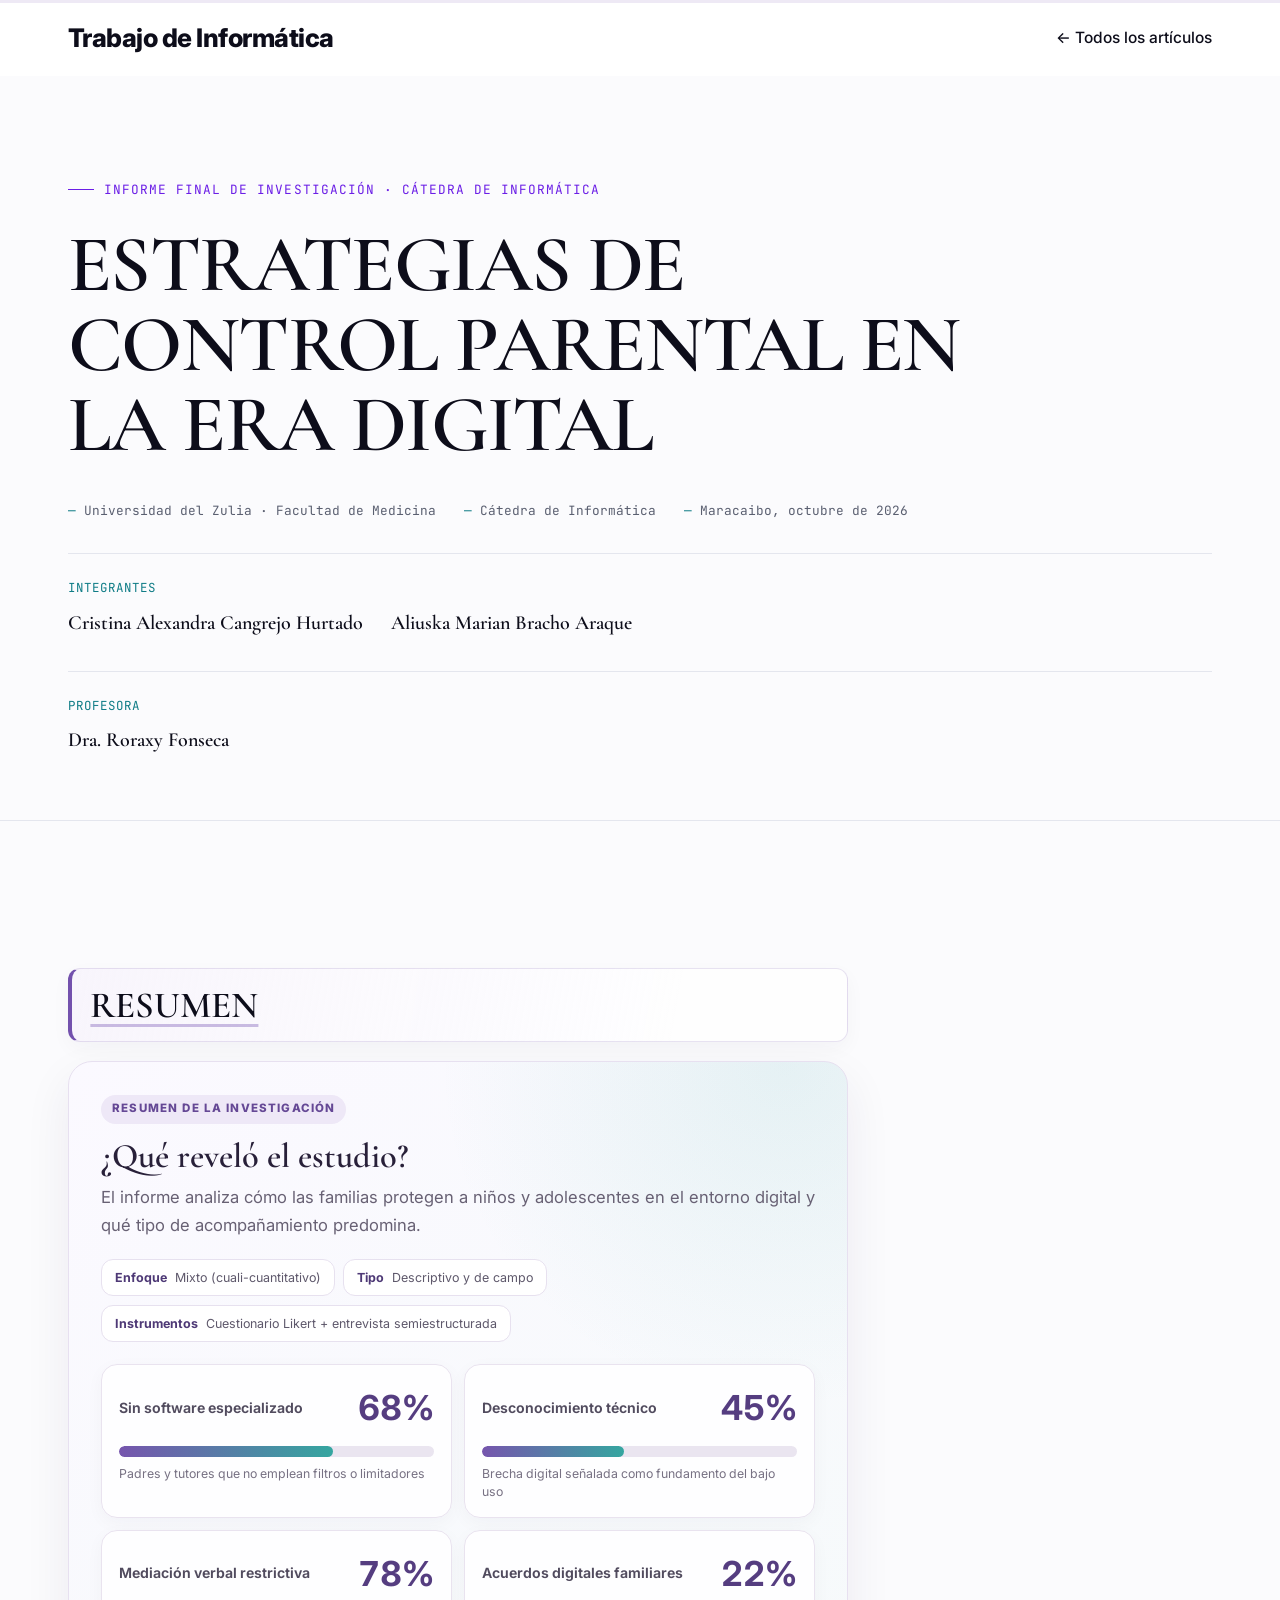
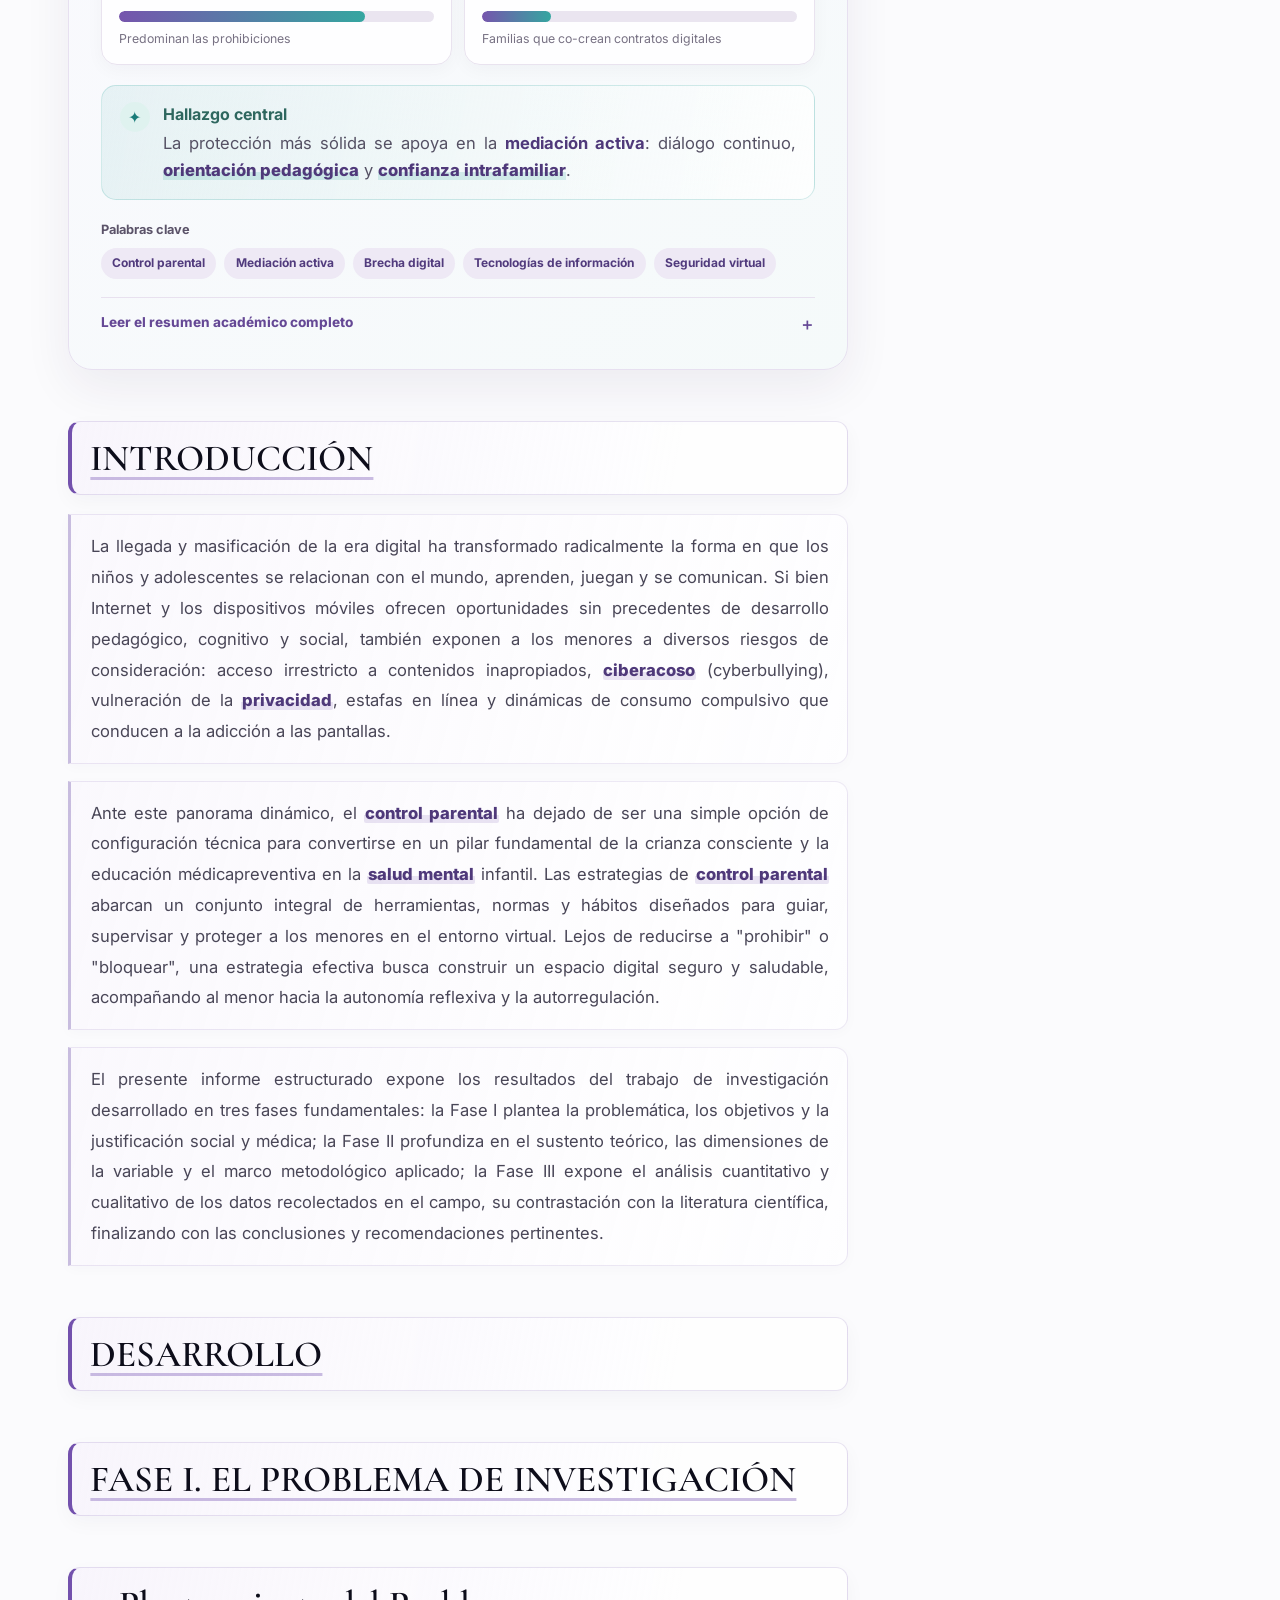
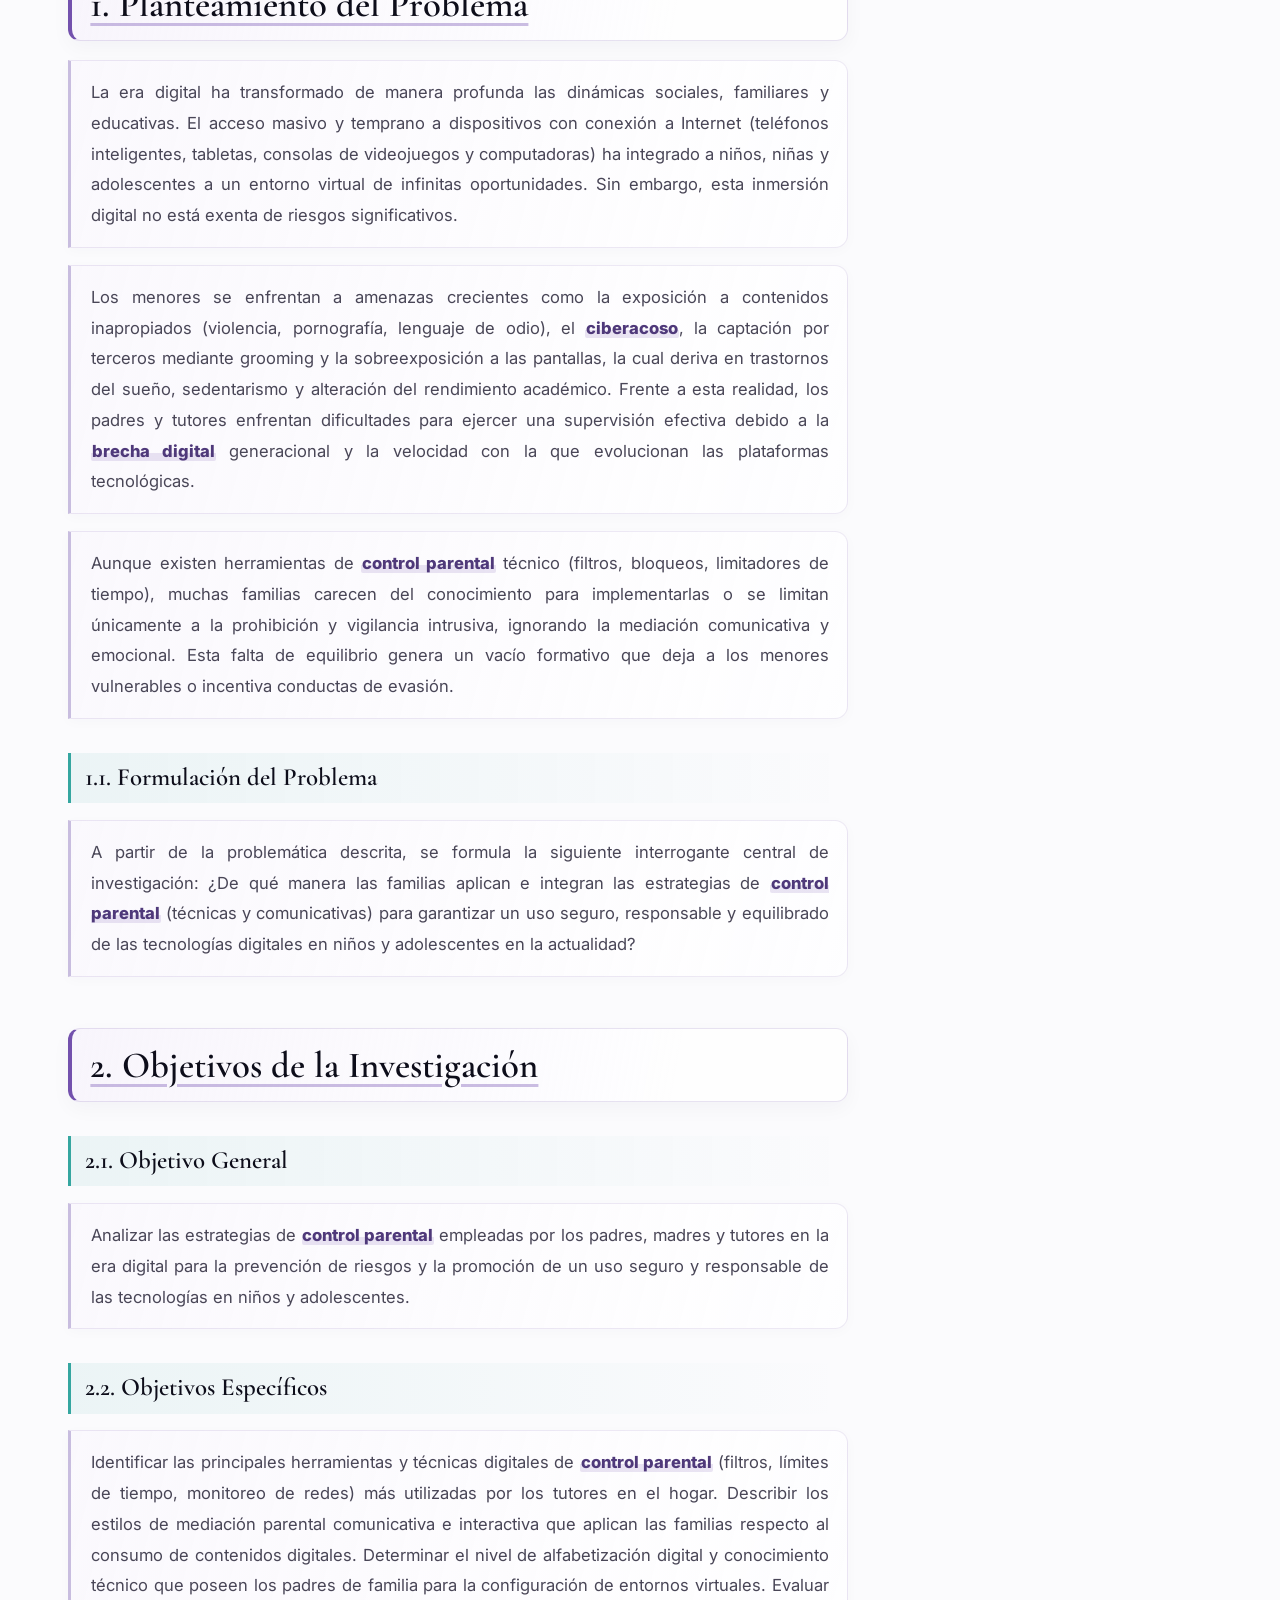
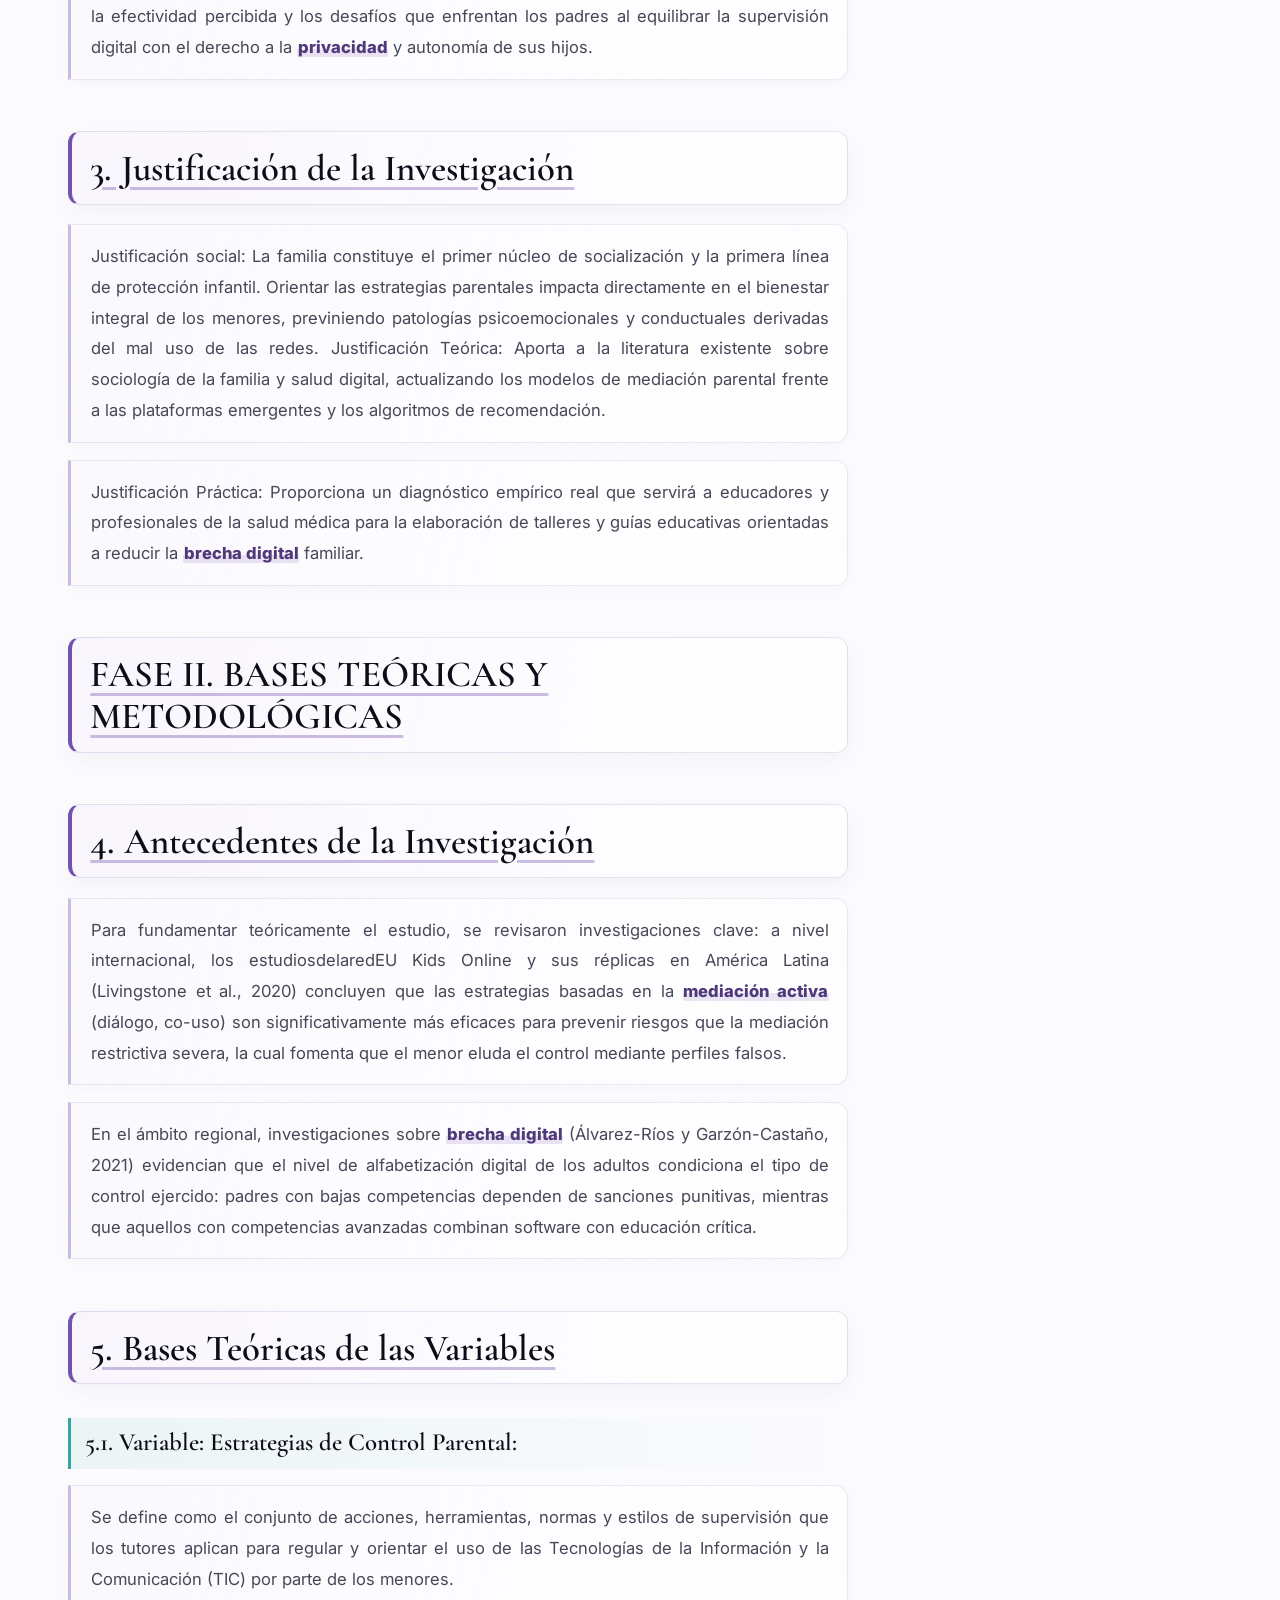
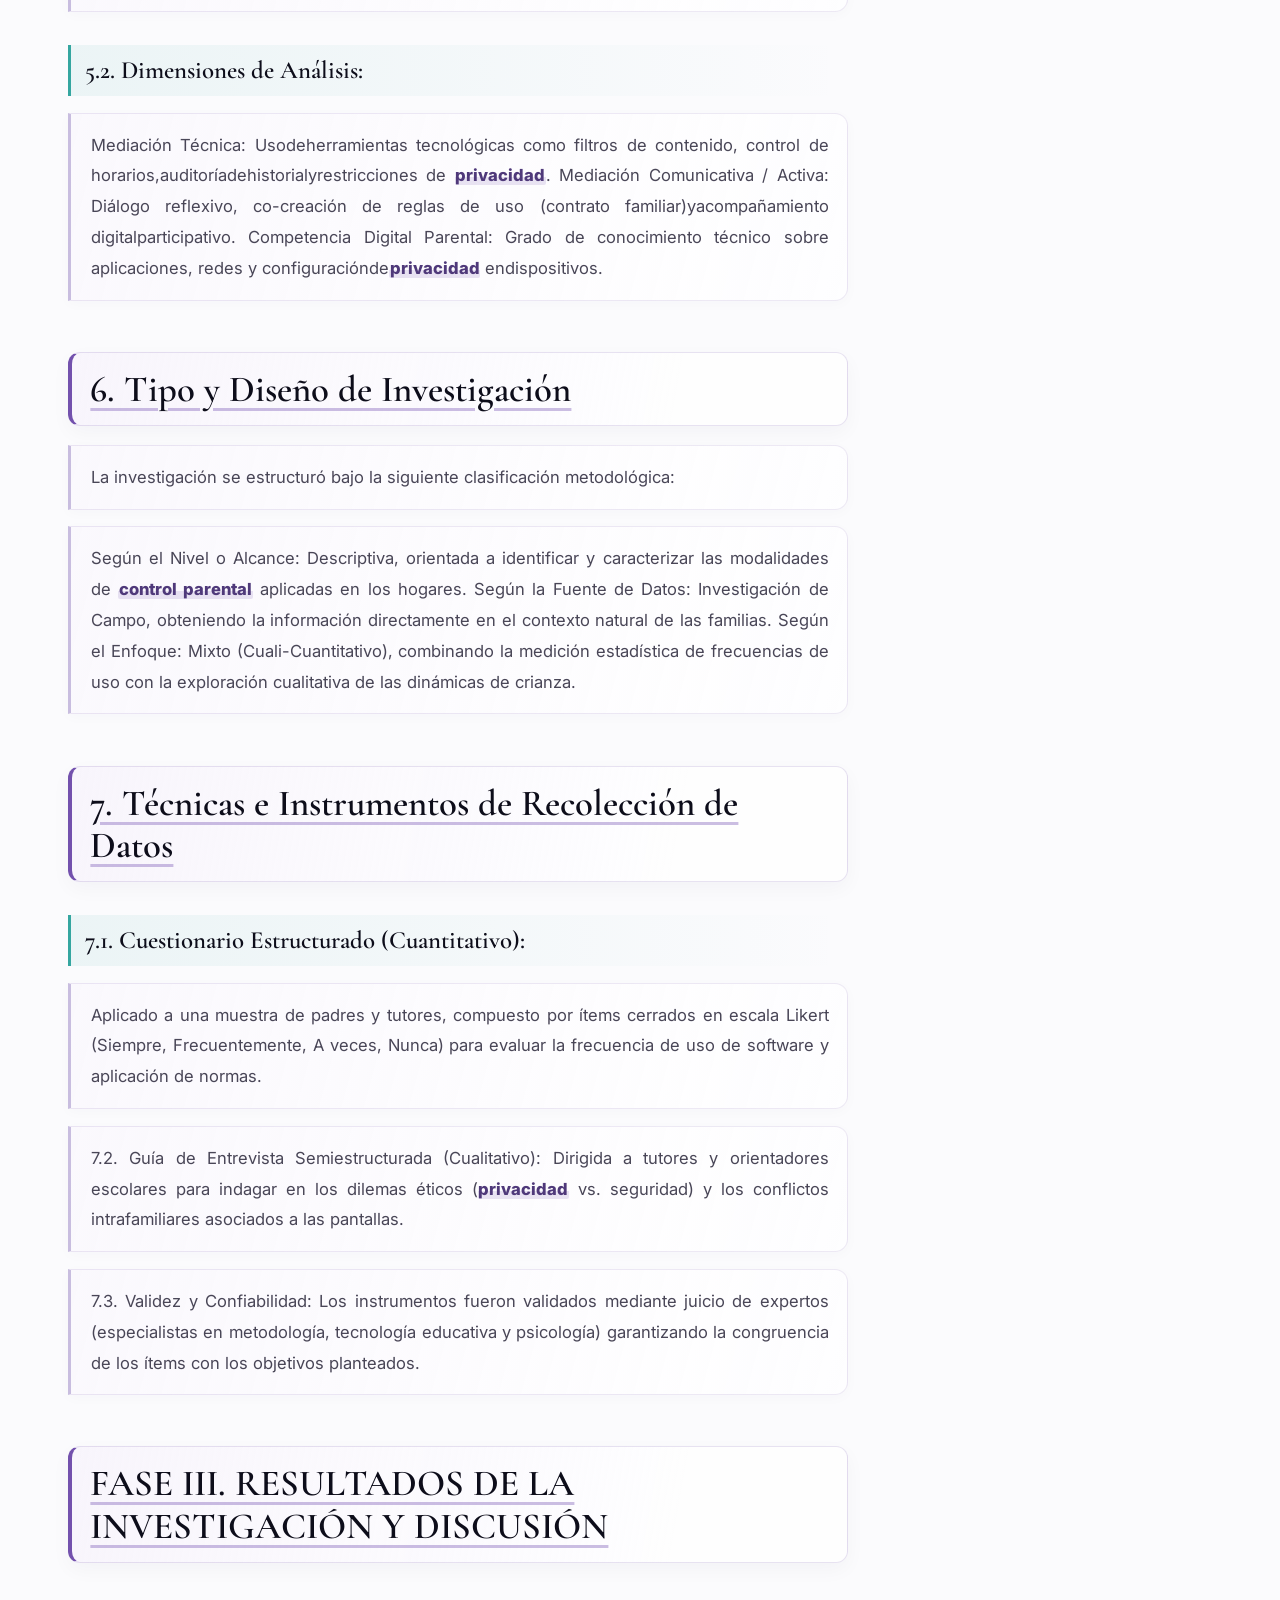
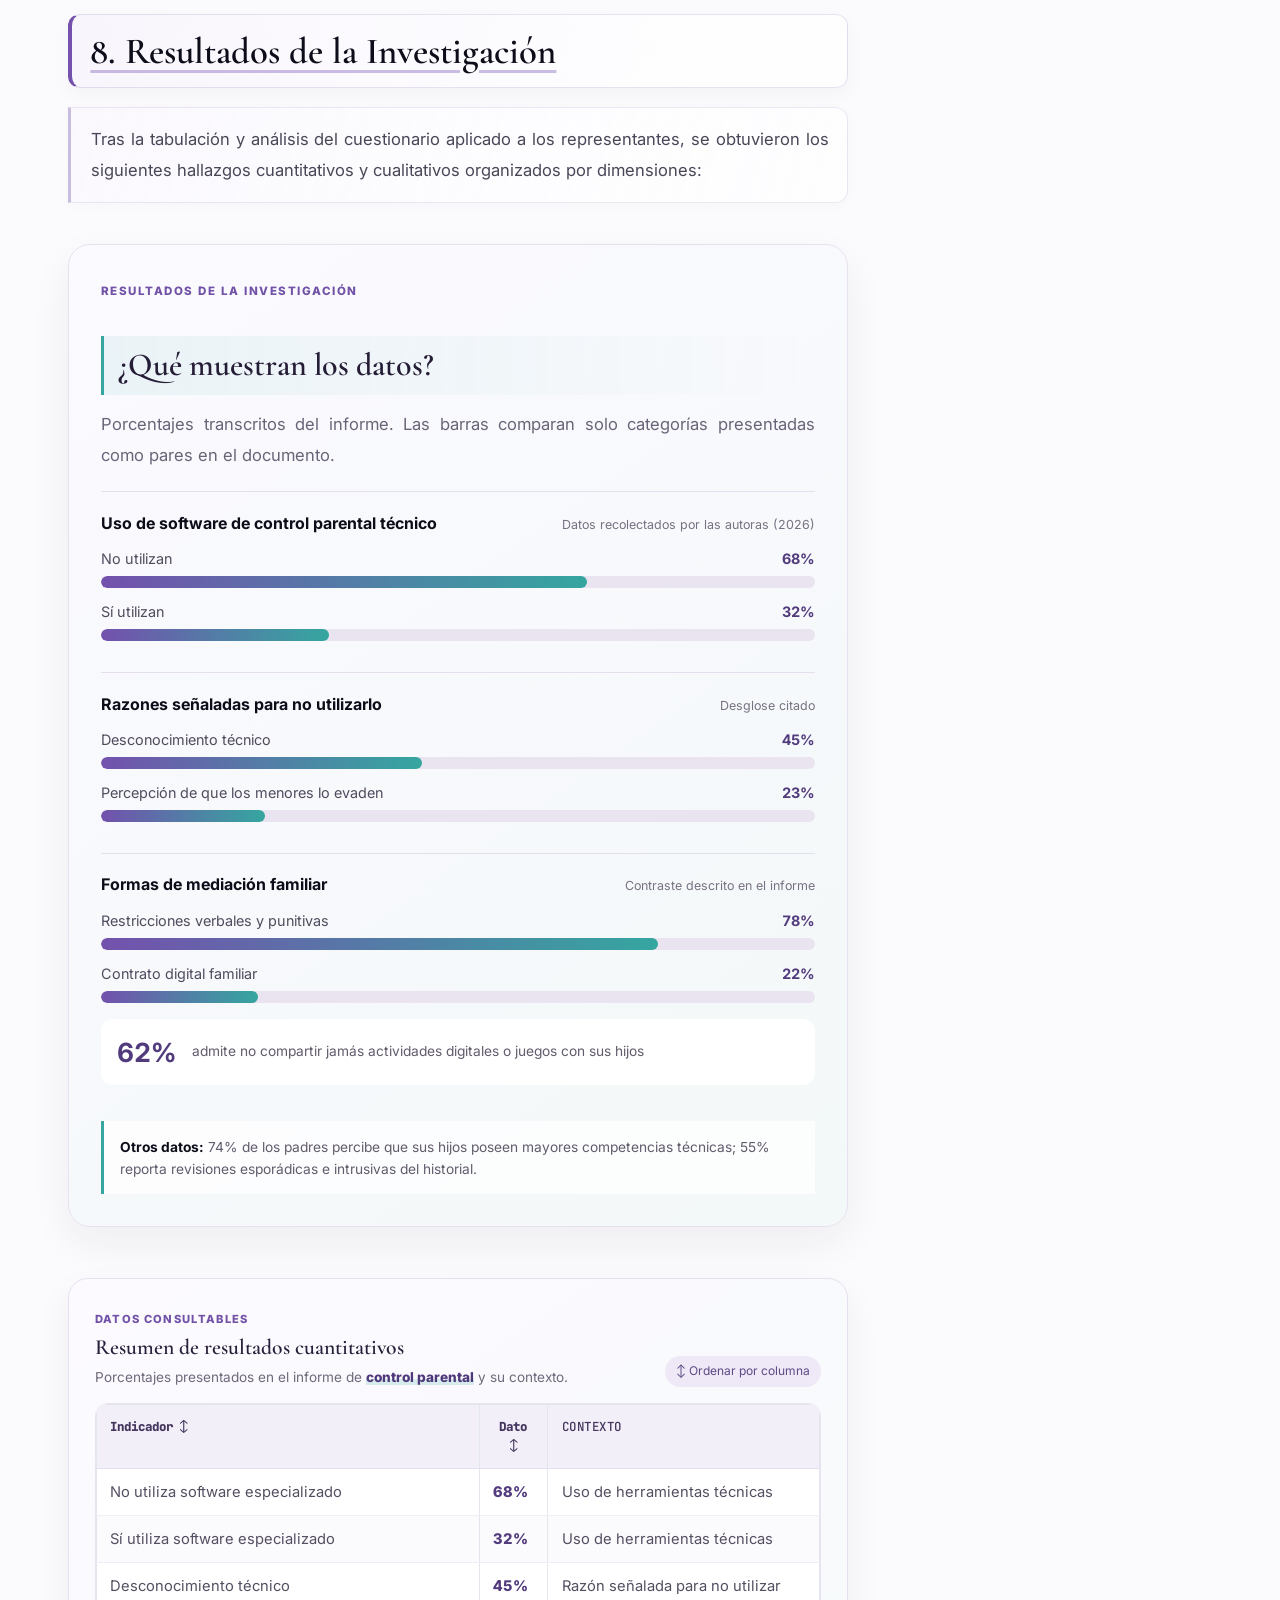
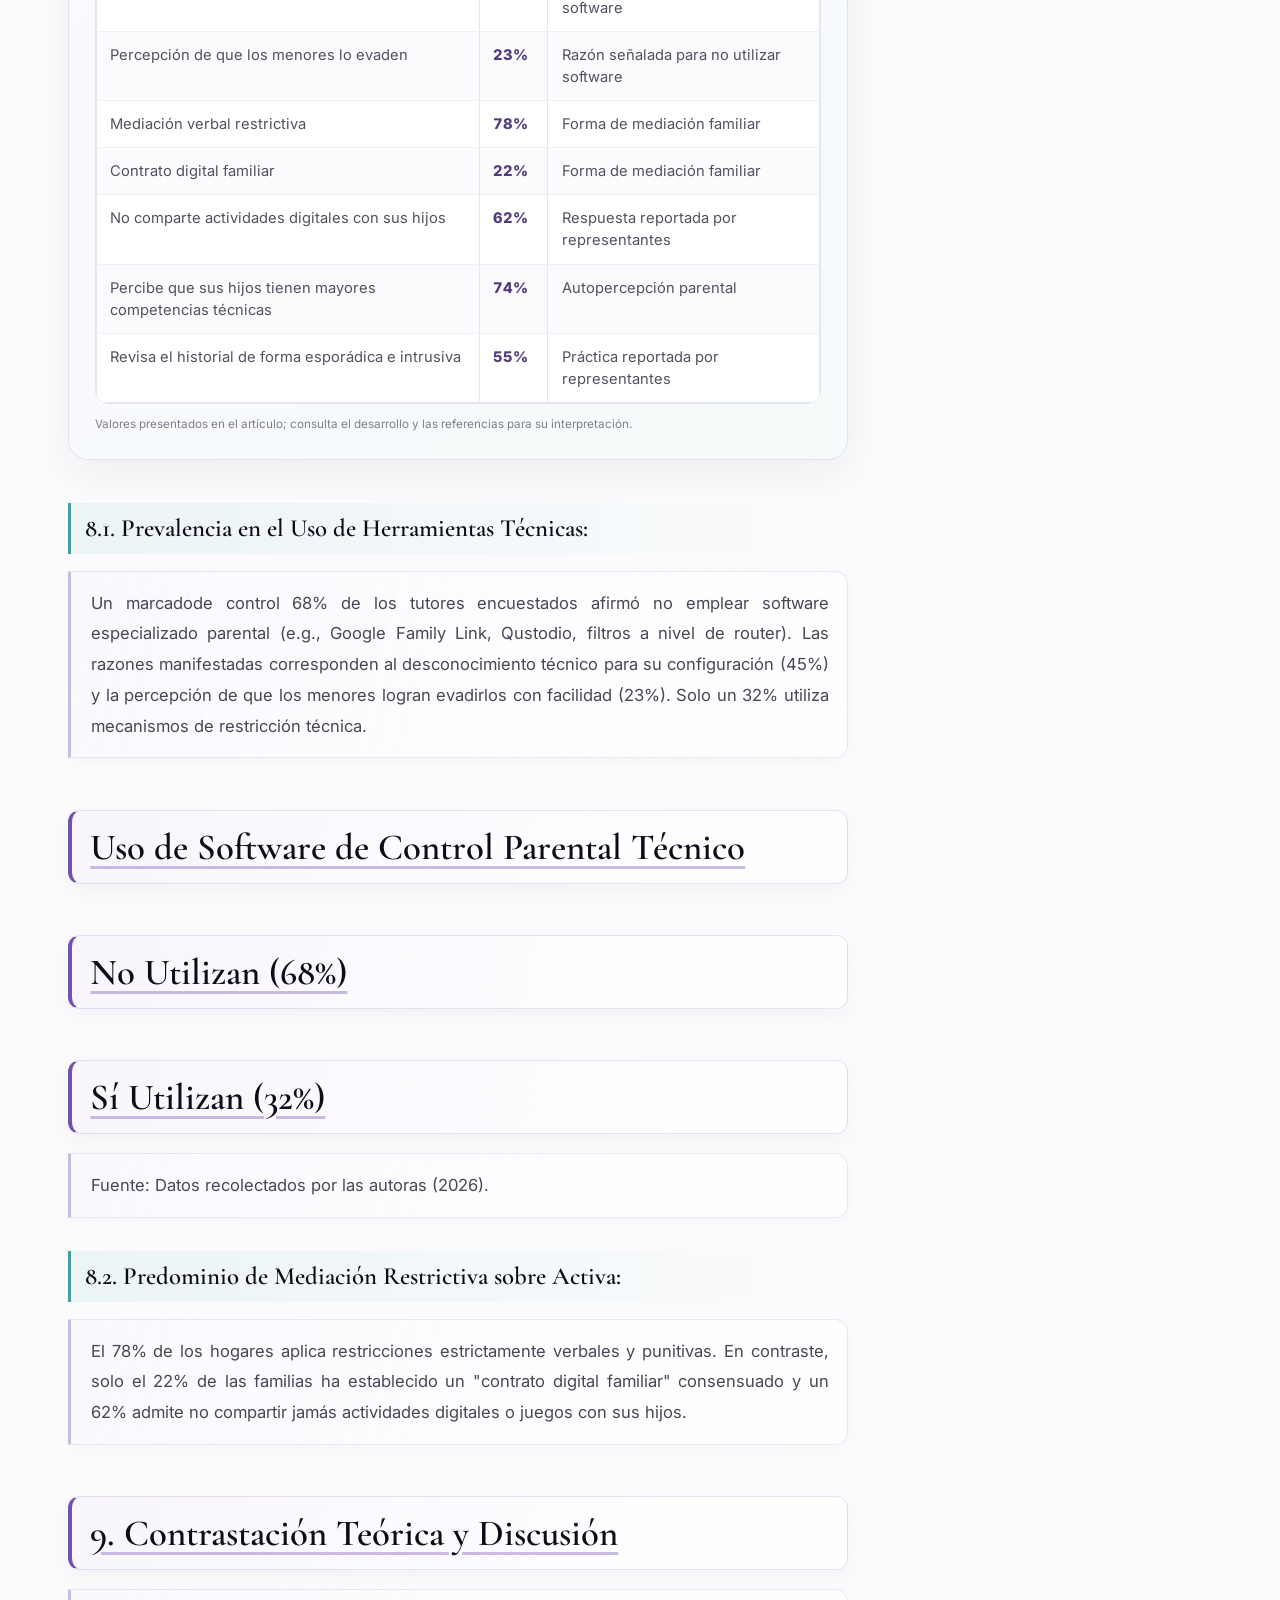
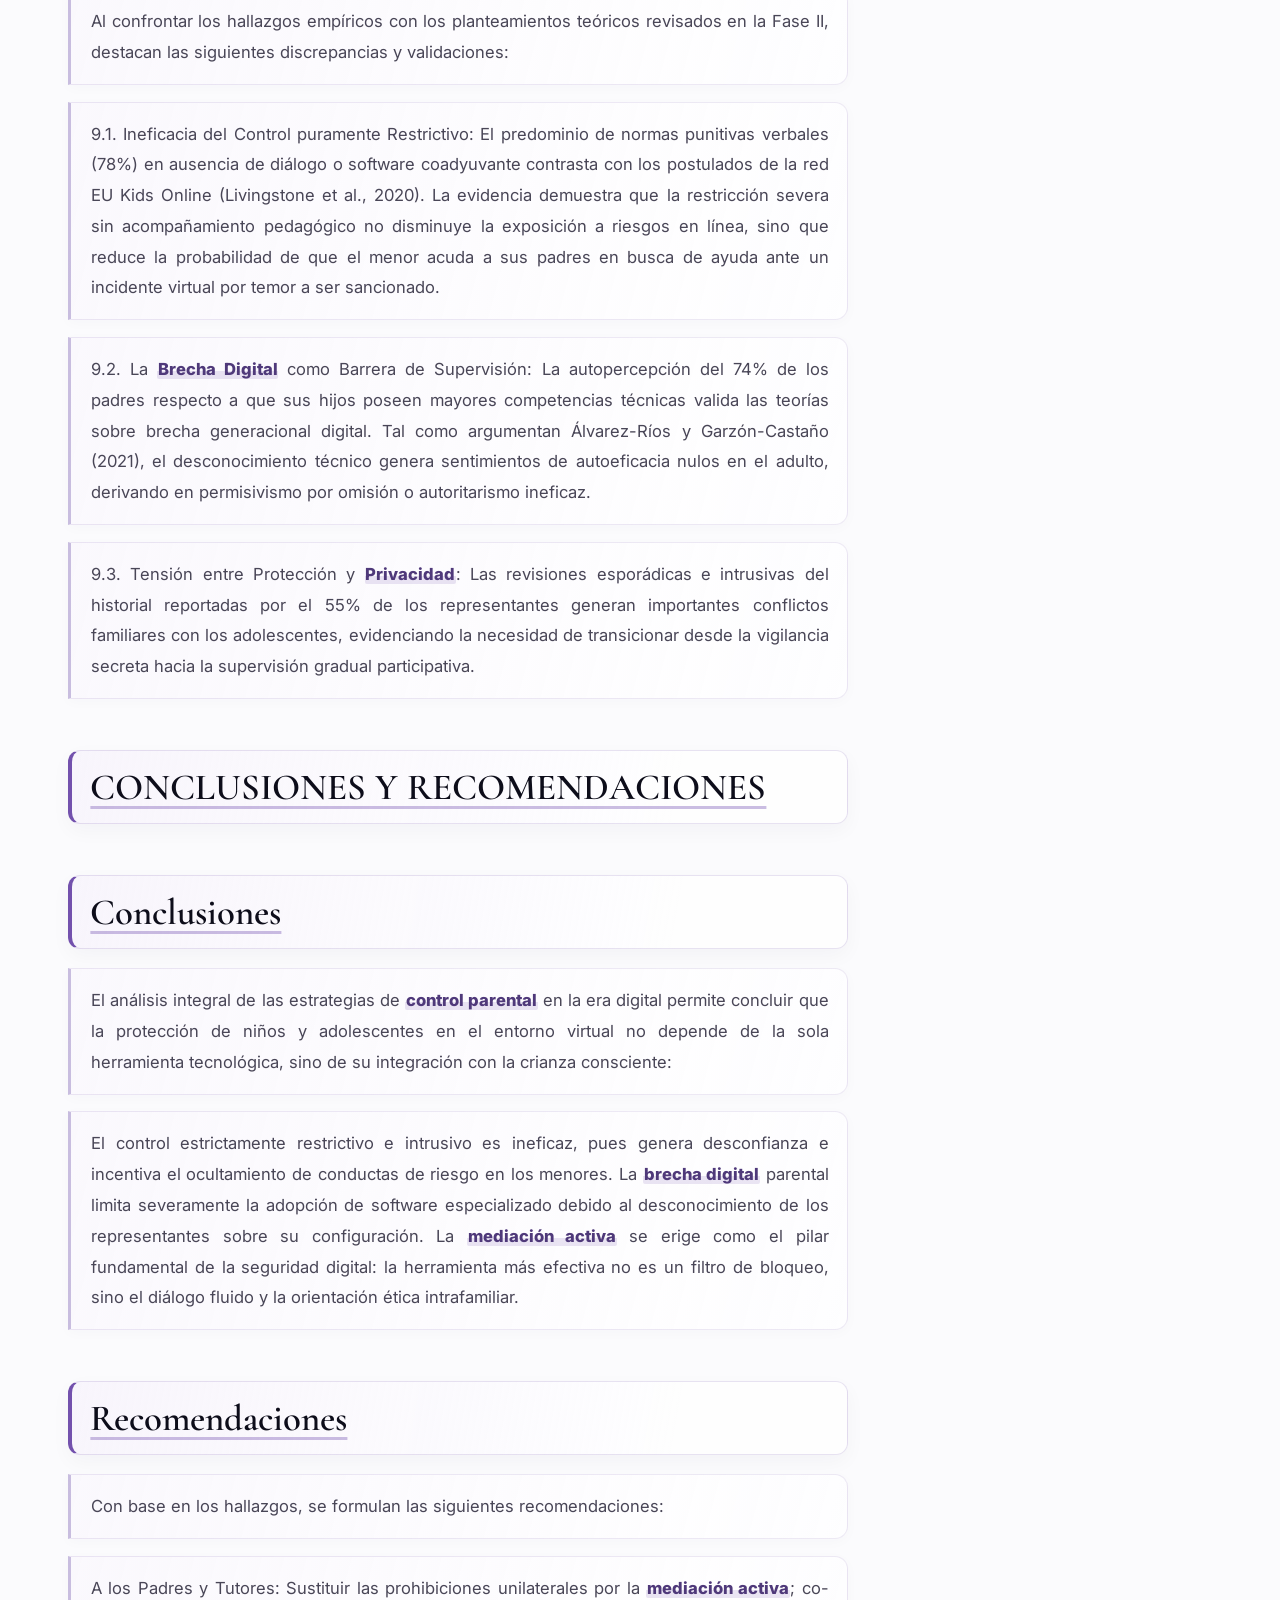
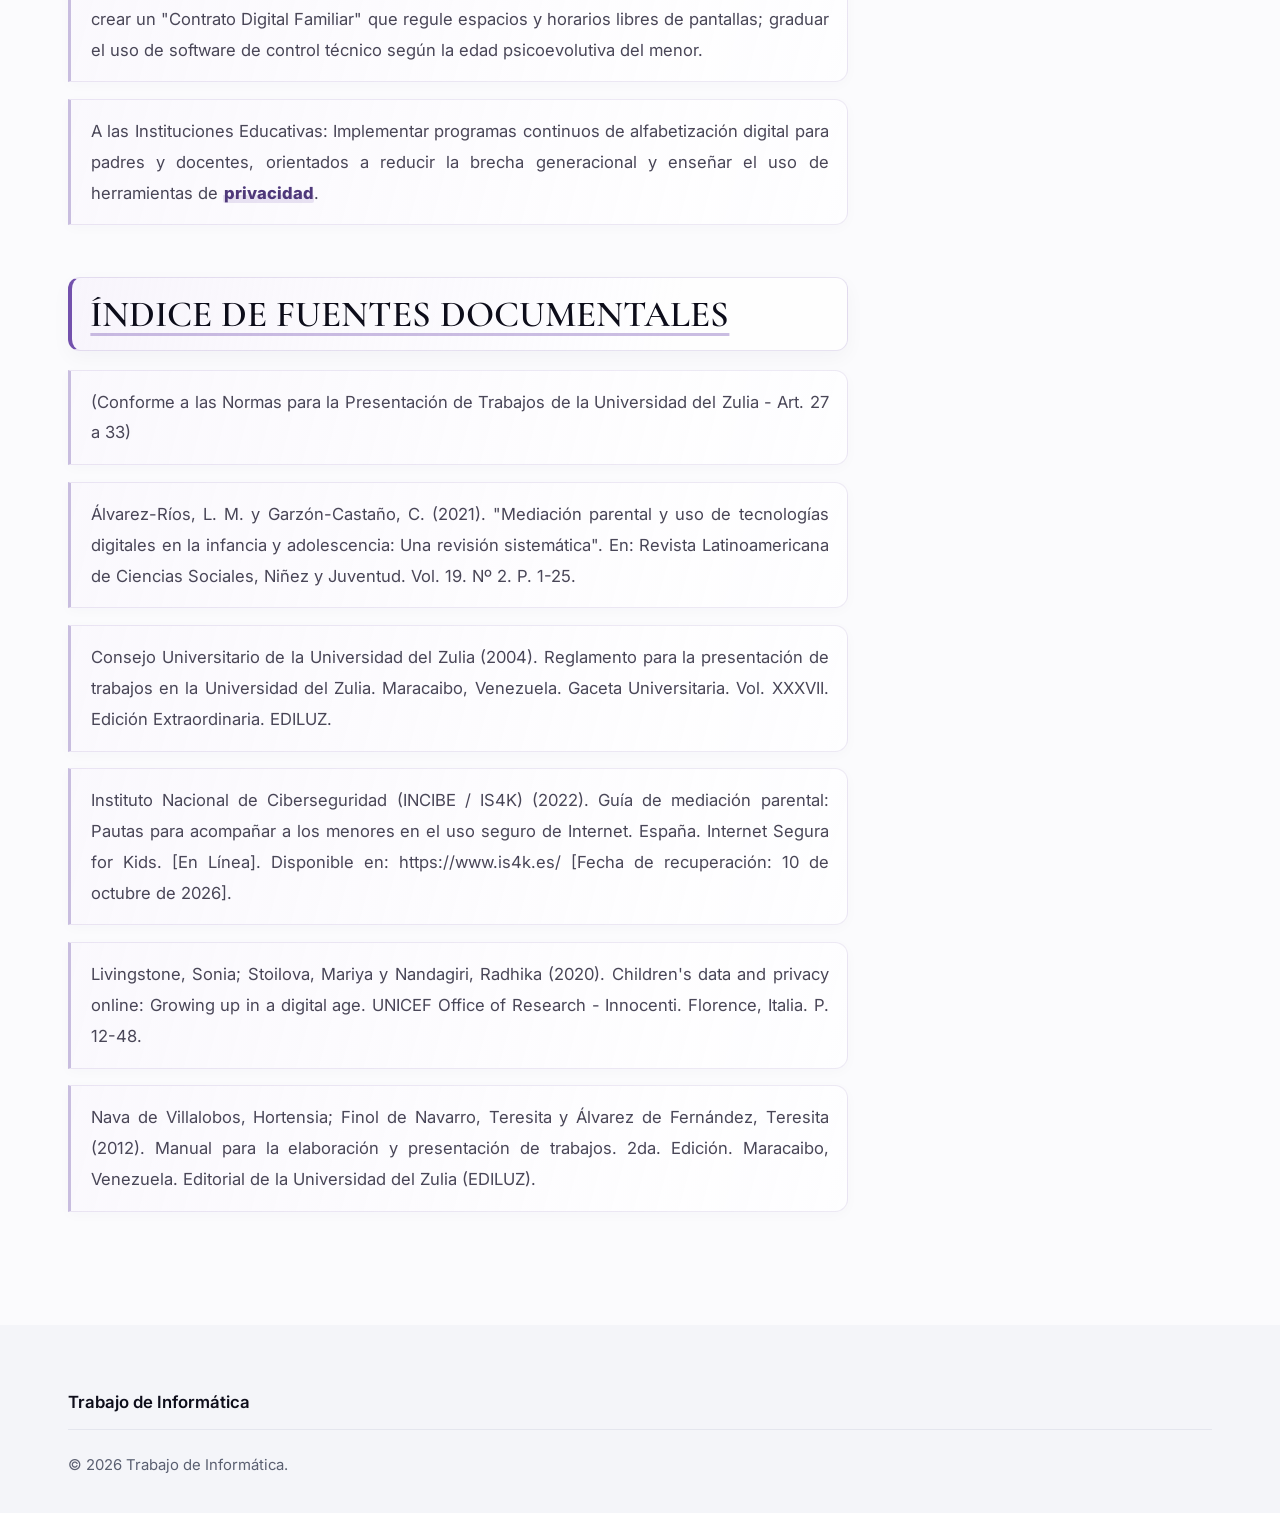
<file: articulo-3.html>
<!doctype html>
<html lang="es">
<head>
  <meta charset="utf-8">
  <meta name="viewport" content="width=device-width, initial-scale=1">
  <title>ESTRATEGIAS DE CONTROL PARENTAL EN LA ERA DIGITAL — Trabajo de Informática</title>
  <meta name="description" content="Estrategias de control parental en la era digital. Informe final de investigación, cátedra de Informática.">
  <link rel="stylesheet" href="styles.css">
  <link rel="stylesheet" href="article.css">
</head>
<body>
<div class="reading-progress" aria-hidden="true"><span class="progress"></span></div>


  <div class="progress"></div>

  <header>
    <div class="container">
      <a class="logo" href="index.html" style="color: var(--ink);">Trabajo de Informática</a>
      <nav>
        <a href="index.html#articulos">← Todos los artículos</a>
      </nav>
    </div>
  </header>

  <main>

    <section class="a-hero">
      <div class="container">
        <span class="kicker">Informe final de investigación · Cátedra de Informática</span>
        <h1>ESTRATEGIAS DE CONTROL PARENTAL EN LA ERA DIGITAL</h1>
        <div class="meta"><span>Universidad del Zulia · Facultad de Medicina</span><span>Cátedra de Informática</span><span>Maracaibo, octubre de 2026</span></div>
        <div class="authors reveal"><span class="authors-label">Integrantes</span><ul><li>Cristina Alexandra Cangrejo Hurtado</li><li>Aliuska Marian Bracho Araque</li></ul></div>
        <div class="authors reveal"><span class="authors-label">Profesora</span><ul><li>Dra. Roraxy Fonseca</li></ul></div>
      </div>
    </section>

    <section class="a-sec">
      <div class="container">
        <div class="doc">
<h2>RESUMEN</h2>
<div class="abstract-visual reveal">
  <div class="abstract-lead"><span class="abstract-tag">Resumen de la investigación</span><h3>¿Qué reveló el estudio?</h3><p>El informe analiza cómo las familias protegen a niños y adolescentes en el entorno digital y qué tipo de acompañamiento predomina.</p></div>
  <div class="abstract-method">
    <span class="method-pill"><b>Enfoque</b> Mixto (cuali-cuantitativo)</span>
    <span class="method-pill"><b>Tipo</b> Descriptivo y de campo</span>
    <span class="method-pill"><b>Instrumentos</b> Cuestionario Likert + entrevista semiestructurada</span>
  </div>
  <div class="abstract-stats">
    <article class="abstract-stat"><div class="abstract-stat-top"><span>Sin software especializado</span><strong data-to="68" data-suffix="%">68%</strong></div><div class="abstract-track"><i style="--value:68%"></i></div><small>Padres y tutores que no emplean filtros o limitadores</small></article>
    <article class="abstract-stat"><div class="abstract-stat-top"><span>Desconocimiento técnico</span><strong data-to="45" data-suffix="%">45%</strong></div><div class="abstract-track"><i style="--value:45%"></i></div><small>Brecha digital señalada como fundamento del bajo uso</small></article>
    <article class="abstract-stat"><div class="abstract-stat-top"><span>Mediación verbal restrictiva</span><strong data-to="78" data-suffix="%">78%</strong></div><div class="abstract-track"><i style="--value:78%"></i></div><small>Predominan las prohibiciones</small></article>
    <article class="abstract-stat"><div class="abstract-stat-top"><span>Acuerdos digitales familiares</span><strong data-to="22" data-suffix="%">22%</strong></div><div class="abstract-track"><i style="--value:22%"></i></div><small>Familias que co-crean contratos digitales</small></article>
  </div>
  <div class="abstract-conclusion"><span class="abstract-conclusion-icon">✦</span><div><b>Hallazgo central</b><p>La protección más sólida se apoya en la <strong>mediación activa</strong>: diálogo continuo, orientación pedagógica y confianza intrafamiliar.</p></div></div>
  <div class="abstract-keywords"><b>Palabras clave</b><span>Control parental</span><span>Mediación activa</span><span>Brecha digital</span><span>Tecnologías de información</span><span>Seguridad virtual</span></div>
  <details class="abstract-full"><summary>Leer el resumen académico completo</summary><p>La presente investigación tuvo como objetivo analizar las estrategias de control parental empleadas por los padres, madres y tutores en la era digital para la prevención de riesgos y la promoción de un uso seguro de las tecnologías en niños y adolescentes. La metodología se enmarcó en un estudio descriptivo y de campo, con enfoque mixto (cuali-cuantitativo). Se aplicó un cuestionario estructurado a escala Likert y una guía de entrevista semiestructurada a una muestra representativa de tutores en la comunidad educativa. Los resultados principales revelaron un bajo uso de herramientas tecnológicas de control parental (68% no emplea software especializado como filtros o limitadores), fundamentado en la brecha digital generacional y el desconocimiento técnico (45%). Asimismo, predomina la mediación restrictiva verbal (78%) basada en prohibiciones, en contraste con un escaso 22% de familias que co-crean acuerdos o contratos digitales familiares. Se concluye que la restricción unilateral resulta ineficaz para prevenir riesgos en línea e incita a conductas de ocultamiento en los menores. Se demuestra que la mediación activa, sustentada en el diálogo continuo, la orientación pedagógica y la confianza intrafamiliar, constituye la herramienta de protección más sólida frente a las amenazas del entorno virtual. Palabras clave:Control parental, mediación activa, brecha digital, tecnologías de información, seguridad virtual.</p></details>
</div>
<h2>INTRODUCCIÓN</h2>
<p>La llegada y masificación de la era digital ha transformado radicalmente la forma en que los niños y adolescentes se relacionan con el mundo, aprenden, juegan y se comunican. Si bien Internet y los dispositivos móviles ofrecen oportunidades sin precedentes de desarrollo pedagógico, cognitivo y social, también exponen a los menores a diversos riesgos de consideración: acceso irrestricto a contenidos inapropiados, ciberacoso (cyberbullying), vulneración de la privacidad, estafas en línea y dinámicas de consumo compulsivo que conducen a la adicción a las pantallas.</p>
<p>Ante este panorama dinámico, el control parental ha dejado de ser una simple opción de configuración técnica para convertirse en un pilar fundamental de la crianza consciente y la educación médicapreventiva en la salud mental infantil. Las estrategias de control parental abarcan un conjunto integral de herramientas, normas y hábitos diseñados para guiar, supervisar y proteger a los menores en el entorno virtual. Lejos de reducirse a "prohibir" o "bloquear", una estrategia efectiva busca construir un espacio digital seguro y saludable, acompañando al menor hacia la autonomía reflexiva y la autorregulación.</p>
<p>El presente informe estructurado expone los resultados del trabajo de investigación desarrollado en tres fases fundamentales: la Fase I plantea la problemática, los objetivos y la justificación social y médica; la Fase II profundiza en el sustento teórico, las dimensiones de la variable y el marco metodológico aplicado; la Fase III expone el análisis cuantitativo y cualitativo de los datos recolectados en el campo, su contrastación con la literatura científica, finalizando con las conclusiones y recomendaciones pertinentes.</p>
<h2>DESARROLLO</h2>
<h2>FASE I. EL PROBLEMA DE INVESTIGACIÓN</h2>
<h2>1. Planteamiento del Problema</h2>
<p>La era digital ha transformado de manera profunda las dinámicas sociales, familiares y educativas. El acceso masivo y temprano a dispositivos con conexión a Internet (teléfonos inteligentes, tabletas, consolas de videojuegos y computadoras) ha integrado a niños, niñas y adolescentes a un entorno virtual de infinitas oportunidades. Sin embargo, esta inmersión digital no está exenta de riesgos significativos.</p>
<p>Los menores se enfrentan a amenazas crecientes como la exposición a contenidos inapropiados (violencia, pornografía, lenguaje de odio), el ciberacoso, la captación por terceros mediante grooming y la sobreexposición a las pantallas, la cual deriva en trastornos del sueño, sedentarismo y alteración del rendimiento académico. Frente a esta realidad, los padres y tutores enfrentan dificultades para ejercer una supervisión efectiva debido a la brecha digital generacional y la velocidad con la que evolucionan las plataformas tecnológicas.</p>
<p>Aunque existen herramientas de control parental técnico (filtros, bloqueos, limitadores de tiempo), muchas familias carecen del conocimiento para implementarlas o se limitan únicamente a la prohibición y vigilancia intrusiva, ignorando la mediación comunicativa y emocional. Esta falta de equilibrio genera un vacío formativo que deja a los menores vulnerables o incentiva conductas de evasión.</p>
<h3>1.1. Formulación del Problema</h3>
<p>A partir de la problemática descrita, se formula la siguiente interrogante central de investigación: ¿De qué manera las familias aplican e integran las estrategias de control parental (técnicas y comunicativas) para garantizar un uso seguro, responsable y equilibrado de las tecnologías digitales en niños y adolescentes en la actualidad?</p>
<h2>2. Objetivos de la Investigación</h2>
<h3>2.1. Objetivo General</h3>
<p>Analizar las estrategias de control parental empleadas por los padres, madres y tutores en la era digital para la prevención de riesgos y la promoción de un uso seguro y responsable de las tecnologías en niños y adolescentes.</p>
<h3>2.2. Objetivos Específicos</h3>
<p>Identificar las principales herramientas y técnicas digitales de control parental (filtros, límites de tiempo, monitoreo de redes) más utilizadas por los tutores en el hogar. Describir los estilos de mediación parental comunicativa e interactiva que aplican las familias respecto al consumo de contenidos digitales. Determinar el nivel de alfabetización digital y conocimiento técnico que poseen los padres de familia para la configuración de entornos virtuales. Evaluar la efectividad percibida y los desafíos que enfrentan los padres al equilibrar la supervisión digital con el derecho a la privacidad y autonomía de sus hijos.</p>
<h2>3. Justificación de la Investigación</h2>
<p>Justificación social: La familia constituye el primer núcleo de socialización y la primera línea de protección infantil. Orientar las estrategias parentales impacta directamente en el bienestar integral de los menores, previniendo patologías psicoemocionales y conductuales derivadas del mal uso de las redes. Justificación Teórica: Aporta a la literatura existente sobre sociología de la familia y salud digital, actualizando los modelos de mediación parental frente a las plataformas emergentes y los algoritmos de recomendación.</p>
<p>Justificación Práctica: Proporciona un diagnóstico empírico real que servirá a educadores y profesionales de la salud médica para la elaboración de talleres y guías educativas orientadas a reducir la brecha digital familiar.</p>
<h2>FASE II. BASES TEÓRICAS Y METODOLÓGICAS</h2>
<h2>4. Antecedentes de la Investigación</h2>
<p>Para fundamentar teóricamente el estudio, se revisaron investigaciones clave: a nivel internacional, los estudiosdelaredEU Kids Online y sus réplicas en América Latina (Livingstone et al., 2020) concluyen que las estrategias basadas en la mediación activa (diálogo, co-uso) son significativamente más eficaces para prevenir riesgos que la mediación restrictiva severa, la cual fomenta que el menor eluda el control mediante perfiles falsos.</p>
<p>En el ámbito regional, investigaciones sobre brecha digital (Álvarez-Ríos y Garzón-Castaño, 2021) evidencian que el nivel de alfabetización digital de los adultos condiciona el tipo de control ejercido: padres con bajas competencias dependen de sanciones punitivas, mientras que aquellos con competencias avanzadas combinan software con educación crítica.</p>
<h2>5. Bases Teóricas de las Variables</h2>
<h3>5.1. Variable: Estrategias de Control Parental:</h3>
<p>Se define como el conjunto de acciones, herramientas, normas y estilos de supervisión que los tutores aplican para regular y orientar el uso de las Tecnologías de la Información y la Comunicación (TIC) por parte de los menores.</p>
<h3>5.2. Dimensiones de Análisis:</h3>
<p>Mediación Técnica: Usodeherramientas tecnológicas como filtros de contenido, control de horarios,auditoríadehistorialyrestricciones de privacidad. Mediación Comunicativa / Activa: Diálogo reflexivo, co-creación de reglas de uso (contrato familiar)yacompañamiento digitalparticipativo. Competencia Digital Parental: Grado de conocimiento técnico sobre aplicaciones, redes y configuracióndeprivacidad endispositivos.</p>
<h2>6. Tipo y Diseño de Investigación</h2>
<p>La investigación se estructuró bajo la siguiente clasificación metodológica:</p>
<p>Según el Nivel o Alcance: Descriptiva, orientada a identificar y caracterizar las modalidades de control parental aplicadas en los hogares. Según la Fuente de Datos: Investigación de Campo, obteniendo la información directamente en el contexto natural de las familias. Según el Enfoque: Mixto (Cuali-Cuantitativo), combinando la medición estadística de frecuencias de uso con la exploración cualitativa de las dinámicas de crianza.</p>
<h2>7. Técnicas e Instrumentos de Recolección de Datos</h2>
<h3>7.1. Cuestionario Estructurado (Cuantitativo):</h3>
<p>Aplicado a una muestra de padres y tutores, compuesto por ítems cerrados en escala Likert (Siempre, Frecuentemente, A veces, Nunca) para evaluar la frecuencia de uso de software y aplicación de normas.</p>
<p>7.2. Guía de Entrevista Semiestructurada (Cualitativo): Dirigida a tutores y orientadores escolares para indagar en los dilemas éticos (privacidad vs. seguridad) y los conflictos intrafamiliares asociados a las pantallas.</p>
<p>7.3. Validez y Confiabilidad: Los instrumentos fueron validados mediante juicio de expertos (especialistas en metodología, tecnología educativa y psicología) garantizando la congruencia de los ítems con los objetivos planteados.</p>
<h2>FASE III. RESULTADOS DE LA INVESTIGACIÓN Y DISCUSIÓN</h2>
<h2>8. Resultados de la Investigación</h2>
<p>Tras la tabulación y análisis del cuestionario aplicado a los representantes, se obtuvieron los siguientes hallazgos cuantitativos y cualitativos organizados por dimensiones:</p>
<section class="insight-board reveal"><div class="insight-head"><span class="insight-kicker">Resultados de la investigación</span><h3>¿Qué muestran los datos?</h3><p>Porcentajes transcritos del informe. Las barras comparan solo categorías presentadas como pares en el documento.</p></div><div class="insight-block"><div class="insight-block-title"><strong>Uso de software de control parental técnico</strong><span>Datos recolectados por las autoras (2026)</span></div><div class="insight-bar-row"><div><span>No utilizan</span><b data-to="68" data-suffix="%">68%</b></div><div class="insight-bar"><i style="--fill:68%"></i></div></div><div class="insight-bar-row"><div><span>Sí utilizan</span><b data-to="32" data-suffix="%">32%</b></div><div class="insight-bar"><i style="--fill:32%"></i></div></div></div><div class="insight-block"><div class="insight-block-title"><strong>Razones señaladas para no utilizarlo</strong><span>Desglose citado</span></div><div class="insight-bar-row"><div><span>Desconocimiento técnico</span><b data-to="45" data-suffix="%">45%</b></div><div class="insight-bar"><i style="--fill:45%"></i></div></div><div class="insight-bar-row"><div><span>Percepción de que los menores lo evaden</span><b data-to="23" data-suffix="%">23%</b></div><div class="insight-bar"><i style="--fill:23%"></i></div></div></div><div class="insight-block"><div class="insight-block-title"><strong>Formas de mediación familiar</strong><span>Contraste descrito en el informe</span></div><div class="insight-bar-row"><div><span>Restricciones verbales y punitivas</span><b data-to="78" data-suffix="%">78%</b></div><div class="insight-bar"><i style="--fill:78%"></i></div></div><div class="insight-bar-row"><div><span>Contrato digital familiar</span><b data-to="22" data-suffix="%">22%</b></div><div class="insight-bar"><i style="--fill:22%"></i></div></div><div class="insight-mini"><strong data-to="62" data-suffix="%">62%</strong><span>admite no compartir jamás actividades digitales o juegos con sus hijos</span></div></div><div class="insight-note"><strong>Otros datos:</strong> 74% de los padres percibe que sus hijos poseen mayores competencias técnicas; 55% reporta revisiones esporádicas e intrusivas del historial.</div></section>
<section class="data-table-card reveal" aria-label="Resumen de resultados cuantitativos"><div class="data-table-heading"><div><span class="table-kicker">Datos consultables</span><h3>Resumen de resultados cuantitativos</h3><p>Porcentajes presentados en el informe de control parental y su contexto.</p></div><span class="table-interaction">↕ Ordenar por columna</span></div><div class="table-scroll"><table class="interactive-data" data-sortable="parental-results"><thead><tr><th><button type="button" data-sort="0">Indicador ↕</button></th><th><button type="button" data-sort="1">Dato ↕</button></th><th>Contexto</th></tr></thead><tbody><tr><td>No utiliza software especializado</td><td data-value="68%">68%</td><td>Uso de herramientas técnicas</td></tr><tr><td>Sí utiliza software especializado</td><td data-value="32%">32%</td><td>Uso de herramientas técnicas</td></tr><tr><td>Desconocimiento técnico</td><td data-value="45%">45%</td><td>Razón señalada para no utilizar software</td></tr><tr><td>Percepción de que los menores lo evaden</td><td data-value="23%">23%</td><td>Razón señalada para no utilizar software</td></tr><tr><td>Mediación verbal restrictiva</td><td data-value="78%">78%</td><td>Forma de mediación familiar</td></tr><tr><td>Contrato digital familiar</td><td data-value="22%">22%</td><td>Forma de mediación familiar</td></tr><tr><td>No comparte actividades digitales con sus hijos</td><td data-value="62%">62%</td><td>Respuesta reportada por representantes</td></tr><tr><td>Percibe que sus hijos tienen mayores competencias técnicas</td><td data-value="74%">74%</td><td>Autopercepción parental</td></tr><tr><td>Revisa el historial de forma esporádica e intrusiva</td><td data-value="55%">55%</td><td>Práctica reportada por representantes</td></tr></tbody></table></div><div class="table-foot">Valores presentados en el artículo; consulta el desarrollo y las referencias para su interpretación.</div></section>
<h3>8.1. Prevalencia en el Uso de Herramientas Técnicas:</h3>
<p>Un marcadode control 68% de los tutores encuestados afirmó no emplear software especializado parental (e.g., Google Family Link, Qustodio, filtros a nivel de router). Las razones manifestadas corresponden al desconocimiento técnico para su configuración (45%) y la percepción de que los menores logran evadirlos con facilidad (23%). Solo un 32% utiliza mecanismos de restricción técnica.</p>
<h2>Uso de Software de Control Parental Técnico</h2>
<h2>No Utilizan (68%)</h2>
<h2>Sí Utilizan (32%)</h2>
<p>Fuente: Datos recolectados por las autoras (2026).</p>
<h3>8.2. Predominio de Mediación Restrictiva sobre Activa:</h3>
<p>El 78% de los hogares aplica restricciones estrictamente verbales y punitivas. En contraste, solo el 22% de las familias ha establecido un "contrato digital familiar" consensuado y un 62% admite no compartir jamás actividades digitales o juegos con sus hijos.</p>
<h2>9. Contrastación Teórica y Discusión</h2>
<p>Al confrontar los hallazgos empíricos con los planteamientos teóricos revisados en la Fase II, destacan las siguientes discrepancias y validaciones:</p>
<p>9.1. Ineficacia del Control puramente Restrictivo: El predominio de normas punitivas verbales (78%) en ausencia de diálogo o software coadyuvante contrasta con los postulados de la red EU Kids Online (Livingstone et al., 2020). La evidencia demuestra que la restricción severa sin acompañamiento pedagógico no disminuye la exposición a riesgos en línea, sino que reduce la probabilidad de que el menor acuda a sus padres en busca de ayuda ante un incidente virtual por temor a ser sancionado.</p>
<p>9.2. La Brecha Digital como Barrera de Supervisión: La autopercepción del 74% de los padres respecto a que sus hijos poseen mayores competencias técnicas valida las teorías sobre brecha generacional digital. Tal como argumentan Álvarez-Ríos y Garzón-Castaño (2021), el desconocimiento técnico genera sentimientos de autoeficacia nulos en el adulto, derivando en permisivismo por omisión o autoritarismo ineficaz.</p>
<p>9.3. Tensión entre Protección y Privacidad: Las revisiones esporádicas e intrusivas del historial reportadas por el 55% de los representantes generan importantes conflictos familiares con los adolescentes, evidenciando la necesidad de transicionar desde la vigilancia secreta hacia la supervisión gradual participativa.</p>
<h2>CONCLUSIONES Y RECOMENDACIONES</h2>
<h2>Conclusiones</h2>
<p>El análisis integral de las estrategias de control parental en la era digital permite concluir que la protección de niños y adolescentes en el entorno virtual no depende de la sola herramienta tecnológica, sino de su integración con la crianza consciente:</p>
<p>El control estrictamente restrictivo e intrusivo es ineficaz, pues genera desconfianza e incentiva el ocultamiento de conductas de riesgo en los menores. La brecha digital parental limita severamente la adopción de software especializado debido al desconocimiento de los representantes sobre su configuración. La mediación activa se erige como el pilar fundamental de la seguridad digital: la herramienta más efectiva no es un filtro de bloqueo, sino el diálogo fluido y la orientación ética intrafamiliar.</p>
<h2>Recomendaciones</h2>
<p>Con base en los hallazgos, se formulan las siguientes recomendaciones:</p>
<p>A los Padres y Tutores: Sustituir las prohibiciones unilaterales por la mediación activa; co-crear un "Contrato Digital Familiar" que regule espacios y horarios libres de pantallas; graduar el uso de software de control técnico según la edad psicoevolutiva del menor.</p>
<p>A las Instituciones Educativas: Implementar programas continuos de alfabetización digital para padres y docentes, orientados a reducir la brecha generacional y enseñar el uso de herramientas de privacidad.</p>
<h2>ÍNDICE DE FUENTES DOCUMENTALES</h2>
<p>(Conforme a las Normas para la Presentación de Trabajos de la Universidad del Zulia - Art. 27 a 33)</p>
<p>Álvarez-Ríos, L. M. y Garzón-Castaño, C. (2021). "Mediación parental y uso de tecnologías digitales en la infancia y adolescencia: Una revisión sistemática". En: Revista Latinoamericana de Ciencias Sociales, Niñez y Juventud. Vol. 19. Nº 2. P. 1-25.</p>
<p>Consejo Universitario de la Universidad del Zulia (2004). Reglamento para la presentación de trabajos en la Universidad del Zulia. Maracaibo, Venezuela. Gaceta Universitaria. Vol. XXXVII. Edición Extraordinaria. EDILUZ.</p>
<p>Instituto Nacional de Ciberseguridad (INCIBE / IS4K) (2022). Guía de mediación parental: Pautas para acompañar a los menores en el uso seguro de Internet. España. Internet Segura for Kids. [En Línea]. Disponible en: https://www.is4k.es/ [Fecha de recuperación: 10 de octubre de 2026].</p>
<p>Livingstone, Sonia; Stoilova, Mariya y Nandagiri, Radhika (2020). Children's data and privacy online: Growing up in a digital age. UNICEF Office of Research - Innocenti. Florence, Italia. P. 12-48.</p>
<p>Nava de Villalobos, Hortensia; Finol de Navarro, Teresita y Álvarez de Fernández, Teresita (2012). Manual para la elaboración y presentación de trabajos. 2da. Edición. Maracaibo, Venezuela. Editorial de la Universidad del Zulia (EDILUZ).</p>
        </div>
      </div>
    </section>

  </main>

  <footer class="site-footer">
    <div class="container">
      <div class="footer-brand">
        <h4>Trabajo de Informática</h4>
      </div>
      <div class="copy">© 2026 Trabajo de Informática.</div>
    </div>
  </footer>

  <script src="article.js"></script>
</body>
</html>
</file>
<file: styles.css>
:root {
  --bg: #ffffff;
  --bg-soft: #f4f5f9;
  --text: #0d0d1a;
  --muted: #5a5f70;
  --purple: #6b1ee6;
  --purple-dark: #5513c0;
  --purple-soft: #ece4fc;
  --yellow-soft: #fde68a;
  --lilac-soft: #d8ccf5;
  --line: #e4e6ee;
  --mono: ui-monospace, "SFMono-Regular", Menlo, Consolas, monospace;
}
* { box-sizing: border-box; margin: 0; padding: 0; }
body {
  font-family: system-ui, -apple-system, "Segoe UI", Roboto, Arial, sans-serif;
  background: var(--bg);
  color: var(--text);
  line-height: 1.55;
  -webkit-font-smoothing: antialiased;
}
a { color: var(--purple); text-decoration: none; }
a:hover { text-decoration: underline; }
.container { max-width: 1200px; margin: 0 auto; padding: 0 28px; }

/* Header */
header { background: var(--bg); }
header .container {
  display: flex; align-items: center; justify-content: space-between;
  height: 76px;
}
.logo { font-weight: 800; font-size: 1.6rem; letter-spacing: -0.02em; color: var(--text); }
nav { display: flex; gap: 32px; align-items: center; }
nav a { color: var(--text); font-size: 0.97rem; font-weight: 500; }
nav a:hover { text-decoration: none; color: var(--purple); }

/* Buttons */
.btn {
  display: inline-block; padding: 14px 24px; border-radius: 8px;
  background: var(--purple); color: #fff; font-weight: 600; font-size: 1rem;
}
.btn:hover { background: var(--purple-dark); text-decoration: none; color: #fff; }

/* Eyebrow (monospace caps) */
.eyebrow {
  display: block; font-family: var(--mono); font-size: 0.85rem;
  color: var(--purple); text-transform: uppercase; letter-spacing: 0.04em;
  margin-bottom: 18px;
}

/* Portada con fondo de medicina y tecnología (solo esta sección) */
.hero {
  position: relative;
  text-align: center;
  padding: 96px 0 112px;
  background-color: #dfe9f2;
  background-image: url("images/portada-fondo.jpg");
  background-size: cover;
  background-position: center;
  overflow: hidden;
}
.hero::before {
  content: "";
  position: absolute; inset: 0;
  background: linear-gradient(180deg, rgba(255,255,255,0.78) 0%, rgba(255,255,255,0.86) 100%);
  z-index: 0;
}
.hero > .container { position: relative; z-index: 1; }
.hero h1 {
  font-family: "Playfair Display", "Cormorant Garamond", Georgia, serif;
  font-size: clamp(2.6rem, 6.4vw, 5.2rem); line-height: 1.08;
  letter-spacing: -0.015em; font-weight: 700; margin: 0 auto;
}
.hero h1 em { font-style: italic; font-weight: 600; color: var(--purple); }
.hero p.lead { font-size: 1.1rem; color: var(--text); margin: 0 auto 22px; max-width: 620px; }
.hero .quiz { font-size: 1.05rem; margin-bottom: 32px; color: var(--text); }

/* Sections */
section { padding: 88px 0; }
section.soft { background: var(--bg-soft); }
.section-head { margin-bottom: 44px; }
.section-head h2 {
  font-size: clamp(1.8rem, 3vw, 2.4rem); line-height: 1.2;
  font-weight: 600; letter-spacing: -0.02em; margin-bottom: 14px;
}
.section-head p { color: var(--muted); max-width: 640px; font-size: 1.05rem; }

/* Article cards */
.cards {
  display: grid; grid-template-columns: repeat(3, 1fr); gap: 28px;
}
.article-link { color: inherit; display: block; border-radius: 14px; }
.article-link:hover { text-decoration: none; }
.article-link:hover h3 { color: var(--purple); }
.article .thumb {
  border-radius: 14px; aspect-ratio: 16 / 10; margin-bottom: 22px;
  display: flex; align-items: center; justify-content: center;
  font-weight: 600; color: var(--text);
}
.thumb.lilac { background: var(--lilac-soft); }
.thumb.purple { background: var(--purple); color: #fff; }
.thumb.yellow { background: var(--yellow-soft); }
.article .category {
  display: block; font-family: var(--mono); font-size: 0.8rem;
  color: var(--purple); text-transform: none; letter-spacing: 0.015em;
  margin-bottom: 10px;
}
.article h3 { font-size: 1.2rem; font-weight: 600; line-height: 1.35; margin-bottom: 10px; }
.article p { color: var(--muted); font-size: 0.97rem; }

/* Página de artículo */
.article-page { padding: 72px 0 96px; }
.article-page .narrow { max-width: 780px; margin: 0 auto; }
.article-page h1 {
  font-size: clamp(2rem, 4vw, 2.8rem); line-height: 1.15;
  font-weight: 600; letter-spacing: -0.02em; margin-bottom: 20px;
}
.article-page .lead { font-size: 1.15rem; color: var(--muted); margin-bottom: 36px; }
.article-page .hero-thumb {
  border-radius: 18px; aspect-ratio: 16 / 9; margin-bottom: 40px;
  display: flex; align-items: center; justify-content: center; font-weight: 600;
}
.article-page p { font-size: 1.05rem; margin-bottom: 22px; }
.article-page h2 { font-size: 1.5rem; font-weight: 600; margin: 40px 0 14px; }
.back { display: inline-block; margin-bottom: 32px; font-weight: 500; }

/* Footer */
footer.site-footer {
  background: var(--bg-soft); padding: 64px 0 36px; font-size: 0.93rem; color: var(--muted);
}
.footer-brand h4 { color: var(--text); margin-bottom: 14px; font-size: 1.05rem; font-weight: 600; }
.copy { border-top: 1px solid var(--line); padding-top: 24px; margin-top: 8px; }

@media (max-width: 900px) {
  nav { display: none; }
  .cards { grid-template-columns: 1fr; }
  .hero { padding: 64px 0 72px; }
  section { padding: 64px 0; }
}

/* Ilustraciones de tarjetas */
.article .thumb { overflow: hidden; padding: 0; background: none; }
.article .thumb img { width: 100%; height: 100%; object-fit: cover; display: block; transition: transform .6s cubic-bezier(.2,.7,.2,1); }
.article-link:hover .thumb img { transform: scale(1.05); }

/* Encabezado de portada: QR, logo y contador */
.brand-group { display: flex; align-items: center; gap: 16px; }
.qr { width: 46px; height: 46px; border-radius: 6px; border: 1px solid var(--line); padding: 3px; background: #fff; }
.visits { display: inline-flex; align-items: center; }
.visits:hover { text-decoration: none; }
</file>
<file: article.css>
/* ===== Tipografía y base de artículos ===== */
@import url("https://fonts.googleapis.com/css2?family=Cormorant+Garamond:ital,wght@0,500;0,600;1,500&family=Playfair+Display:ital,wght@0,700;1,600&family=Inter:wght@400;500;600;700&family=JetBrains+Mono:wght@400;500&display=swap");

:root {
  --ink: #0d0d1a;
  --ink-soft: #2a2e3d;
  --teal: #0f7c86;
  --teal-soft: #d9f0f1;
  --paper: #fbfbfd;
  --serif: "Cormorant Garamond", Georgia, "Times New Roman", serif;
  --sans: "Inter", system-ui, -apple-system, "Segoe UI", Roboto, Arial, sans-serif;
  --code: "JetBrains Mono", ui-monospace, Menlo, Consolas, monospace;
}

body { font-family: var(--sans); background: var(--paper); color: var(--ink); }

/* Barra de progreso de lectura */
.progress {
  position: fixed; top: 0; left: 0; height: 3px; width: 0;
  background: linear-gradient(90deg, var(--purple), var(--teal));
  z-index: 60; transition: width 0.1s linear;
}

/* Encabezado de artículo */
.a-hero { padding: 96px 0 64px; border-bottom: 1px solid var(--line); }
.kicker {
  display: inline-flex; align-items: center; gap: 10px;
  font-family: var(--code); font-size: 0.8rem; color: var(--purple);
  text-transform: uppercase; letter-spacing: 0.08em; margin-bottom: 26px;
}
.kicker::before {
  content: ""; width: 26px; height: 1px; background: var(--purple);
}
.a-hero h1 {
  font-family: var(--serif); font-weight: 600;
  font-size: clamp(2.8rem, 6.4vw, 5rem); line-height: 1.0; letter-spacing: -0.02em;
  max-width: 980px;
}
.a-hero h1 em { font-style: italic; color: var(--purple); font-weight: 500; }
.deck { font-size: 1.2rem; color: var(--muted); max-width: 720px; margin-top: 28px; line-height: 1.6; }
.meta { display: flex; gap: 28px; margin-top: 36px; flex-wrap: wrap; font-family: var(--code); font-size: 0.8rem; color: var(--muted); }
.meta span::before { content: "— "; color: var(--teal); }

/* Secciones */
.a-sec { padding: 96px 0; }
.a-sec.tint { background: #f3f1fb; }
.a-sec.tint-teal { background: var(--teal-soft); }
.sec-label {
  font-family: var(--code); font-size: 0.78rem; text-transform: uppercase;
  letter-spacing: 0.08em; color: var(--teal); margin-bottom: 14px; display: block;
}
.sec-title {
  font-family: var(--serif); font-weight: 600; font-size: clamp(2.1rem, 4vw, 3.2rem);
  line-height: 1.08; letter-spacing: -0.015em; margin-bottom: 20px; max-width: 880px;
}
.lede { font-size: 1.12rem; color: var(--ink-soft); max-width: 740px; line-height: 1.7; margin-bottom: 18px; }
.a-sec p { line-height: 1.7; }
.a-sec p + p { margin-top: 14px; }

/* Palabras clave: negrita y subrayado animado */
strong { font-weight: 700; color: var(--ink); }
.hl {
  background-image: linear-gradient(transparent 58%, rgba(107, 30, 230, 0.22) 58%);
  background-repeat: no-repeat; background-size: 0% 100%;
  transition: background-size 1.1s cubic-bezier(.2,.7,.2,1);
  padding: 0 2px;
}
.hl.in { background-size: 100% 100%; }

/* Revelado al entrar en pantalla */
.reveal { opacity: 0; transform: translateY(18px); transition: opacity .8s ease, transform .8s ease; }
.reveal.in { opacity: 1; transform: none; }

/* Estadísticas que se mueven */
.stats { display: grid; grid-template-columns: repeat(4, 1fr); gap: 20px; margin-top: 48px; }
.stat {
  background: #fff; border: 1px solid var(--line); border-radius: 16px;
  padding: 26px 22px 22px; position: relative; overflow: hidden;
}
.stat::after {
  content: ""; position: absolute; left: 0; bottom: 0; height: 3px; width: 100%;
  background: linear-gradient(90deg, var(--purple), var(--teal));
  transform: scaleX(0); transform-origin: left; transition: transform .9s ease .2s;
}
.stat.in::after { transform: scaleX(1); }
.num {
  font-family: var(--serif); font-size: 3.4rem; font-weight: 600; line-height: 1;
  color: var(--ink); font-variant-numeric: tabular-nums;
}
.num small { font-size: 1.6rem; color: var(--purple); margin-left: 2px; }
.stat-label { font-size: 0.92rem; color: var(--muted); margin-top: 12px; line-height: 1.45; }

/* Barras animadas */
.bars { margin-top: 40px; display: grid; gap: 18px; max-width: 760px; }
.bar-row { display: grid; grid-template-columns: 200px 1fr 70px; align-items: center; gap: 18px; }
.bar-label { font-size: 0.95rem; color: var(--ink-soft); }
.bar-track { height: 12px; background: #ebe9f3; border-radius: 99px; overflow: hidden; }
.bar-fill {
  height: 100%; width: 0; border-radius: 99px;
  background: linear-gradient(90deg, var(--purple), var(--teal));
  transition: width 1.4s cubic-bezier(.2,.7,.2,1);
}
.bar-val { font-family: var(--code); font-size: 0.9rem; text-align: right; color: var(--ink); }
.bars.in .bar-fill { width: var(--w); }

/* Pestañas interactivas */
.tabs { margin-top: 44px; }
.tab-buttons { display: flex; flex-wrap: wrap; gap: 10px; }
.tab-btn {
  font: inherit; font-size: 0.95rem; font-weight: 500; cursor: pointer;
  padding: 12px 20px; border-radius: 999px; border: 1px solid var(--line);
  background: #fff; color: var(--ink-soft); transition: all .25s ease;
}
.tab-btn:hover { border-color: var(--purple); color: var(--purple); }
.tab-btn[aria-selected="true"] { background: var(--ink); color: #fff; border-color: var(--ink); }
.tab-panel {
  margin-top: 22px; background: #fff; border: 1px solid var(--line);
  border-radius: 18px; padding: 34px; min-height: 180px;
  display: grid; grid-template-columns: 96px 1fr; gap: 28px; align-items: start;
  animation: fadeIn .5s ease;
}
.tab-panel[hidden] { display: none; }
.tab-panel h3 { font-family: var(--serif); font-size: 1.9rem; font-weight: 600; margin-bottom: 10px; }
.tab-panel p { color: var(--ink-soft); }
@keyframes fadeIn { from { opacity: 0; transform: translateY(8px); } to { opacity: 1; transform: none; } }

/* Iconos que se mueven */
.ico { width: 96px; height: 96px; }
.ico .float { animation: floaty 4.5s ease-in-out infinite; transform-origin: center; }
.ico .float.d2 { animation-delay: -1.5s; }
.ico .float.d3 { animation-delay: -3s; }
@keyframes floaty { 0%,100% { transform: translateY(0); } 50% { transform: translateY(-6px); } }
.ico .spin { transform-origin: center; animation: spin 14s linear infinite; }
@keyframes spin { to { transform: rotate(360deg); } }
.ico .pulse { stroke-dasharray: 160; stroke-dashoffset: 160; animation: draw 2.6s ease-in-out infinite; }
@keyframes draw { 0% { stroke-dashoffset: 160; } 50% { stroke-dashoffset: 0; } 100% { stroke-dashoffset: -160; } }

/* Tablas de comparación */
.compare-wrap { margin-top: 44px; overflow-x: auto; }
table.compare { width: 100%; border-collapse: collapse; background: #fff; border-radius: 16px; overflow: hidden; border: 1px solid var(--line); }
table.compare th, table.compare td { padding: 16px 20px; text-align: left; border-bottom: 1px solid var(--line); font-size: 0.96rem; vertical-align: top; }
table.compare th { font-family: var(--code); font-size: 0.78rem; text-transform: uppercase; letter-spacing: 0.06em; color: var(--muted); font-weight: 500; background: #fafafc; }
table.compare tbody tr { transition: background .25s ease; }
table.compare tbody tr:hover { background: #f3f1fb; }
table.compare tbody tr:last-child td { border-bottom: none; }
.tag-pos { color: var(--teal); font-weight: 600; }
.tag-neg { color: #b4372b; font-weight: 600; }
.tag-mid { color: #8a6d00; font-weight: 600; }

/* Acordeón de contextos */
.accordion { margin-top: 40px; display: grid; gap: 12px; }
.accordion details {
  background: #fff; border: 1px solid var(--line); border-radius: 14px; padding: 20px 24px;
  transition: border-color .25s ease, box-shadow .25s ease;
}
.accordion details[open] { border-color: var(--teal); box-shadow: 0 10px 30px rgba(15,124,134,.08); }
.accordion summary { cursor: pointer; list-style: none; font-weight: 600; font-size: 1.05rem; display: flex; justify-content: space-between; align-items: center; }
.accordion summary::-webkit-details-marker { display: none; }
.accordion summary::after { content: "+"; color: var(--teal); font-size: 1.4rem; transition: transform .3s ease; }
.accordion details[open] summary::after { transform: rotate(45deg); }
.accordion details p { margin-top: 12px; color: var(--ink-soft); }

/* Cita destacada y avisos */
.callout {
  border-left: 3px solid var(--teal); padding: 20px 26px; background: #fff;
  border-radius: 0 14px 14px 0; margin-top: 40px; color: var(--ink-soft);
}
.quote {
  font-family: var(--serif); font-size: clamp(1.8rem, 3.4vw, 2.6rem); line-height: 1.25;
  font-style: italic; color: var(--ink); max-width: 900px; margin: 0 auto; text-align: center;
}

/* Lista de recomendaciones con casillas */
.checklist { margin-top: 36px; display: grid; gap: 12px; }
.check {
  display: flex; gap: 16px; align-items: flex-start; background: #fff;
  border: 1px solid var(--line); border-radius: 14px; padding: 18px 20px;
  cursor: pointer; transition: all .25s ease;
}
.check:hover { transform: translateX(4px); border-color: var(--purple); }
.check input { position: absolute; opacity: 0; pointer-events: none; }
.check .box {
  flex: 0 0 22px; height: 22px; border-radius: 6px; border: 1.5px solid var(--ink-soft);
  margin-top: 2px; position: relative; transition: all .25s ease;
}
.check input:checked + .box { background: var(--teal); border-color: var(--teal); }
.check input:checked + .box::after {
  content: ""; position: absolute; left: 6px; top: 2px; width: 6px; height: 11px;
  border: solid #fff; border-width: 0 2px 2px 0; transform: rotate(45deg);
}
.check input:checked ~ .txt { color: var(--muted); text-decoration: line-through; text-decoration-color: var(--teal); }
.check .txt { color: var(--ink-soft); line-height: 1.6; transition: color .25s ease; }
.progress-count { font-family: var(--code); font-size: 0.85rem; color: var(--muted); margin-top: 16px; }

/* Pie de artículo */
.a-foot { padding: 56px 0; border-top: 1px solid var(--line); }
.a-foot a { font-weight: 600; }

@media (max-width: 900px) {
  .stats { grid-template-columns: 1fr 1fr; }
  .tab-panel { grid-template-columns: 1fr; }
  .bar-row { grid-template-columns: 1fr; gap: 8px; }
  .bar-val { text-align: left; }
  .a-hero { padding: 64px 0 44px; }
  .a-sec { padding: 64px 0; }
}
@media (prefers-reduced-motion: reduce) {
  *, *::before, *::after { animation: none !important; transition: none !important; }
  .reveal { opacity: 1; transform: none; }
}

/* Autoras del artículo */
.authors { margin-top: 32px; padding-top: 24px; border-top: 1px solid var(--line); }
.authors-label { display: block; font-family: var(--code); font-size: 0.78rem; text-transform: uppercase; letter-spacing: 0.08em; color: var(--teal); margin-bottom: 10px; }
.authors ul { list-style: none; display: flex; flex-wrap: wrap; gap: 10px 28px; }
.authors li { font-family: var(--serif); font-size: 1.25rem; font-weight: 600; color: var(--ink); }

/* Texto del documento original (sin cambios de contenido) */
.doc { max-width: 780px; }
.doc h2 { font-family: var(--serif); font-weight: 600; font-size: clamp(1.7rem, 3vw, 2.3rem); line-height: 1.15; margin: 56px 0 16px; color: var(--ink); }
.doc h3 { font-family: var(--serif); font-weight: 600; font-size: 1.55rem; line-height: 1.2; margin: 40px 0 12px; color: var(--ink); }
.doc h4 { font-family: var(--sans); font-weight: 600; font-size: 1.05rem; margin: 28px 0 10px; color: var(--ink-soft); }
.doc p { font-size: 1.04rem; line-height: 1.8; color: var(--ink-soft); margin-top: 14px; text-align: justify; hyphens: auto; }
.doc-list { margin: 14px 0 0 0; padding-left: 0; list-style: none; display: grid; gap: 10px; }
.doc-list li { position: relative; padding-left: 22px; line-height: 1.75; color: var(--ink-soft); }
.doc-list li::before { content: ""; position: absolute; left: 0; top: 0.7em; width: 8px; height: 8px; border-radius: 50%; background: linear-gradient(135deg, var(--purple), var(--teal)); }
.doc-table { overflow-x: auto; margin: 24px 0; }
.doc table { width: 100%; border-collapse: collapse; background: #fff; border: 1px solid var(--line); font-size: 0.92rem; }
.doc th, .doc td { border: 1px solid var(--line); padding: 10px 12px; text-align: left; vertical-align: top; color: var(--ink-soft); }
.doc th { background: #fafafc; font-family: var(--code); font-size: 0.78rem; text-transform: uppercase; letter-spacing: 0.04em; font-weight: 500; }
@media (max-width: 900px) { .doc p { text-align: left; } }

/* Gráficos animados del artículo 1: cifras transcritas del documento */
.study-visual{margin:3.5rem 0;padding:clamp(1.25rem,4vw,2.4rem);border:1px solid rgba(120,100,170,.2);border-radius:22px;background:linear-gradient(145deg,#fff,#f5f2fb);box-shadow:0 18px 45px rgba(35,24,65,.07)}
.study-eyebrow{margin:0 0 .5rem;color:#7354a5;font-size:.78rem;font-weight:800;letter-spacing:.1em;text-transform:uppercase}
.study-visual h3{margin:.25rem 0 .65rem;font-size:clamp(1.45rem,3vw,2rem);color:#201a32}
.study-intro{max-width:700px;color:#625d6d;line-height:1.65}
.study-panel{margin-top:1.35rem;padding:1.25rem 0;border-top:1px solid rgba(90,75,120,.16)}
.study-panel-head{display:flex;justify-content:space-between;gap:1rem;flex-wrap:wrap;margin-bottom:1rem}
.study-panel-head strong{color:#28213a}.study-panel-head span{color:#777184;font-size:.88rem}
.study-metric{display:grid;grid-template-columns:minmax(130px,190px) minmax(70px,1fr) auto;align-items:center;gap:14px;margin:.9rem 0}
.study-metric>span{font-size:.9rem;color:#555064}.study-metric b{font-variant-numeric:tabular-nums;color:#30234a}
.study-track{height:11px;border-radius:99px;background:#e8e3f0;overflow:hidden}.study-track i{display:block;width:0;height:100%;border-radius:inherit;background:linear-gradient(90deg,#7856b3,#29a6a0);transition:width 1.3s cubic-bezier(.2,.75,.25,1)}
.study-visual.is-visible .study-track i{width:var(--bar)}
.study-count{display:flex;align-items:baseline;gap:12px;margin-top:1.1rem}.study-count strong{font-size:clamp(1.6rem,4vw,2.3rem);color:#513b7c;font-variant-numeric:tabular-nums}.study-count span{color:#625d6d}
.study-footnote{margin:1.2rem 0 0;padding:.85rem 1rem;border-left:3px solid #29a6a0;background:rgba(255,255,255,.75);color:#625d6d;font-size:.85rem;line-height:1.55}
.doc h2{ text-decoration:underline;text-decoration-color:rgba(120,86,179,.38);text-decoration-thickness:3px;text-underline-offset:7px}
@media(max-width:620px){.study-metric{grid-template-columns:1fr auto;gap:8px}.study-metric>span{grid-column:1/-1}.study-track{grid-column:1}.study-metric b{grid-column:2;grid-row:2}}
@media(prefers-reduced-motion:reduce){.study-track i{transition:none}.study-visual.is-visible .study-track i{width:var(--bar)}}

.reading-progress{position:fixed;z-index:9999;top:0;left:0;width:100%;height:3px;background:#eee9f5;pointer-events:none;overflow:hidden}.reading-progress .progress{position:absolute!important;display:block;top:0!important;left:0!important;z-index:auto!important;width:0;height:3px!important;max-width:100%;background:linear-gradient(90deg,#7351ad,#35a6a0);transition:width .12s linear}.doc p{line-height:1.88;margin:1.15rem 0;color:#494657}.doc h2,.doc h3,.doc h4{scroll-margin-top:2rem}.doc h2{padding-bottom:.45rem;border-bottom:1px solid #e8e2f0}.insight-board{margin:2.6rem 0 3.2rem;padding:clamp(1.2rem,3vw,2rem);border:1px solid #e8e2f0;border-radius:22px;background:linear-gradient(145deg,#fbfaff,#f3f8f8);box-shadow:0 16px 42px #271d410f}.insight-head{margin-bottom:1.3rem}.insight-kicker{font-size:.72rem;letter-spacing:.13em;text-transform:uppercase;color:#7152a6;font-weight:800}.insight-head h3{font-size:clamp(1.45rem,3vw,2rem);margin:.35rem 0 .4rem;color:#251d36}.insight-head p{color:#696477;line-height:1.65;margin:0}.insight-grid{display:grid;grid-template-columns:repeat(3,minmax(0,1fr));gap:12px}.insight-card{padding:1.1rem;border:1px solid #e9e4ef;border-radius:15px;background:#ffffffdf;display:flex;flex-direction:column;gap:.35rem;min-height:130px}.insight-label{font-size:.78rem;color:#6c6578;font-weight:650}.insight-card strong{font-size:clamp(1.5rem,3vw,2.15rem);color:#513b7d;font-variant-numeric:tabular-nums}.insight-card small{font-size:.8rem;line-height:1.45;color:#777183}.insight-note{margin-top:1.1rem;padding:.9rem 1rem;border-left:3px solid #35a6a0;background:#ffffffbf;color:#615b6c;font-size:.86rem;line-height:1.6}.insight-block{padding:1.15rem 0;border-top:1px solid #e5dfed}.insight-block-title{display:flex;gap:.5rem 1rem;align-items:baseline;justify-content:space-between;flex-wrap:wrap;margin-bottom:.8rem}.insight-block-title span{font-size:.78rem;color:#777183}.insight-bar-row{margin:.8rem 0}.insight-bar-row>div:first-child{display:flex;justify-content:space-between;gap:1rem;font-size:.9rem;color:#514b5e;margin-bottom:.35rem}.insight-bar-row b{color:#513b7d}.insight-bar{height:12px;background:#e9e4ef;border-radius:20px;overflow:hidden}.insight-bar i{display:block;width:0;height:100%;border-radius:inherit;background:linear-gradient(90deg,#7351ad,#35a6a0);transition:width 1.2s ease}.insight-board.in .insight-bar i{width:var(--fill)}.insight-mini{display:flex;gap:1rem;align-items:center;margin-top:1rem;padding:.8rem 1rem;border-radius:12px;background:white}.insight-mini strong{font-size:1.65rem;color:#513b7d}.insight-mini span{font-size:.86rem;color:#615b6c}@media(max-width:720px){.insight-grid{grid-template-columns:repeat(2,minmax(0,1fr))}}@media(max-width:460px){.insight-grid{grid-template-columns:1fr}.insight-block-title{display:block}.insight-block-title span{display:block;margin-top:.2rem}}@media(prefers-reduced-motion:reduce){.insight-bar i{transition:none}}

/* Marcos editoriales y microinteracciones */
.doc h2{position:relative;padding:1rem 1.15rem .85rem;margin:3.2rem 0 1.2rem;border:1px solid rgba(112,82,170,.16);border-left:4px solid #7351ad;border-radius:12px;background:linear-gradient(100deg,#f8f5fc 0%,rgba(255,255,255,.65) 78%);box-shadow:0 5px 18px rgba(42,28,70,.035)}
.doc h3{padding:.65rem .9rem;margin:2.1rem 0 .9rem;border-left:3px solid #35a6a0;border-radius:0 10px 10px 0;background:linear-gradient(90deg,rgba(53,166,160,.08),rgba(255,255,255,0))}
.study-panel,.insight-card{transition:transform .25s ease,box-shadow .25s ease,border-color .25s ease}.study-panel:hover,.insight-card:hover{transform:translateY(-3px);box-shadow:0 12px 28px rgba(42,28,70,.09);border-color:rgba(115,81,173,.3)}
.study-metric b,.study-count strong,.insight-card strong,.insight-bar-row b,.insight-mini strong{font-variant-numeric:tabular-nums}
[data-to]{display:inline-block;min-width:1ch;animation:number-in .55s ease both}@keyframes number-in{from{opacity:.35;transform:translateY(5px)}to{opacity:1;transform:translateY(0)}}
@media(prefers-reduced-motion:reduce){.study-panel,.insight-card{transition:none}.study-panel:hover,.insight-card:hover{transform:none}[data-to]{animation:none}}

/* Resumen visual del artículo de control parental */
.abstract-visual{margin:1.2rem 0 2.8rem;padding:clamp(1.15rem,3vw,2rem);border:1px solid #e7e0f0;border-radius:24px;background:radial-gradient(circle at 92% 0%,rgba(53,166,160,.10),transparent 30%),linear-gradient(145deg,#fbf9ff,#f5fafa);box-shadow:0 18px 48px rgba(40,29,65,.07);overflow:hidden}
.abstract-lead{max-width:760px;margin-bottom:1.2rem}.abstract-tag{display:inline-flex;padding:.35rem .7rem;border-radius:30px;background:#eee8f7;color:#654895;font-size:.72rem;font-weight:800;letter-spacing:.1em;text-transform:uppercase}.abstract-lead h3{margin:.75rem 0 .45rem!important;padding:0!important;border:0!important;background:none!important;font-size:clamp(1.5rem,3.5vw,2.15rem);color:#282039}.abstract-lead p{margin:0!important;padding:0!important;border:0!important;color:#686174;line-height:1.65!important}.abstract-method{display:flex;flex-wrap:wrap;gap:.55rem;margin:1.25rem 0 1.4rem}.method-pill{padding:.55rem .8rem;border:1px solid #e7e1ef;border-radius:12px;background:#fff;color:#5e586b;font-size:.78rem;line-height:1.4}.method-pill b{color:#4e3976;margin-right:.25rem}.abstract-stats{display:grid;grid-template-columns:repeat(2,minmax(0,1fr));gap:12px}.abstract-stat{padding:1rem 1.05rem;border:1px solid #e9e3ef;border-radius:16px;background:rgba(255,255,255,.9);box-shadow:0 5px 18px rgba(40,29,65,.035);transition:transform .22s ease,box-shadow .22s ease}.abstract-stat:hover{transform:translateY(-3px);box-shadow:0 12px 26px rgba(40,29,65,.09)}.abstract-stat-top{display:flex;align-items:center;justify-content:space-between;gap:1rem;color:#514b5e;font-size:.88rem;font-weight:650}.abstract-stat-top strong{font-size:clamp(1.55rem,3vw,2.15rem);color:#553d80;font-variant-numeric:tabular-nums}.abstract-track{height:11px;margin:.7rem 0 .5rem;border-radius:20px;background:#eae5f0;overflow:hidden}.abstract-track i{display:block;width:0;height:100%;border-radius:inherit;background:linear-gradient(90deg,#7655ad,#35a6a0);transition:width 1.35s cubic-bezier(.2,.75,.25,1)}.abstract-visual.in .abstract-track i{width:var(--value)}.abstract-stat small{display:block;color:#777183;font-size:.77rem;line-height:1.45}.abstract-conclusion{display:flex;gap:.85rem;align-items:flex-start;margin:1.25rem 0;padding:1rem 1.1rem;border:1px solid rgba(53,166,160,.22);border-radius:15px;background:linear-gradient(100deg,rgba(53,166,160,.09),rgba(255,255,255,.8))}.abstract-conclusion-icon{display:grid;place-items:center;flex:0 0 30px;height:30px;border-radius:50%;background:#dff2ef;color:#187b78}.abstract-conclusion b{color:#2e675f}.abstract-conclusion p{margin:.2rem 0 0!important;padding:0!important;border:0!important;line-height:1.6!important;color:#555164}.abstract-conclusion p strong{color:#513b7d}.abstract-keywords{display:flex;flex-wrap:wrap;align-items:center;gap:.5rem;margin:1.1rem 0}.abstract-keywords>b{width:100%;font-size:.8rem;color:#5b5369}.abstract-keywords span{padding:.4rem .7rem;border-radius:30px;background:#eee9f5;color:#513b7d;font-size:.75rem;font-weight:700}.abstract-full{margin-top:1rem;border-top:1px solid #e8e1ef;padding-top:.9rem}.abstract-full summary{cursor:pointer;color:#654895;font-size:.85rem;font-weight:750;list-style:none}.abstract-full summary:after{content:'＋';float:right;font-size:1rem}.abstract-full[open] summary:after{content:'−'}.abstract-full p{margin-top:1rem!important;padding:1rem!important;border-left:3px solid #b7a4d0!important;border-radius:0 10px 10px 0;background:#fff;line-height:1.8!important;color:#514b5e}
@media(max-width:600px){.abstract-stats{grid-template-columns:1fr}.abstract-stat-top{font-size:.82rem}.abstract-method{display:grid;grid-template-columns:1fr}}
@media(prefers-reduced-motion:reduce){.abstract-stat{transition:none}.abstract-stat:hover{transform:none}.abstract-track i{transition:none}}

/* Lenguaje visual editorial coherente en todos los artículos */
.doc>p{position:relative;margin:1.05rem 0;padding:1rem 1.15rem 1rem 1.25rem;border:1px solid rgba(112,82,170,.12);border-left:3px solid rgba(112,82,170,.38);border-radius:0 13px 13px 0;background:linear-gradient(105deg,rgba(250,248,253,.92),rgba(255,255,255,.78));line-height:1.82;color:#494657;box-shadow:0 3px 13px rgba(42,28,70,.025);transition:transform .22s ease,border-color .22s ease,box-shadow .22s ease}
.doc>p:hover{transform:translateX(2px);border-left-color:#35a6a0;box-shadow:0 8px 22px rgba(42,28,70,.055)}
.doc>p strong,.doc>p .keyword-mark{color:#4f397a;font-weight:800;background:linear-gradient(transparent 62%,rgba(115,81,173,.15) 62%);padding:0 .04em;border-radius:2px}
.doc>h2{box-shadow:0 7px 20px rgba(42,28,70,.035)}
.keyword-mark{font-weight:800;color:#4f397a;background:linear-gradient(transparent 60%,rgba(53,166,160,.18) 60%);}
@media(max-width:600px){.doc>p{padding:.85rem .9rem .85rem 1rem;line-height:1.75;margin:.85rem 0}}
@media(prefers-reduced-motion:reduce){.doc>p{transition:none}.doc>p:hover{transform:none}}

.data-table-card{margin:2rem 0 2.7rem;padding:clamp(1rem,2.5vw,1.6rem);border:1px solid #e7e0f0;border-radius:20px;background:linear-gradient(145deg,#fcfaff,#f5fafa);box-shadow:0 14px 36px rgba(40,29,65,.055)}.data-table-heading{display:flex;justify-content:space-between;align-items:flex-end;gap:1rem;flex-wrap:wrap;margin-bottom:1rem}.table-kicker{font-size:.7rem;letter-spacing:.12em;text-transform:uppercase;color:#7152a6;font-weight:800}.data-table-heading h3{margin:.35rem 0!important;padding:0!important;border:0!important;background:none!important;color:#29213c;font-size:1.35rem}.data-table-heading p{margin:0!important;padding:0!important;border:0!important;background:none!important;box-shadow:none!important;color:#70697c;font-size:.85rem;line-height:1.5!important}.table-interaction{font-size:.75rem;color:#5e4a86;background:#eee8f7;border-radius:30px;padding:.4rem .7rem}.table-scroll{overflow-x:auto;border:1px solid #e9e3ef;border-radius:13px;background:#fff}.interactive-data{width:100%;border-collapse:collapse;min-width:540px;font-size:.84rem}.interactive-data th{background:#f3eff8;color:#44365e;text-align:left;padding:.75rem .85rem;border-bottom:1px solid #e6dfef}.interactive-data th button{border:0;background:none;color:inherit;font:inherit;font-weight:800;cursor:pointer;padding:0}.interactive-data th button:hover{color:#178781}.interactive-data td{padding:.75rem .85rem;border-bottom:1px solid #f0edf4;color:#554f62;line-height:1.5}.interactive-data tbody tr:nth-child(even){background:#fbfafd}.interactive-data tbody tr:hover{background:#f0f8f7}.interactive-data td:nth-child(2){font-weight:800;color:#533c7e;font-variant-numeric:tabular-nums;white-space:nowrap}.interactive-data tbody tr:last-child td{border-bottom:0}.table-foot{margin-top:.75rem;color:#827b8d;font-size:.73rem;line-height:1.5}.interactive-data th button span{opacity:.6;margin-left:.25rem}@media(max-width:600px){.data-table-heading{display:block}.table-interaction{display:inline-block;margin-top:.7rem}}

.vr-reading-map{margin:0 0 2.4rem;padding:clamp(1.1rem,3vw,1.7rem);border:1px solid #e4dcef;border-radius:22px;background:radial-gradient(circle at 95% 0%,rgba(53,166,160,.14),transparent 32%),linear-gradient(135deg,#faf7ff,#f1f9f8);box-shadow:0 15px 42px rgba(39,29,65,.07)}.vr-map-intro>span{font-size:.68rem;letter-spacing:.14em;font-weight:850;color:#7252a5}.vr-map-intro h3{margin:.35rem 0!important;padding:0!important;border:0!important;background:none!important;font-size:clamp(1.35rem,3vw,1.8rem);color:#2a203e}.vr-map-intro p{margin:0 0 1.1rem!important;padding:0!important;border:0!important;background:none!important;box-shadow:none!important;color:#716a7c;font-size:.88rem;line-height:1.6!important}.vr-map-grid{display:grid;grid-template-columns:repeat(4,minmax(0,1fr));gap:10px}.vr-map-card{display:flex;flex-direction:column;align-items:flex-start;min-height:170px;padding:1rem;text-decoration:none!important;border:1px solid #e7e0ef;border-radius:16px;background:rgba(255,255,255,.9);box-shadow:0 4px 14px rgba(39,29,65,.035);transition:transform .22s ease,box-shadow .22s ease,border-color .22s ease}.vr-map-card:hover{transform:translateY(-4px);border-color:#bba8d5;box-shadow:0 12px 25px rgba(39,29,65,.09)}.vr-map-icon{display:grid;place-items:center;width:38px;height:38px;border-radius:12px;background:#f0eafa;font-size:1.2rem;margin-bottom:.65rem}.vr-map-num{font-size:.62rem;letter-spacing:.1em;color:#8066a7;font-weight:850}.vr-map-card strong{margin:.28rem 0;color:#302641;font-size:.9rem;line-height:1.3}.vr-map-card small{color:#777082;font-size:.74rem;line-height:1.4}.vr-map-card>b{margin-top:auto;padding-top:.8rem;color:#218782;font-size:.73rem}.vr-axis-switch{display:grid;grid-template-columns:repeat(3,minmax(0,1fr));gap:12px;margin:1.2rem 0 2rem}.vr-axis-switch a{display:grid;grid-template-columns:42px 1fr;grid-template-rows:auto auto;column-gap:.7rem;align-items:center;padding:.9rem;border:1px solid #e7e0ef;border-radius:15px;background:linear-gradient(135deg,#fff,#f7f4fb);text-decoration:none!important;transition:transform .2s ease,box-shadow .2s ease}.vr-axis-switch a:hover{transform:translateY(-3px);box-shadow:0 10px 24px rgba(39,29,65,.08)}.vr-axis-switch a>span{grid-row:1/3;display:grid;place-items:center;width:40px;height:40px;border-radius:12px;background:#eee8f7;font-size:1.2rem}.vr-axis-switch b{font-size:.85rem;color:#513b7d}.vr-axis-switch small{font-size:.7rem;color:#777183;line-height:1.35}.doc h2[id],.doc h4[id]{scroll-margin-top:24px}.doc h2[id]:before{content:"✦";display:inline-grid;place-items:center;margin-right:.55rem;width:25px;height:25px;border-radius:8px;background:#eee8f7;color:#7351ad;font-size:.8rem;vertical-align:middle}.doc h4[id]:before{content:"";display:inline-block;width:8px;height:8px;margin:0 .55rem .08rem 0;border-radius:50%;background:#35a6a0;box-shadow:0 0 0 4px rgba(53,166,160,.12)}.doc ul.doc-list{margin:1.1rem 0;padding:1rem 1.1rem 1rem 2.2rem;border:1px solid #e7e0ef;border-radius:16px;background:linear-gradient(120deg,#fbf9fe,#f6fbfa)}.doc ul.doc-list li{padding:.45rem .2rem;line-height:1.7}.doc ul.doc-list li::marker{color:#35a6a0}.doc p{line-height:1.85}.doc p strong,.doc p b{color:#4f397a}.data-table-card{scroll-margin-top:22px}@media(max-width:850px){.vr-map-grid{grid-template-columns:repeat(2,minmax(0,1fr))}}@media(max-width:520px){.vr-map-grid{grid-template-columns:1fr}.vr-map-card{min-height:140px}.vr-axis-switch{grid-template-columns:1fr}.vr-axis-switch a{grid-template-columns:42px 1fr}}@media(prefers-reduced-motion:reduce){.vr-map-card,.vr-axis-switch a{transition:none}.vr-map-card:hover,.vr-axis-switch a:hover{transform:none}}
.vr-map-card.is-current{border-color:#35a6a0;box-shadow:0 0 0 2px rgba(53,166,160,.13),0 8px 22px rgba(39,29,65,.06)}.vr-map-card.is-current .vr-map-num{color:#16817c}

/* Ajuste de rejilla y contención del mapa interactivo del artículo 2 */
.vr-reading-map{display:block!important;width:100%;box-sizing:border-box;overflow:hidden;padding:clamp(1rem,2.5vw,1.6rem)}
.vr-map-intro{display:block;width:100%;max-width:760px;min-width:0;margin:0 0 1.15rem}
.vr-map-intro h3{max-width:100%;overflow-wrap:break-word;hyphens:auto}
.vr-map-intro p{max-width:68ch;overflow-wrap:break-word}
.vr-map-grid{display:grid!important;width:100%;grid-template-columns:repeat(4,minmax(0,1fr))!important;gap:12px;align-items:stretch}
.vr-map-card{box-sizing:border-box;width:100%;min-width:0;max-width:100%;min-height:190px;height:100%;padding:clamp(.75rem,1.4vw,1rem);overflow:hidden;overflow-wrap:anywhere;word-break:normal;hyphens:auto}
.vr-map-card>*{max-width:100%;min-width:0}
.vr-map-card strong{display:block;width:100%;font-size:clamp(.78rem,1vw,.92rem);line-height:1.28;overflow-wrap:anywhere;hyphens:auto}
.vr-map-card small{display:block;width:100%;font-size:.73rem;line-height:1.4;overflow-wrap:anywhere;hyphens:auto}
.vr-map-num{display:block;width:100%;font-size:.62rem;line-height:1.35;letter-spacing:.07em;overflow-wrap:anywhere}
.vr-map-card>b{display:block;width:100%;font-size:.72rem;line-height:1.3;overflow-wrap:anywhere}
@media(max-width:900px){.vr-map-grid{grid-template-columns:repeat(2,minmax(0,1fr))!important}.vr-map-card{min-height:168px}}
@media(max-width:520px){.vr-map-grid{grid-template-columns:1fr!important;gap:9px}.vr-map-card{min-height:0;height:auto;display:grid;grid-template-columns:40px minmax(0,1fr);grid-template-rows:auto auto auto auto;column-gap:.75rem;align-items:center;padding:.85rem}.vr-map-icon{grid-column:1;grid-row:1/5;margin:0}.vr-map-num,.vr-map-card strong,.vr-map-card small,.vr-map-card>b{grid-column:2}.vr-map-card>b{margin-top:.2rem;padding-top:.2rem}}

/* Iconografía editorial premium: trazo lineal, sin emojis */
.vr-map-icon,.vr-axis-icon{display:grid;place-items:center;color:#66508d;background:linear-gradient(145deg,#f2edf9,#e8f4f2);border:1px solid rgba(113,83,158,.12)}.vr-map-icon{width:40px;height:40px;border-radius:13px;margin-bottom:.7rem}.vr-map-icon svg{width:22px;height:22px;fill:none;stroke:currentColor;stroke-width:1.55;stroke-linecap:round;stroke-linejoin:round}.vr-axis-icon{grid-row:1/3;width:42px;height:42px;border-radius:13px}.vr-axis-icon svg{width:23px;height:23px;fill:none;stroke:currentColor;stroke-width:1.55;stroke-linecap:round;stroke-linejoin:round}.vr-map-card:hover .vr-map-icon,.vr-axis-switch a:hover .vr-axis-icon{color:#18827d;background:linear-gradient(145deg,#e8f5f2,#f1edf9);border-color:rgba(53,166,160,.28)}

/* Artículo 1 · iconografía editorial premium */
.article1-reading-map{display:block;width:100%;box-sizing:border-box;overflow:hidden;margin:0 0 2.2rem;padding:clamp(1rem,2.5vw,1.6rem);border:1px solid #e5dcef;border-radius:22px;background:radial-gradient(circle at 96% 0%,rgba(53,166,160,.13),transparent 31%),linear-gradient(135deg,#fbf8ff,#f1f9f8);box-shadow:0 15px 40px rgba(39,29,65,.06)}.a1-map-intro{margin:0 0 1rem;max-width:760px}.a1-map-intro>span{font-size:.68rem;letter-spacing:.14em;font-weight:850;color:#7252a5}.a1-map-intro h3{margin:.35rem 0!important;padding:0!important;border:0!important;background:none!important;color:#29213c;font-size:clamp(1.35rem,3vw,1.8rem)}.a1-map-intro p{margin:0!important;padding:0!important;border:0!important;background:none!important;box-shadow:none!important;color:#716a7c;font-size:.88rem;line-height:1.6!important}.a1-map-grid{display:grid;grid-template-columns:repeat(4,minmax(0,1fr));gap:12px;align-items:stretch}.a1-map-card{display:flex;flex-direction:column;align-items:flex-start;box-sizing:border-box;min-width:0;min-height:174px;height:100%;padding:1rem;overflow:hidden;border:1px solid #e7e0ef;border-radius:16px;background:rgba(255,255,255,.92);text-decoration:none!important;box-shadow:0 4px 14px rgba(39,29,65,.035);transition:transform .22s ease,box-shadow .22s ease,border-color .22s ease}.a1-map-card:hover{transform:translateY(-4px);border-color:#bba8d5;box-shadow:0 12px 25px rgba(39,29,65,.09)}.a1-icon{display:grid;place-items:center;width:40px;height:40px;margin-bottom:.65rem;border:1px solid rgba(113,83,158,.12);border-radius:13px;background:linear-gradient(145deg,#f2edf9,#e8f4f2);color:#66508d}.a1-icon svg,.a1-heading-icon svg{width:22px;height:22px;fill:none;stroke:currentColor;stroke-width:1.55;stroke-linecap:round;stroke-linejoin:round}.a1-map-card small{font-size:.62rem;letter-spacing:.09em;color:#8066a7;font-weight:850;line-height:1.35}.a1-map-card strong{display:block;margin:.28rem 0;color:#302641;font-size:.9rem;line-height:1.3;overflow-wrap:anywhere}.a1-map-card em{font-style:normal;color:#777082;font-size:.74rem;line-height:1.4}.a1-map-card>b{margin-top:auto;padding-top:.8rem;color:#218782;font-size:.73rem}.a1-map-card.is-current{border-color:#35a6a0;box-shadow:0 0 0 2px rgba(53,166,160,.13),0 8px 22px rgba(39,29,65,.06)}.a1-heading-icon{display:inline-grid;place-items:center;width:31px;height:31px;margin-left:.65rem;vertical-align:middle;border:1px solid rgba(113,83,158,.13);border-radius:10px;background:linear-gradient(145deg,#f2edf9,#e8f4f2);color:#66508d}.a1-heading-icon svg{width:18px;height:18px}.doc h2[id],.doc h3[id]{scroll-margin-top:22px}.doc h2[id]:before{content:"";display:inline-block;width:7px;height:7px;margin:0 .65rem .18rem 0;border-radius:50%;background:#35a6a0;box-shadow:0 0 0 4px rgba(53,166,160,.12)}@media(max-width:850px){.a1-map-grid{grid-template-columns:repeat(2,minmax(0,1fr))}}@media(max-width:520px){.a1-map-grid{grid-template-columns:1fr}.a1-map-card{min-height:0;display:grid;grid-template-columns:40px minmax(0,1fr);grid-template-rows:auto auto auto auto;column-gap:.75rem;padding:.85rem}.a1-icon{grid-column:1;grid-row:1/5;margin:0}.a1-map-card small,.a1-map-card strong,.a1-map-card em,.a1-map-card>b{grid-column:2}.a1-map-card>b{padding-top:.2rem}}@media(prefers-reduced-motion:reduce){.a1-map-card{transition:none}.a1-map-card:hover{transform:none}}

.doc .a1-title-icon{display:inline-grid;place-items:center;flex:0 0 auto;width:31px;height:31px;margin:0 .62rem .1rem 0;vertical-align:middle;border:1px solid rgba(113,83,158,.14);border-radius:10px;background:linear-gradient(145deg,#f2edf9,#e8f4f2);color:#66508d;box-shadow:0 2px 7px rgba(39,29,65,.035)}
.doc .a1-title-icon svg{display:block;width:17px;height:17px;fill:none;stroke:currentColor;stroke-width:1.55;stroke-linecap:round;stroke-linejoin:round}
.doc h2 .a1-title-icon{width:34px;height:34px}.doc h3 .a1-title-icon{width:29px;height:29px}.doc h4 .a1-title-icon{width:26px;height:26px}
.doc h2:hover .a1-title-icon,.doc h3:hover .a1-title-icon,.doc h4:hover .a1-title-icon{color:#18827d;border-color:rgba(53,166,160,.3);background:linear-gradient(145deg,#e8f5f2,#f1edf9)}

.doc p.country-marker{display:flex!important;align-items:center;gap:.8rem;margin:1.25rem 0 .65rem!important;padding:.8rem 1rem!important;border:1px solid #e5dcef!important;border-left:3px solid #8b72b1!important;border-radius:0 14px 14px 0!important;background:linear-gradient(100deg,#faf7ff,#f2f9f8)!important;box-shadow:0 5px 16px rgba(39,29,65,.045)!important;color:#332844!important;line-height:1.25!important}
.country-flag{display:grid;place-items:center;flex:0 0 42px;width:42px;height:28px;border:1px solid rgba(55,45,70,.12);border-radius:5px;overflow:hidden;background:#fff;box-shadow:0 2px 6px rgba(30,25,45,.1)}
.country-flag svg{display:block;width:100%;height:100%}
.country-index{font-size:.62rem!important;letter-spacing:.11em;font-weight:850;color:#7a65a0!important;white-space:nowrap}
.doc p.country-marker strong{margin-left:auto;padding:.35rem .7rem;border-radius:30px;background:#eee8f7;color:#4e3976!important;font-size:.9rem;font-weight:850;white-space:nowrap;text-decoration:underline;text-decoration-color:rgba(53,166,160,.75);text-decoration-thickness:2px;text-underline-offset:4px}
@media(max-width:480px){.doc p.country-marker{gap:.55rem;padding:.75rem!important}.country-index{font-size:.55rem!important}.doc p.country-marker strong{font-size:.82rem}}
</file>
